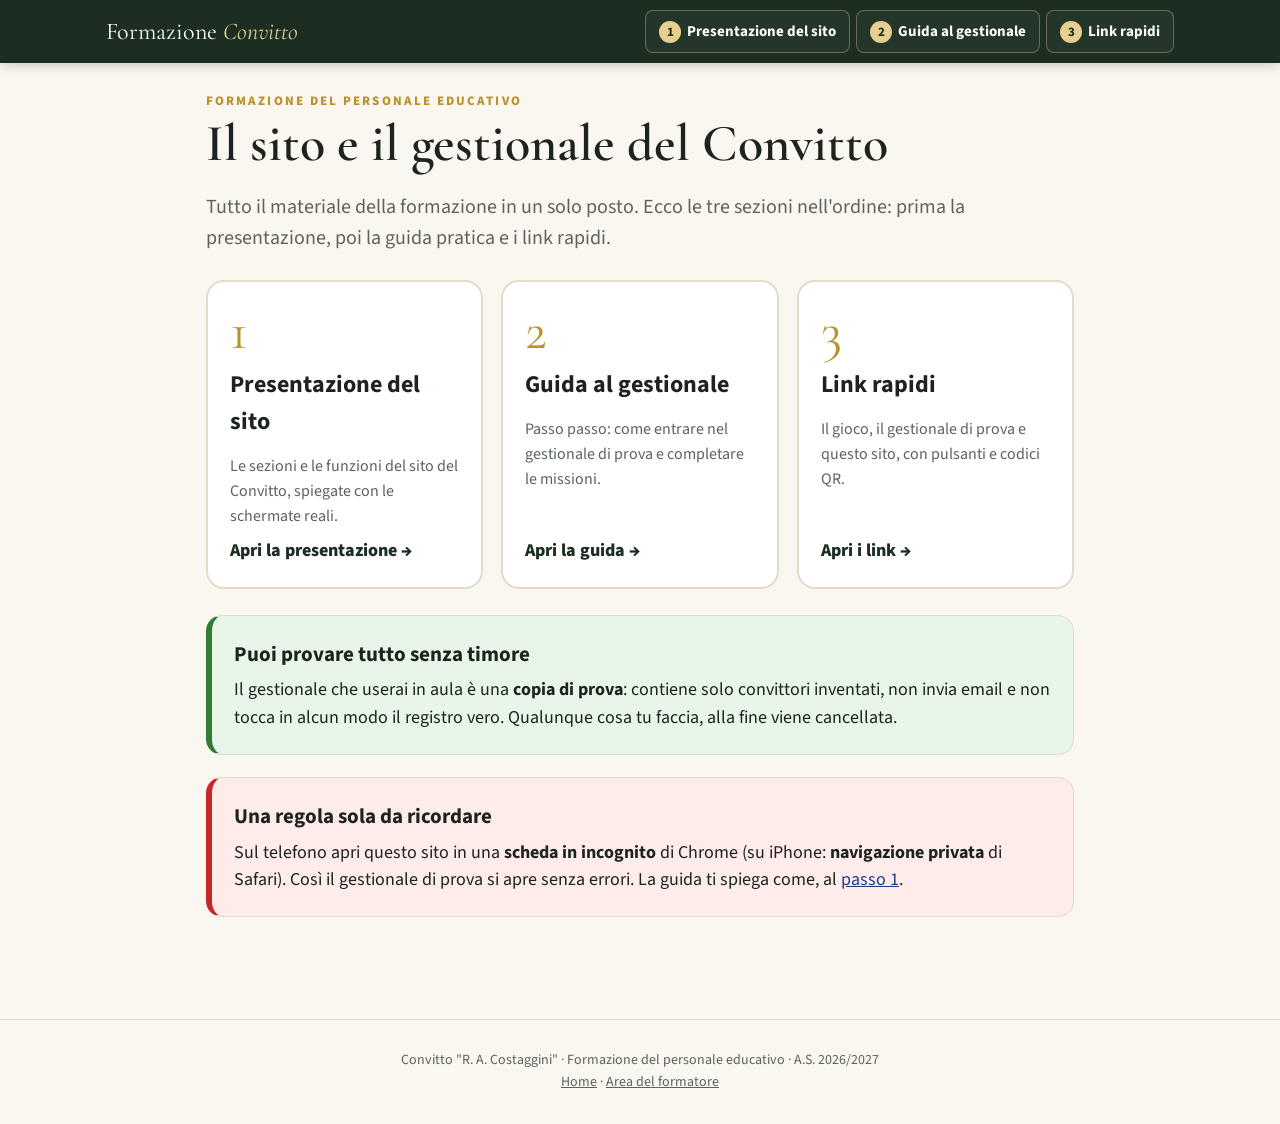
<file: index.html>
<!doctype html>
<html lang="it">
<head>
<meta charset="utf-8">
<meta name="viewport" content="width=device-width, initial-scale=1">
<title>Formazione Convitto</title>
<meta name="robots" content="noindex">
<link rel="preconnect" href="https://fonts.googleapis.com">
<link rel="preconnect" href="https://fonts.gstatic.com" crossorigin>
<link rel="stylesheet" href="https://fonts.googleapis.com/css2?family=Cormorant+Garamond:ital,wght@0,500;0,600;1,500&family=Source+Sans+3:wght@400;600;700;800&display=swap">
<link rel="stylesheet" href="style.css">
</head>
<body>
<header class="top"><div class="top-in">
<a class="logo" href="index.html">Formazione <em>Convitto</em></a>
<nav class="menu" aria-label="Menu principale"><a href="presentazione/" class=""><span class="n">1</span>Presentazione del sito</a><a href="guida.html" class=""><span class="n">2</span>Guida al gestionale</a><a href="link.html" class=""><span class="n">3</span>Link rapidi</a></nav>
</div></header>
<main>

<div class="eyebrow">Formazione del personale educativo</div>
<h1>Il sito e il gestionale del Convitto</h1>
<p class="lead">Tutto il materiale della formazione in un solo posto. Ecco le tre sezioni nell'ordine: prima la presentazione, poi la guida pratica e i link rapidi.</p>

<div class="tiles">
  <a class="tile" href="presentazione/"><span class="big">1</span><h3>Presentazione del sito</h3><p>Le sezioni e le funzioni del sito del Convitto, spiegate con le schermate reali.</p><span class="vai">Apri la presentazione →</span></a>
  <a class="tile" href="guida.html"><span class="big">2</span><h3>Guida al gestionale</h3><p>Passo passo: come entrare nel gestionale di prova e completare le missioni.</p><span class="vai">Apri la guida →</span></a>
  <a class="tile" href="link.html"><span class="big">3</span><h3>Link rapidi</h3><p>Il gioco, il gestionale di prova e questo sito, con pulsanti e codici QR.</p><span class="vai">Apri i link →</span></a>
</div>

<div class="box ok">
  <h3>Puoi provare tutto senza timore</h3>
  <p style="margin:0">Il gestionale che userai in aula è una <b>copia di prova</b>: contiene solo convittori inventati, non invia email e non tocca in alcun modo il registro vero. Qualunque cosa tu faccia, alla fine viene cancellata.</p>
</div>

<div class="box avviso">
  <h3>Una regola sola da ricordare</h3>
  <p style="margin:0">Sul telefono apri questo sito in una <b>scheda in incognito</b> di Chrome (su iPhone: <b>navigazione privata</b> di Safari). Così il gestionale di prova si apre senza errori. La guida ti spiega come, al <a href="guida.html#passo1">passo 1</a>.</p>
</div>

</main>
<footer>Convitto "R. A. Costaggini" · Formazione del personale educativo · A.S. 2026/2027<br>
<a href="index.html">Home</a> · <a href="formatore.html">Area del formatore</a></footer>
<div class="toast" id="toast">Copiato</div>
<script>
document.addEventListener('click',function(e){
  var b=e.target.closest('[data-copia]'); if(!b) return;
  var t=b.getAttribute('data-copia');
  function ok(){var x=document.getElementById('toast');x.classList.add('on');setTimeout(function(){x.classList.remove('on')},1500);}
  if(navigator.clipboard&&navigator.clipboard.writeText){navigator.clipboard.writeText(t).then(ok,function(){prompt('Copia questo indirizzo:',t)});}
  else prompt('Copia questo indirizzo:',t);
});
</script>
</body>
</html>
</file>
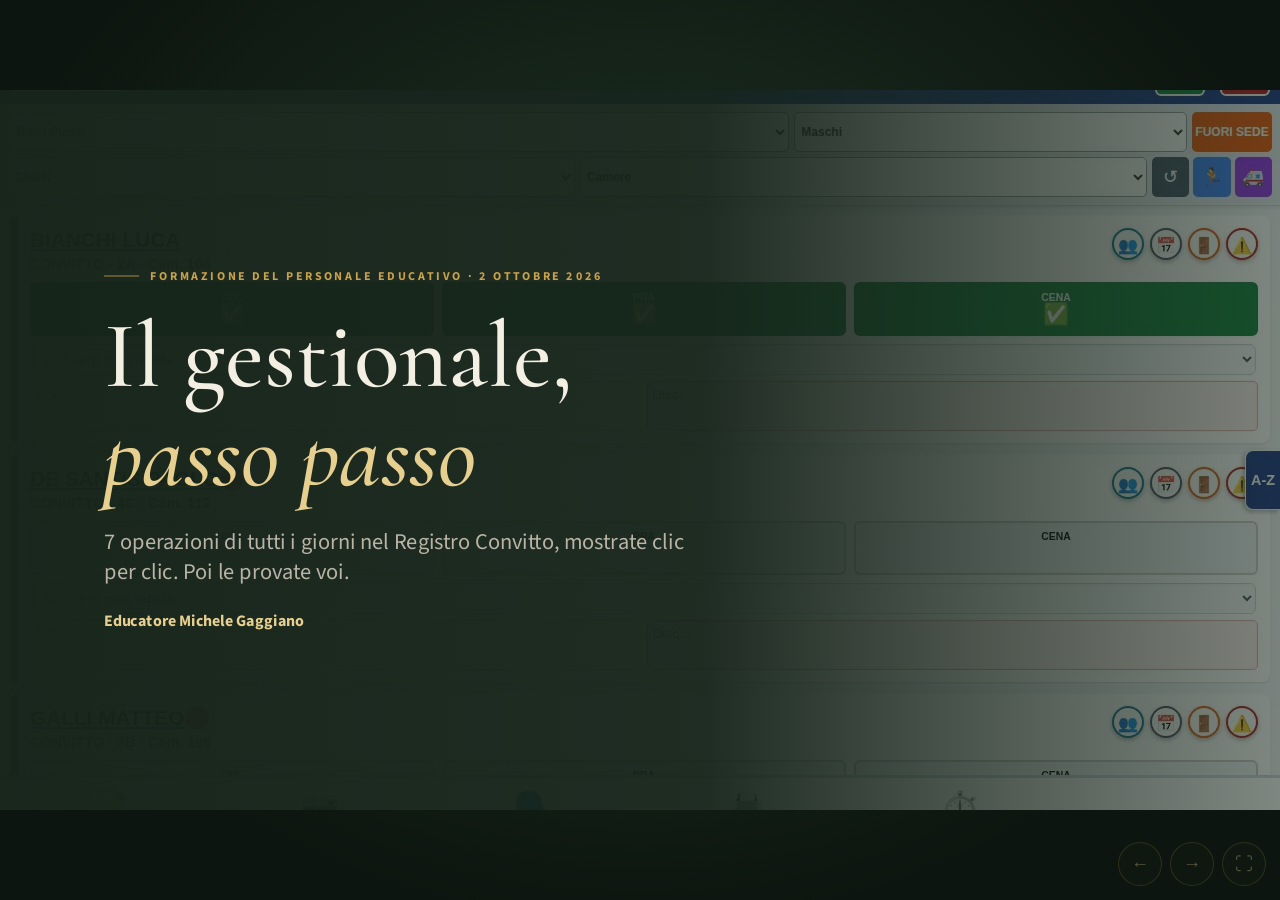
<file: gestionale/index.html>
<!doctype html>
<html lang="it"><head><meta charset="utf-8"><meta name="viewport" content="width=device-width, initial-scale=1"><meta name="robots" content="noindex">
<title>Il gestionale, passo passo</title>
<link rel="preconnect" href="https://fonts.googleapis.com">
<link rel="preconnect" href="https://fonts.gstatic.com" crossorigin>
<link rel="stylesheet" href="https://fonts.googleapis.com/css2?family=Cormorant+Garamond:ital,wght@0,500;0,600;1,500&family=Source+Sans+3:wght@400;600;700;800&display=swap">
<style>
/* Layout: palco 1600x900 scalato; a sinistra lo schermo del gestionale con cursore animato, a destra i passi */
:root{
  --bosco:#16241a; --bosco2:#1f3324; --bosco3:#2c4632;
  --oro:#c9a24a; --oro-chiaro:#e6cf8f; --crema:#f4efe3; --crema-dim:#b9b4a6; --verde:#3fa45b;
  --f-display:"Cormorant Garamond", Georgia, serif;
  --f-testo:"Source Sans 3", "Segoe UI", system-ui, sans-serif;
  color-scheme:dark;
}
[hidden]{display:none!important}
html,body{height:100%}
body{margin:0;background:var(--bosco);color:var(--crema);font-family:var(--f-testo);overflow:hidden;-webkit-font-smoothing:antialiased}
#viewport{position:fixed;inset:0;display:flex;align-items:center;justify-content:center;background:radial-gradient(ellipse at 50% 40%,var(--bosco2),#0c150f 75%)}
#stage{position:relative;width:1600px;height:900px;flex:none;transform-origin:center center;overflow:hidden;background:var(--bosco)}
.slide{position:absolute;inset:0;opacity:0;visibility:hidden;transition:opacity .6s ease,visibility 0s linear .6s}
.slide.on{opacity:1;visibility:visible;transition:opacity .6s ease}
.eyebrow{font-size:15px;font-weight:700;letter-spacing:.22em;text-transform:uppercase;color:var(--oro);display:flex;align-items:center;gap:14px}
.eyebrow::before{content:"";width:44px;height:1px;background:var(--oro)}
h1,h2,h3{font-family:var(--f-display);font-weight:500;margin:0;line-height:1.05;text-wrap:balance}
em{font-style:italic;color:var(--oro-chiaro)}
.rise{opacity:0;transform:translateY(22px);transition:opacity .7s ease,transform .8s cubic-bezier(.2,.7,.2,1)}
.slide.on .rise{opacity:1;transform:none}
.slide.on .d1{transition-delay:.15s}.slide.on .d2{transition-delay:.3s}.slide.on .d3{transition-delay:.45s}.slide.on .d4{transition-delay:.6s}
/* titolo */
.cover{position:absolute;inset:0;padding:120px 130px;display:flex;flex-direction:column;justify-content:center;gap:28px;
  background:linear-gradient(90deg,rgba(22,36,26,.99) 0%,rgba(22,36,26,.96) 55%,rgba(22,36,26,.55) 100%),var(--cover) right center/cover no-repeat}
.cover h1{font-size:118px;max-width:900px}
.cover .lead{font-size:28px;color:var(--crema-dim);max-width:760px;line-height:1.35;margin:0}
.cover .by{font-size:20px;color:var(--oro-chiaro);margin:0}
/* come funziona */
.how{position:absolute;inset:0;padding:110px 130px;display:flex;flex-direction:column;gap:56px}
.how h2{font-size:82px}
.how ol{list-style:none;margin:0;padding:0;display:grid;grid-template-columns:repeat(3,1fr);gap:48px}
.how li{border-top:2px solid var(--oro);padding-top:24px;display:flex;flex-direction:column;gap:12px}
.how li b{font-family:var(--f-display);font-size:40px;font-weight:500;color:var(--oro-chiaro)}
.how li span{font-size:23px;color:var(--crema-dim);line-height:1.4}
.how .note{font-size:20px;color:var(--crema-dim);margin:0}
/* compito */
.task{position:absolute;inset:0;padding:120px 130px;display:flex;flex-direction:column;justify-content:center;gap:34px}
.task .num{position:absolute;right:110px;top:70px;font-family:var(--f-display);font-size:330px;line-height:.8;color:transparent;-webkit-text-stroke:1.5px var(--oro);opacity:.55}
.task h2{font-size:92px;max-width:1050px}
.task .q{font-size:38px;line-height:1.3;max-width:1100px;margin:0;color:var(--crema)}
.task .q b{color:var(--oro-chiaro);font-weight:700}
.task .row{display:flex;gap:18px;align-items:center;flex-wrap:wrap}
.task .apri{display:inline-flex;gap:12px;align-items:center;font-size:22px;font-weight:700;color:var(--oro-chiaro);border:2px solid var(--oro);padding:10px 22px;border-radius:40px;text-decoration:none}
.task .apri:hover,.task .apri:focus-visible{background:rgba(201,162,74,.18);outline:none}
.side .apri{align-self:flex-start;font-size:16px;font-weight:700;color:var(--oro-chiaro);text-decoration:none;border-bottom:1px solid var(--oro)}
.task .think{display:inline-flex;align-self:flex-start;gap:14px;align-items:center;font-size:22px;color:var(--bosco);background:var(--oro-chiaro);padding:12px 22px;border-radius:40px;font-weight:700}
/* passo passo */
.walk{position:absolute;inset:0;padding:46px 40px 70px 46px;display:grid;grid-template-columns:1112px 1fr;gap:34px}
.screen{border-radius:12px;overflow:hidden;background:#fff;box-shadow:0 24px 70px rgba(0,0,0,.55);border:1px solid rgba(201,162,74,.35);align-self:start}
.screen .bar{height:36px;background:#e7e5df;display:flex;align-items:center;gap:8px;padding:0 14px}
.screen .bar i{width:11px;height:11px;border-radius:50%;background:#c9c5bb}
.screen .addr{margin-left:12px;flex:1;height:22px;border-radius:11px;background:#fff;color:#5b6159;font-size:13px;display:flex;align-items:center;padding:0 12px}
.vp{position:relative;width:1110px;height:694px;overflow:hidden;background:#f1f5f9}
.vp img{position:absolute;inset:0;width:100%;height:100%;opacity:0;transition:opacity .45s ease}
.vp img.vis{opacity:1}
.spot{position:absolute;border-radius:8px;box-shadow:0 0 0 2000px rgba(8,14,10,.38),0 0 0 3px var(--oro),0 0 26px rgba(201,162,74,.8);transition:all .8s cubic-bezier(.45,.05,.2,1);pointer-events:none}
.spot.off{opacity:0}
.spot.pulse{animation:pulse 1.2s ease-in-out 2}
@keyframes pulse{50%{box-shadow:0 0 0 2000px rgba(8,14,10,.38),0 0 0 7px var(--oro),0 0 40px rgba(201,162,74,1)}}
.mouse{position:absolute;width:34px;height:40px;left:560px;top:600px;transition:left .9s cubic-bezier(.45,.05,.2,1),top .9s cubic-bezier(.45,.05,.2,1),opacity .3s;pointer-events:none;z-index:5;filter:drop-shadow(0 3px 4px rgba(0,0,0,.45))}
.mouse.off{opacity:0}
.mouse.press{transform:scale(.85)}
.rip{position:absolute;width:20px;height:20px;margin:-10px 0 0 -10px;border-radius:50%;border:3px solid var(--oro);opacity:0;pointer-events:none;z-index:4}
.rip.go{animation:rip .7s ease-out}
@keyframes rip{0%{opacity:1;transform:scale(.4)}100%{opacity:0;transform:scale(3.4)}}
.typ{position:absolute;display:flex;align-items:center;padding:0 10px;background:#fff;color:#111;font:600 17px/1.2 "Source Sans 3",Arial,sans-serif;border:2px solid var(--oro);border-radius:6px;z-index:3;white-space:nowrap;overflow:hidden}
.typ::after{content:"";width:2px;height:20px;background:#111;margin-left:2px;animation:blink .8s steps(1) infinite}
@keyframes blink{50%{opacity:0}}
.sig{position:absolute;z-index:3;pointer-events:none}
.sig path{fill:none;stroke:#1d2a6b;stroke-width:4;stroke-linecap:round;stroke-dasharray:900;stroke-dashoffset:900}
.sig.go path{animation:draw 1.6s ease forwards}
@keyframes draw{to{stroke-dashoffset:0}}
.done{position:absolute;left:24px;top:22px;z-index:6;background:var(--verde);color:#fff;font-weight:800;font-size:24px;padding:10px 22px;border-radius:40px;box-shadow:0 6px 20px rgba(0,0,0,.35);transform:scale(.6);opacity:0;transition:all .45s cubic-bezier(.2,1.4,.4,1)}
.done.on{transform:none;opacity:1}
.side{display:flex;flex-direction:column;gap:14px;min-width:0;padding-top:4px}
.side h3{font-size:42px}
.side .t{font-size:17px;color:var(--crema-dim);line-height:1.4;margin:0}
.side .t b{color:var(--crema)}
.steps{list-style:none;margin:2px 0 0;padding:0;display:flex;flex-direction:column;gap:8px;counter-reset:s}
.steps li{counter-increment:s;position:relative;padding:9px 12px 9px 50px;border-radius:10px;font-size:17.5px;line-height:1.32;color:var(--crema-dim);background:rgba(244,239,227,.04);border:1px solid transparent;transition:all .35s}
.steps li::before{content:counter(s);position:absolute;left:12px;top:8px;width:27px;height:27px;border-radius:50%;display:grid;place-items:center;font-weight:800;font-size:15px;background:rgba(201,162,74,.18);color:var(--oro-chiaro)}
.steps li.cur{color:var(--crema);background:rgba(201,162,74,.14);border-color:rgba(201,162,74,.55)}
.steps li.cur::before{background:var(--oro);color:var(--bosco)}
.steps li.seen::before{content:"✓";background:var(--verde);color:#fff}
.steps li.fin{display:none}
.steps li.fin.show{display:block;color:#d9f2df;background:rgba(63,164,91,.16);border-color:rgba(63,164,91,.6)}
.steps li.fin::before{content:"✓";background:var(--verde);color:#fff}
.steps li b{color:var(--oro-chiaro)}
.steps li.fin b{color:#fff}
.replay{align-self:flex-start;margin-top:auto;border:1px solid rgba(201,162,74,.5);background:none;color:var(--oro-chiaro);font:700 16px var(--f-testo);padding:9px 16px;border-radius:30px;cursor:pointer}
.replay:focus-visible,.ctl button:focus-visible{outline:3px solid var(--oro);outline-offset:2px}
/* chiusura */
.end{position:absolute;inset:0;padding:110px 130px;display:flex;flex-direction:column;justify-content:center;gap:34px}
.end h2{font-size:104px}
.end ol{margin:0;padding:0;list-style:none;display:flex;flex-direction:column;gap:16px;max-width:1150px}
.end li{font-size:28px;line-height:1.35;display:grid;grid-template-columns:52px 1fr;align-items:baseline}
.end li span{font-family:var(--f-display);font-size:40px;color:var(--oro)}
.end li code{font-family:Consolas,monospace;background:rgba(244,239,227,.1);color:var(--oro-chiaro);padding:2px 10px;border-radius:6px;font-size:25px}
/* hud */
#hud{position:absolute;left:46px;right:46px;bottom:22px;display:flex;justify-content:space-between;font-size:15px;color:var(--crema-dim);letter-spacing:.06em;pointer-events:none;transition:opacity .4s}
#prog{position:absolute;left:0;bottom:0;height:3px;background:var(--oro);transition:width .5s}
.ctl{position:fixed;right:14px;bottom:calc(14px + env(safe-area-inset-bottom,0px));display:flex;gap:8px;z-index:10;opacity:.35;transition:opacity .3s}
.ctl:hover,.ctl:focus-within{opacity:1}
.ctl button{width:44px;height:44px;border-radius:50%;border:1px solid rgba(201,162,74,.5);background:rgba(22,36,26,.85);color:var(--oro-chiaro);font-size:18px;cursor:pointer}
@media (prefers-reduced-motion:reduce){*{transition-duration:.01s!important;animation-duration:.01s!important}}
</style>
</head><body>

<div id="viewport"><div id="stage" aria-live="polite"></div></div>
<div class="ctl" role="toolbar" aria-label="Comandi">
  <button id="b-prev" type="button" aria-label="Indietro">&#8592;</button>
  <button id="b-next" type="button" aria-label="Avanti">&#8594;</button>
  <button id="b-full" type="button" aria-label="Schermo intero">&#9974;</button>
</div>

<script>
var GUIDE=[{"id": 1, "t": "Entrare e trovare un convittore", "task": "Entra nel gestionale di prova e porta sullo schermo il convittore <b>MARINI ANDREA</b>.", "steps": [{"img": "g1a", "box": [470, 330, 340, 52], "act": "type", "text": "corsista04", "cap": "Scrivi il <b>nome utente</b> del tuo cartellino."}, {"img": "g1b", "box": [470, 397, 340, 52], "act": "type", "text": "••••••••", "cap": "Scrivi la <b>password</b>: maiuscola iniziale e trattino, come sul cartellino."}, {"img": "g1c", "box": [470, 510, 340, 51], "act": "click", "cap": "Clicca <b>ENTRA</b>."}, {"img": "g1d", "box": [794, 69, 393, 40], "act": "look", "cap": "Si apre l'elenco dei convittori. Qui scegli <b>Maschi</b> o <b>Femmine</b>."}, {"img": "g1e", "box": [1245, 400, 35, 60], "act": "click", "cap": "Per arrivare subito a un cognome, clicca la linguetta <b>A-Z</b> sul bordo destro."}, {"img": "g1f", "box": [1192, 281, 41, 29], "act": "click", "cap": "Clicca l'<b>iniziale del cognome</b>: per MARINI, la lettera M."}], "fine": {"img": "g1z", "cap": "Ecco MARINI ANDREA in cima all'elenco."}}, {"id": 2, "t": "Segnare i pasti", "task": "Registra <b>colazione, pranzo e cena</b> di BIANCHI LUCA.", "steps": [{"img": "g2a", "box": [30, 239, 404, 54], "act": "click", "cap": "Il ragazzo è a colazione: clicca il riquadro <b>COL</b>."}, {"img": "g2b", "box": [1155, 8, 50, 38], "act": "look", "cap": "Il riquadro diventa <b>verde</b>. In alto la clessidra, poi il <b>dischetto</b>: il salvataggio è automatico."}, {"img": "g2c", "box": [442, 232, 404, 54], "act": "click", "cap": "Allo stesso modo il <b>pranzo</b> (PRA)…"}, {"img": "g2d", "box": [854, 232, 404, 54], "act": "click", "cap": "…e la <b>cena</b>. Un secondo clic toglie la spunta, se hai sbagliato."}], "fine": {"img": "g2z", "cap": "Tre riquadri verdi: pasti registrati e salvati."}}, {"id": 3, "t": "Le note: rapida e scritta", "task": "GALLI MATTEO non si presenta: segnalalo <b>Assente</b>. MARINI ANDREA invece disturba in sala studio: scrivi una <b>nota disciplinare</b>.", "steps": [{"img": "g3a", "box": [32, 291, 1224, 31], "act": "click", "cap": "Apri il menu <b>Scegli nota rapida…</b> sotto i pasti."}, {"img": "g3b", "box": [39, 383, 1210, 17], "act": "click", "cap": "Scegli <b>🔴 Assente</b>."}, {"img": "g3c", "box": [647, 567, 612, 50], "act": "type", "text": "Disturba durante lo studio", "cap": "La nota \"Assente\" compare nel campo giallo di GALLI. Ora MARINI ANDREA: scrivi il fatto nel suo campo rosa <b>Disc.</b>"}], "fine": {"img": "g3z", "cap": "Due note diverse su due ragazzi diversi, salvate: le leggono anche i colleghi del turno dopo."}}, {"id": 4, "t": "Uscita anticipata", "task": "La mamma di DE SANTIS PAOLO lo viene a prendere alle <b>15:30</b>: registra l'uscita.", "steps": [{"img": "g4a", "box": [1188, 424, 32, 32], "act": "click", "cap": "Clicca la <b>porta arancione</b> 🚪 accanto al nome."}, {"img": "g4b", "box": [490, 252, 300, 40], "act": "type", "text": "15:30", "cap": "Scrivi l'<b>orario</b> di uscita."}, {"img": "g4c", "box": [496, 335, 293, 17], "act": "click", "cap": "In <b>Ritirato da</b> scegli chi viene a prenderlo."}, {"img": "g4d", "box": [490, 407, 300, 150], "act": "draw", "cap": "Fai <b>firmare</b> il genitore nel riquadro, con il dito o con il mouse."}, {"img": "g4e", "box": [490, 576, 300, 51], "act": "click", "cap": "Clicca <b>CONFERMA USCITA</b>."}], "fine": {"img": "g4z", "cap": "Uscita registrata, con orario e firma."}}, {"id": 5, "t": "Assenza prolungata", "task": "BIANCHI LUCA va in <b>gita dal 5 al 7 ottobre</b>: registra l'assenza.", "steps": [{"img": "g5a", "box": [1150, 185, 32, 32], "act": "click", "cap": "Clicca il <b>calendario</b> 📅 accanto al nome."}, {"img": "g5b", "box": [490, 312, 300, 40], "act": "type", "text": "05/10/2026", "cap": "Scegli il giorno di partenza in <b>Dal</b>."}, {"img": "g5c", "box": [490, 380, 300, 40], "act": "type", "text": "07/10/2026", "cap": "Scegli il giorno di rientro in <b>Al</b>."}, {"img": "g5d", "box": [496, 418, 293, 18], "act": "click", "cap": "In <b>Motivo</b> scegli <b>Gita scolastica</b>."}, {"img": "g5e", "box": [490, 503, 300, 51], "act": "click", "cap": "Clicca <b>CONFERMA ASSENZA</b>."}], "fine": {"img": "g5z", "cap": "Assenza registrata: nei giorni indicati il ragazzo risulta fuori, con il motivo."}}, {"id": 6, "t": "Il semaforo del comportamento", "task": "Controllo camere: DE SANTIS PAOLO ha la camera in disordine. Dagli il <b>semaforo rosso</b> sul decoro.", "steps": [{"img": "g6a", "box": [30, 424, 195, 26], "act": "click", "cap": "Clicca il <b>nome</b> del convittore: si apre la sua scheda."}, {"img": "g6b", "box": [548, 304, 76, 35], "act": "click", "cap": "Si apre la scheda. In <b>Valutazione giornaliera</b>, sotto <b>Decoro camera</b>, clicca il colore: qui il <b>rosso</b>."}], "fine": {"img": "g6z", "cap": "Valutazione registrata con il tuo nome. Si chiude la scheda con la X."}}, {"id": 7, "t": "Registrare un colloquio", "task": "La mamma di GALLI MATTEO ha telefonato: <b>registra il colloquio</b>.", "steps": [{"img": "g7a", "box": [427, 728, 213, 72], "act": "click", "cap": "In basso clicca <b>Colloqui</b>."}, {"img": "g7b", "box": [412, 175, 222, 19], "act": "click", "cap": "Scegli il convittore dall'elenco: <b>GALLI MATTEO</b>."}, {"img": "g7c", "box": [403, 205, 236, 51], "act": "click", "cap": "La mamma ha telefonato a te: <b>ENTRATA</b>."}, {"img": "g7d", "box": [403, 263, 236, 51], "act": "click", "cap": "Con chi hai parlato? <b>FAMIGLIA</b>."}, {"img": "g7e", "box": [405, 401, 470, 85], "act": "type", "text": "La mamma chiede se domani ha il rientro anticipato.", "cap": "Scrivi in breve il <b>contenuto</b> della telefonata."}, {"img": "g7f", "box": [405, 500, 470, 53], "act": "click", "cap": "Clicca <b>SALVA NOTA</b>."}], "fine": {"img": "g7z", "cap": "Il colloquio compare nello storico Famiglia del ragazzo."}}];
(function(){
var stage=document.getElementById('stage');
var IMG=function(n){return 'img/'+n+'.webp';};
var SC=1110/1280;
var TOT=GUIDE.length;
var PROVA='https://convitto-costaggini.github.io/formazione/prova';
function APRI(c){return '<a class="'+c+'" href="'+PROVA+'" target="_blank" rel="noopener">Apri il gestionale di prova ↗</a>';}
var S=[{t:'cover'},{t:'how'}];
GUIDE.forEach(function(g){S.push({t:'task',g:g});S.push({t:'walk',g:g});});
S.push({t:'end'});
var els=[],idx=0,step=0,timers=[];
function nsteps(s){return s.t==='walk'?s.g.steps.length+1:1;}
function build(s){
  var d=document.createElement('section');d.className='slide';var h='';
  if(s.t==='cover'){
    h='<div class="cover" style="--cover:url('+IMG('g2z')+')"><div class="eyebrow rise">Formazione del personale educativo · 2 ottobre 2026</div>'+
      '<h1 class="rise d1">Il gestionale, <em>passo passo</em></h1>'+
      '<p class="lead rise d2">'+TOT+' operazioni di tutti i giorni nel Registro Convitto, mostrate clic per clic. Poi le provate voi.</p>'+
      '<p class="by rise d3"><b>Educatore Michele Gaggiano</b></p></div>';
  } else if(s.t==='how'){
    h='<div class="how"><div class="eyebrow rise">Come funziona</div><h2 class="rise d1">Prima guardiamo, <em>poi proviamo</em></h2>'+
      '<ol><li class="rise d2"><b>Il compito</b><span>Leggiamo insieme cosa c\'è da fare, come succede in un turno vero.</span></li>'+
      '<li class="rise d3"><b>Dove clicchereste?</b><span>Un momento per pensarci, o per dirlo ad alta voce.</span></li>'+
      '<li class="rise d4"><b>La soluzione</b><span>Il cursore mostra dove cliccare e cosa scrivere, un passo alla volta.</span></li></ol>'+
      '<p class="note rise d4">Le schermate vengono dal gestionale di prova: i nomi dei ragazzi sono inventati.</p></div>';
  } else if(s.t==='task'){
    h='<div class="task"><div class="num rise">'+s.g.id+'</div><div class="eyebrow rise">Operazione guidata '+s.g.id+' di '+TOT+'</div>'+
      '<h2 class="rise d1">'+s.g.t+'</h2><p class="q rise d2">'+s.g.task+'</p><div class="row rise d3"><div class="think">Dove clicchereste?</div>'+APRI('apri')+'</div></div>';
  } else if(s.t==='walk'){
    var li=s.g.steps.map(function(x){return '<li>'+x.cap+'</li>';}).join('')+'<li class="fin">'+s.g.fine.cap+'</li>';
    h='<div class="walk"><div class="screen"><div class="bar"><i></i><i></i><i></i><div class="addr">Registro Convitto · gestionale di prova</div></div>'+
      '<div class="vp"><img alt="" class="a"><img alt="" class="b"><div class="spot off"></div><div class="typ" hidden></div>'+
      '<svg class="sig" hidden viewBox="0 0 300 150" preserveAspectRatio="none"><path d="M30 95 C55 40 75 40 90 85 S120 130 140 80 S175 30 195 80 S235 120 270 70"/></svg>'+
      '<div class="rip"></div><svg class="mouse off" viewBox="0 0 34 40" aria-hidden="true"><path d="M3 2 L3 32 L11 25 L17 38 L23 35 L17 23 L28 23 Z" fill="#fff" stroke="#111" stroke-width="2" stroke-linejoin="round"/></svg>'+
      '<div class="done">✓ Fatto</div></div></div>'+
      '<div class="side"><div class="eyebrow">Operazione '+s.g.id+' di '+TOT+'</div><h3>'+s.g.t+'</h3><p class="t">'+s.g.task+'</p><ol class="steps">'+li+'</ol>'+
      APRI('apri')+'<button type="button" class="replay">↻ Rivedi il passo</button></div></div>';
  } else if(s.t==='end'){
    h='<div class="end"><div class="eyebrow rise">Adesso tocca a voi</div><h2 class="rise d1">Missione <em>Convitto</em></h2><ol>'+
      '<li class="rise d2"><span>1</span><div>Prendete il vostro cartellino e aprite Chrome: <code>convitto-costaggini.github.io/formazione/prova</code></div></li>'+
      '<li class="rise d3"><span>2</span><div>Entrate con nome utente e password del cartellino.</div></li>'+
      '<li class="rise d3"><span>3</span><div>Lavorate sui vostri 3 convittori: le missioni sono quelle che avete appena visto.</div></li>'+
      '<li class="rise d4"><span>4</span><div>I punti compaiono da soli sullo schermo grande. Occhio agli imprevisti.</div></li></ol></div>';
  }
  d.innerHTML=h;stage.appendChild(d);
  if(s.t==='walk'){d.querySelector('.replay').addEventListener('click',function(e){e.stopPropagation();renderWalk(d,s,step,true);});}
  return d;
}
S.forEach(function(s){els.push(build(s));});
var hud=document.createElement('div');hud.id='hud';hud.innerHTML='<span class="l"></span><span class="r"></span>';stage.appendChild(hud);
var prog=document.createElement('div');prog.id='prog';stage.appendChild(prog);

function clear(){timers.forEach(clearTimeout);timers=[];}
function later(f,ms){timers.push(setTimeout(f,ms));}
function px(b){return {x:b[0]*SC,y:b[1]*SC,w:b[2]*SC,h:b[3]*SC};}
function renderWalk(d,s,k,replay){
  clear();
  var g=s.g,n=g.steps.length,vp=d.querySelector('.vp');
  var A=vp.querySelector('img.a'),B=vp.querySelector('img.b');
  var spot=vp.querySelector('.spot'),cur=vp.querySelector('.mouse'),rip=vp.querySelector('.rip'),typ=vp.querySelector('.typ'),sig=vp.querySelector('.sig'),done=vp.querySelector('.done');
  var st=k<n?g.steps[k]:null,src=IMG(st?st.img:g.fine.img);
  var vis=A.classList.contains('vis')?A:B,hid=vis===A?B:A;
  if(!vis.getAttribute('src')||vis.getAttribute('src').indexOf(src)<0){hid.src=src;hid.classList.add('vis');vis.classList.remove('vis');}
  typ.hidden=true;sig.hidden=true;sig.classList.remove('go');rip.classList.remove('go');spot.classList.remove('pulse');
  done.classList.toggle('on',!st);
  d.querySelectorAll('.steps li').forEach(function(li,i){
    li.classList.toggle('cur',i===k&&i<n);li.classList.toggle('seen',i<k&&i<n);
    if(li.classList.contains('fin')) li.classList.toggle('show',k>=n);
  });
  if(!st){spot.classList.add('off');cur.classList.add('off');return;}
  var b=px(st.box),pad=6;
  spot.classList.remove('off');
  spot.style.left=(b.x-pad)+'px';spot.style.top=(b.y-pad)+'px';spot.style.width=(b.w+2*pad)+'px';spot.style.height=(b.h+2*pad)+'px';
  var cx=b.x+Math.min(b.w/2,b.w-6),cy=b.y+b.h/2;
  if(st.act==='look'){cur.classList.add('off');later(function(){spot.classList.add('pulse');},700);return;}
  if(cur.classList.contains('off')){cur.style.transition='none';cur.style.left=(cx+120)+'px';cur.style.top=(cy+90)+'px';void cur.offsetWidth;cur.style.transition='';cur.classList.remove('off');}
  if(st.act==='draw'){cx=b.x+30*SC;cy=b.y+b.h*.63;}
  later(function(){cur.style.left=cx+'px';cur.style.top=cy+'px';},60);
  later(function(){
    if(st.act==='click'){rip.style.left=cx+'px';rip.style.top=cy+'px';void rip.offsetWidth;rip.classList.add('go');cur.classList.add('press');later(function(){cur.classList.remove('press');},180);}
    else if(st.act==='type'){
      typ.style.left=b.x+'px';typ.style.top=b.y+'px';typ.style.width=b.w+'px';typ.style.height=b.h+'px';typ.textContent='';typ.hidden=false;
      var txt=st.text||'',i=0;(function tick(){if(i<=txt.length){typ.textContent=txt.slice(0,i);i++;later(tick,txt.length>20?38:85);}})();
    }
    else if(st.act==='draw'){
      sig.style.left=b.x+'px';sig.style.top=b.y+'px';sig.style.width=b.w+'px';sig.style.height=b.h+'px';sig.hidden=false;void sig.offsetWidth;sig.classList.add('go');
      later(function(){cur.style.transition='left 1.5s ease, top 1.5s ease';cur.style.left=(b.x+b.w*.88)+'px';cur.style.top=(b.y+b.h*.45)+'px';later(function(){cur.style.transition='';},1600);},50);
    }
  },1000);
}
function render(){
  clear();
  els.forEach(function(e,i){e.classList.toggle('on',i===idx);e.setAttribute('aria-hidden',i===idx?'false':'true');});
  var s=S[idx];
  if(s.t==='walk') renderWalk(els[idx],s,step);
  hud.style.opacity=(s.t==='cover')?0:1;
  hud.querySelector('.l').textContent=(s.g?('Operazione '+s.g.id+' · '+s.g.t.replace(/<[^>]+>/g,'')):'Il gestionale, passo passo');
  hud.querySelector('.r').textContent=(idx+1)+' / '+S.length;
  prog.style.width=((idx+step/nsteps(s))/(S.length-1)*100)+'%';
}
function next(){var s=S[idx];if(step<nsteps(s)-1){step++;render();}else if(idx<S.length-1){idx++;step=0;render();}}
function prev(){if(step>0){step--;render();}else if(idx>0){idx--;step=nsteps(S[idx])-1;render();}}
document.addEventListener('keydown',function(e){
  if(e.key==='ArrowRight'||e.key===' '||e.key==='PageDown'){e.preventDefault();next();}
  else if(e.key==='ArrowLeft'||e.key==='PageUp'){e.preventDefault();prev();}
  else if(e.key==='f'||e.key==='F'){full();}
  else if(e.key==='r'||e.key==='R'){if(S[idx].t==='walk')renderWalk(els[idx],S[idx],step,true);}
});
stage.addEventListener('click',function(e){if(e.target.closest('button,a'))return;next();});
document.getElementById('b-next').addEventListener('click',next);
document.getElementById('b-prev').addEventListener('click',prev);
function full(){try{if(!document.fullscreenElement)document.documentElement.requestFullscreen().catch(function(){});else document.exitFullscreen();}catch(e){}}
document.getElementById('b-full').addEventListener('click',full);
function fit(){var k=Math.min(window.innerWidth/1600,window.innerHeight/900);stage.style.transform='scale('+k+')';}
window.addEventListener('resize',fit);fit();
render();
})();
</script>

</body></html>
</file>
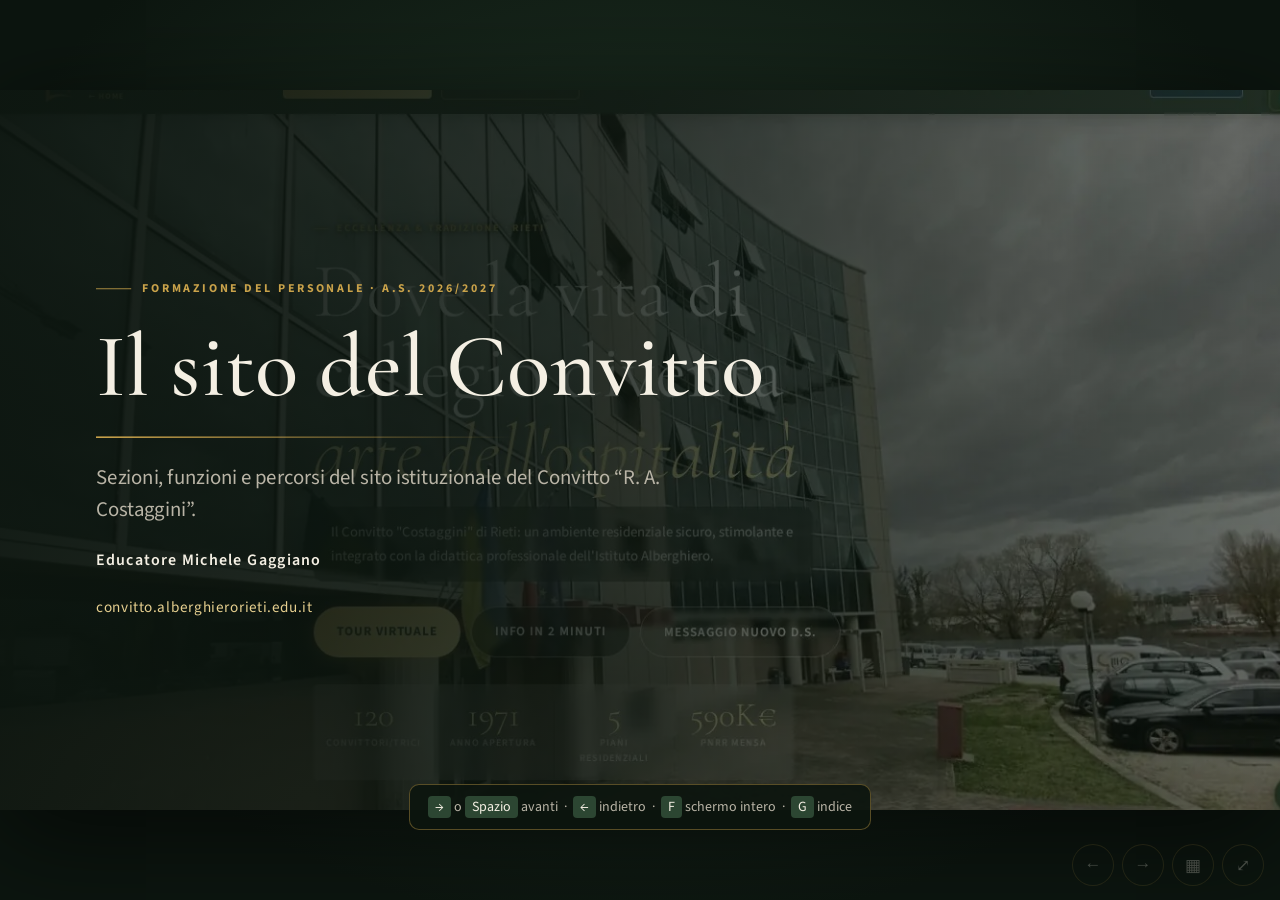
<file: presentazione/index.html>
<!doctype html>
<html lang="it">
<head>
<meta charset="utf-8">
<meta name="viewport" content="width=device-width, initial-scale=1">
<meta name="robots" content="noindex">
<title>Il sito del Convitto · Presentazione</title>
<link rel="preconnect" href="https://fonts.googleapis.com">
<link rel="preconnect" href="https://fonts.gstatic.com" crossorigin>
<link rel="stylesheet" href="https://fonts.googleapis.com/css2?family=Cormorant+Garamond:ital,wght@0,400;0,500;0,600;1,400;1,500&family=Source+Sans+3:wght@400;600;700&display=swap">
<style>
/* Layout: palcoscenico 16:9 (1600x900 logici) scalato a tutto schermo; ogni slide è una "inquadratura" con camera che zooma sugli screenshot reali del sito. Tema unico scuro, pensato per il proiettore, nei colori istituzionali del sito (bosco + oro). */
:root{
  --bosco:#16241a; --bosco2:#1f3324; --bosco3:#2c4632;
  --oro:#c9a24a; --oro-chiaro:#e6cf8f; --crema:#f4efe3; --crema-dim:#b9b4a6;
  --ombra:rgba(6,12,8,.72);
  --f-display:"Cormorant Garamond", "Iowan Old Style", Georgia, serif;
  --f-testo:"Source Sans 3", "Segoe UI", system-ui, sans-serif;
  color-scheme:dark;
}
html,body{height:100%;}
[hidden]{display:none!important;}
body{margin:0;background:var(--bosco);color:var(--crema);font-family:var(--f-testo);overflow:hidden;-webkit-font-smoothing:antialiased;}
#viewport{position:fixed;inset:0;display:flex;align-items:center;justify-content:center;background:radial-gradient(ellipse at 50% 40%,var(--bosco2),#0c150f 75%);}
#stage{position:relative;width:1600px;height:900px;transform-origin:center center;flex:none;overflow:hidden;background:var(--bosco);box-shadow:0 30px 120px rgba(0,0,0,.6);}
.slide{position:absolute;inset:0;opacity:0;visibility:hidden;transition:opacity .7s ease, transform .9s cubic-bezier(.2,.7,.2,1), visibility 0s linear .7s;transform:scale(1.04);}
.slide.on{opacity:1;visibility:visible;transform:none;transition:opacity .7s ease, transform .9s cubic-bezier(.2,.7,.2,1), visibility 0s;}
.slide.out{transform:scale(.97);}

/* tipografia */
.eyebrow{font-size:15px;font-weight:700;letter-spacing:.22em;text-transform:uppercase;color:var(--oro);display:flex;align-items:center;gap:14px;}
.eyebrow::before{content:"";width:44px;height:1px;background:var(--oro);}
h1,h2,h3{font-family:var(--f-display);font-weight:500;margin:0;text-wrap:balance;line-height:1.02;}
h1{font-size:112px;}
h2{font-size:64px;}
h3{font-size:34px;}
em{font-style:italic;color:var(--oro-chiaro);}
p{margin:0;line-height:1.5;}
.lead{font-size:26px;color:var(--crema-dim);max-width:30em;}

/* entrate a cascata */
.rise{opacity:0;transform:translateY(26px);transition:opacity .8s ease, transform .9s cubic-bezier(.2,.7,.2,1);}
.slide.on .rise{opacity:1;transform:none;}
.slide.on .rise.d1{transition-delay:.15s}.slide.on .rise.d2{transition-delay:.3s}.slide.on .rise.d3{transition-delay:.45s}.slide.on .rise.d4{transition-delay:.6s}.slide.on .rise.d5{transition-delay:.75s}.slide.on .rise.d6{transition-delay:.9s}

/* TITOLO */
.bgimg{position:absolute;inset:-4%;background-size:cover;background-position:center;filter:saturate(.8);}
.slide.on .bgimg.kb{animation:kb 22s ease-in-out infinite alternate;}
@keyframes kb{from{transform:scale(1) translate(0,0)}to{transform:scale(1.14) translate(-2%,-1.5%)}}
.veil{position:absolute;inset:0;background:linear-gradient(100deg,rgba(12,21,15,.96) 0%,rgba(12,21,15,.82) 45%,rgba(12,21,15,.35) 100%);}
.title-wrap{position:absolute;left:120px;top:0;bottom:0;display:flex;flex-direction:column;justify-content:center;gap:30px;max-width:980px;}
.title-wrap h1 span{display:inline-block;opacity:0;transform:translateY(40px) rotate(2deg);transition:opacity .9s ease, transform 1s cubic-bezier(.2,.7,.2,1);}
.slide.on .title-wrap h1 span{opacity:1;transform:none;}
.goldline{height:2px;width:0;background:linear-gradient(90deg,var(--oro),transparent);transition:width 1.6s cubic-bezier(.2,.7,.2,1) .6s;}
.slide.on .goldline{width:520px;}
.byline{font-size:20px;letter-spacing:.08em;color:var(--crema-dim);}
.byline b{color:var(--crema);font-weight:600;}
.url{font-family:var(--f-testo);font-size:19px;color:var(--oro-chiaro);letter-spacing:.04em;}

/* CAPITOLO */
.chap{position:absolute;inset:0;display:grid;grid-template-columns:520px 1fr;align-items:center;padding:0 120px;gap:40px;}
.chap .num{font-family:var(--f-display);font-size:360px;line-height:.8;color:transparent;-webkit-text-stroke:1.5px var(--oro);opacity:0;transform:translateX(-60px);transition:all 1.1s cubic-bezier(.2,.7,.2,1);}
.slide.on .chap .num{opacity:.9;transform:none;}
.chap .txt{display:flex;flex-direction:column;gap:22px;}
.chap h2{font-size:96px;}
.bgimg.dim{filter:blur(7px) saturate(.5) brightness(.3);}

/* SCHERMATA (shot) */
.shot{position:absolute;inset:0;display:grid;grid-template-columns:1010px 1fr;gap:44px;padding:56px 56px 60px 64px;align-items:center;}
.side{max-height:780px;}
.browser{position:relative;width:1010px;border-radius:14px;overflow:hidden;background:#0c150f;box-shadow:0 40px 90px rgba(0,0,0,.55),0 0 0 1px rgba(201,162,74,.25);}
.bar{height:38px;display:flex;align-items:center;gap:8px;padding:0 16px;background:#233a29;}
.bar i{width:11px;height:11px;border-radius:50%;background:#48604e;display:block;}
.bar .addr{margin-left:14px;flex:1;height:22px;border-radius:11px;background:#16241a;font-size:12.5px;color:var(--crema-dim);display:flex;align-items:center;padding:0 12px;letter-spacing:.02em;}
.vp{position:relative;width:1010px;height:631px;overflow:hidden;}
.cam{position:absolute;left:0;top:0;width:1440px;height:900px;transform-origin:0 0;transition:transform 1.4s cubic-bezier(.45,.05,.2,1);}
.cam img{width:1440px;height:900px;display:block;}
.spot{position:absolute;border-radius:10px;box-shadow:0 0 0 3000px rgba(6,12,8,.58),0 0 0 2px var(--oro),0 0 30px rgba(201,162,74,.55);transition:all 1.4s cubic-bezier(.45,.05,.2,1);pointer-events:none;}
.spot.off{box-shadow:0 0 0 3000px rgba(6,12,8,0),0 0 0 2px rgba(201,162,74,0);}
.spot::after{content:"";position:absolute;inset:-2px;border-radius:12px;border:2px solid var(--oro);opacity:0;}
.spot.pulse::after{animation:pulse 1.6s ease-out 1.3s 2;}
@keyframes pulse{0%{opacity:.9;transform:scale(1)}100%{opacity:0;transform:scale(1.08)}}
.side{display:flex;flex-direction:column;gap:22px;min-width:0;}
.side h2{font-size:50px;}
.steps{list-style:none;margin:4px 0 0;padding:0;display:flex;flex-direction:column;gap:6px;}
.steps li{font-size:18.5px;line-height:1.4;color:var(--crema-dim);padding:8px 0 8px 18px;border-left:2px solid rgba(201,162,74,.18);opacity:.28;transform:translateX(10px);transition:all .6s ease;}
.steps li b{color:var(--crema);font-weight:600;}
.steps li.seen{opacity:.55;transform:none;}
.steps li.cur{opacity:1;transform:none;border-left-color:var(--oro);color:var(--crema);}
.steps li.cur b{color:var(--oro-chiaro);}

/* MOSAICO */
.mosaic{position:absolute;inset:0;padding:64px 80px;display:flex;flex-direction:column;gap:28px;}
.tiles{display:grid;gap:26px;flex:1;min-height:0;perspective:1600px;}
.tiles.c4{grid-template-columns:repeat(2,1fr);}
.tiles.c6{grid-template-columns:repeat(3,1fr);}
.tile{position:relative;border-radius:12px;overflow:hidden;background:#0c150f;box-shadow:0 20px 50px rgba(0,0,0,.45),0 0 0 1px rgba(201,162,74,.2);opacity:0;transform:translateY(60px) rotateX(18deg);transition:opacity .8s ease, transform 1s cubic-bezier(.2,.7,.2,1);}
.slide.on .tile{opacity:1;transform:none;}
.tile img{width:100%;height:100%;object-fit:cover;object-position:top;display:block;transition:transform 6s ease;}
.tile:hover img{transform:scale(1.08);}
.tile figcaption{position:absolute;left:0;right:0;bottom:0;padding:40px 18px 14px;background:linear-gradient(transparent,rgba(8,14,10,.94));font-size:17px;line-height:1.35;color:var(--crema);}
.tile figcaption b{display:block;font-family:var(--f-display);font-size:26px;font-weight:500;color:var(--oro-chiaro);}

/* TELEFONI */
.phones{position:absolute;inset:0;padding:56px 80px 64px;display:flex;flex-direction:column;gap:18px;}
.prow{display:flex;justify-content:center;gap:38px;flex:1;align-items:center;}
.phone{width:262px;border-radius:40px;padding:12px;background:#0b110d;box-shadow:0 30px 70px rgba(0,0,0,.6),0 0 0 1.5px #3c5442;opacity:0;transform:translateY(90px);transition:opacity .9s ease, transform 1.1s cubic-bezier(.2,.7,.2,1);}
.slide.on .phone{opacity:1;transform:none;}
.phone .scr{border-radius:30px;overflow:hidden;height:540px;}
.phone img{width:100%;display:block;}
.phone.scroll img{animation:none;}
.slide.on .phone.scroll img{animation:pscroll 14s ease-in-out 1.5s infinite alternate;}
@keyframes pscroll{from{transform:translateY(0)}to{transform:translateY(-10%)}}
.phone .cap{font-size:16px;color:var(--crema-dim);text-align:center;margin-top:14px;}

/* CONFRONTO */
.compare{position:absolute;inset:0;padding:60px 80px;display:grid;grid-template-columns:1fr 420px;gap:50px;align-items:center;}
.cmp{position:relative;width:1000px;height:625px;border-radius:14px;overflow:hidden;box-shadow:0 40px 90px rgba(0,0,0,.55),0 0 0 1px rgba(201,162,74,.25);cursor:ew-resize;touch-action:none;}
.cmp img{position:absolute;inset:0;width:100%;height:100%;object-fit:cover;object-position:top left;}
.cmp .after{clip-path:inset(0 0 0 50%);}
.cmp .handle{position:absolute;top:0;bottom:0;left:50%;width:3px;background:var(--oro);transform:translateX(-1.5px);}
.cmp .handle::after{content:"◀ ▶";position:absolute;top:50%;left:50%;transform:translate(-50%,-50%);background:var(--oro);color:var(--bosco);font-size:13px;font-weight:700;padding:10px 12px;border-radius:30px;white-space:nowrap;}
.cmp .lab{position:absolute;top:16px;font-size:13px;font-weight:700;letter-spacing:.14em;text-transform:uppercase;background:rgba(8,14,10,.8);padding:6px 12px;border-radius:4px;}
.cmp .lab.l{left:16px}.cmp .lab.r{right:16px;color:var(--oro-chiaro);}

/* TESTO a schede */
.cards{position:absolute;inset:0;padding:90px 110px;display:flex;flex-direction:column;gap:46px;}
.cgrid{display:grid;grid-template-columns:repeat(3,1fr);gap:34px;}
.card{border-top:2px solid var(--oro);padding-top:26px;display:flex;flex-direction:column;gap:14px;}
.card h3{font-size:38px;}
.card p{font-size:21px;color:var(--crema-dim);}
.card .ic{font-family:var(--f-display);font-size:22px;color:var(--oro);letter-spacing:.1em;}

/* AGENDA */
.agenda{display:grid;grid-template-columns:repeat(3,1fr);gap:22px 40px;}
.agenda a{display:grid;grid-template-columns:70px 1fr;gap:10px;align-items:baseline;padding:22px 0;border-bottom:1px solid rgba(201,162,74,.22);color:var(--crema);text-decoration:none;cursor:pointer;}
.agenda a:hover .t,.agenda a:focus-visible .t{color:var(--oro-chiaro);}
.agenda .n{font-family:var(--f-display);font-size:44px;color:var(--oro);}
.agenda .t{font-family:var(--f-display);font-size:34px;transition:color .3s;}
.agenda .s{grid-column:2;font-size:17px;color:var(--crema-dim);}

/* QUIZ */
.quiz{position:absolute;inset:0;padding:58px 80px;display:flex;flex-direction:column;gap:26px;}
.qgrid{display:grid;grid-template-columns:repeat(4,1fr);grid-auto-rows:1fr;gap:22px;flex:1;min-height:0;perspective:1400px;}
.qc{position:relative;cursor:pointer;border:0;padding:0;background:none;font:inherit;color:inherit;text-align:left;}
.qc .in{position:absolute;inset:0;transition:transform .9s cubic-bezier(.3,.7,.2,1);transform-style:preserve-3d;}
.qc.flip .in{transform:rotateY(180deg);}
.qc .fr,.qc .bk{position:absolute;inset:0;backface-visibility:hidden;-webkit-backface-visibility:hidden;border-radius:14px;padding:24px;display:flex;flex-direction:column;justify-content:space-between;}
.qc .fr{background:var(--bosco2);box-shadow:0 0 0 1px rgba(201,162,74,.3);}
.qc .fr .k{font-family:var(--f-display);font-size:40px;color:var(--oro);line-height:1;}
.qc .fr p{font-size:20px;line-height:1.38;}
.qc .fr small{font-size:13px;letter-spacing:.14em;text-transform:uppercase;color:var(--crema-dim);}
.qc .bk{background:linear-gradient(150deg,var(--oro-chiaro),var(--oro));color:var(--bosco);transform:rotateY(180deg);}
.qc .bk small{font-size:13px;font-weight:700;letter-spacing:.14em;text-transform:uppercase;}
.qc .bk p{font-family:var(--f-display);font-size:30px;line-height:1.12;font-weight:600;}
.qc .bk span{font-size:16px;line-height:1.35;}
.qc .bk a.vai{color:inherit;text-decoration:underline;text-decoration-thickness:2px;text-underline-offset:5px;}
.qc .bk a.vai i{font-style:normal;font-size:.7em;}
.qc .bk a.vai:hover,.qc .bk a.vai:focus-visible{color:#0c150f;outline:2px solid var(--bosco);outline-offset:3px;border-radius:4px;}
.qc .bk a.u{text-decoration:underline;text-decoration-thickness:1px;font-style:normal;font-size:13px;font-weight:600;letter-spacing:.02em;color:var(--bosco);opacity:.85;overflow-wrap:anywhere;}
.qc:focus-visible{outline:3px solid var(--oro);outline-offset:3px;border-radius:14px;}
.qc:focus-visible{outline:3px solid var(--oro-chiaro);outline-offset:4px;border-radius:14px;}

/* QR */
.qr{position:absolute;inset:0;display:grid;grid-template-columns:1fr 420px;gap:80px;align-items:center;padding:0 120px;}
.qrbox{background:var(--crema);padding:34px;border-radius:18px;box-shadow:0 30px 80px rgba(0,0,0,.5);}
.qrbox svg{width:100%;height:auto;display:block;}
.qrbox .u{margin-top:16px;text-align:center;color:var(--bosco);font-weight:700;font-size:17px;letter-spacing:.02em;}
.try{display:flex;flex-wrap:wrap;gap:14px;margin-top:10px;}
.try span{font-size:21px;padding:12px 20px;border-radius:40px;border:1px solid rgba(201,162,74,.5);color:var(--oro-chiaro);}

/* CROMO: barra avanzamento, contatori, controlli */
#hud{position:absolute;left:0;right:0;bottom:0;height:46px;display:flex;align-items:center;gap:18px;padding:0 28px;font-size:14px;color:var(--crema-dim);letter-spacing:.06em;z-index:5;pointer-events:none;}
#hud .ch{text-transform:uppercase;letter-spacing:.18em;font-weight:600;font-size:12.5px;}
#hud .sp{flex:1;}
#prog{position:absolute;left:0;bottom:0;height:3px;background:var(--oro);width:0;transition:width .6s ease;z-index:6;}
.ctl{position:fixed;right:max(16px,env(safe-area-inset-right));bottom:calc(14px + env(safe-area-inset-bottom,0px));display:flex;gap:8px;z-index:20;opacity:.25;transition:opacity .3s;}
.ctl:hover,.ctl:focus-within{opacity:1;}
.ctl button{width:42px;height:42px;border-radius:50%;border:1px solid rgba(201,162,74,.5);background:rgba(12,21,15,.8);color:var(--crema);font-size:17px;cursor:pointer;}
.ctl button:focus-visible{outline:2px solid var(--oro-chiaro);outline-offset:2px;}
#overview{position:fixed;inset:0;z-index:30;background:rgba(8,14,10,.96);overflow:auto;padding:40px max(16px,4vw);display:grid;grid-template-columns:repeat(auto-fill,minmax(210px,1fr));gap:16px;align-content:start;}
#overview button{background:var(--bosco2);border:1px solid rgba(201,162,74,.25);border-radius:8px;color:var(--crema);text-align:left;padding:14px;font:inherit;font-size:14px;cursor:pointer;display:flex;flex-direction:column;gap:6px;}
#overview button b{color:var(--oro);font-size:12px;letter-spacing:.14em;}
#overview button.cur{border-color:var(--oro);}
#help{position:fixed;left:50%;bottom:calc(70px + env(safe-area-inset-bottom,0px));transform:translateX(-50%);background:rgba(12,21,15,.92);border:1px solid rgba(201,162,74,.4);border-radius:10px;padding:12px 18px;font-size:14px;color:var(--crema-dim);z-index:25;transition:opacity 1s;max-width:calc(100% - 32px);text-align:center;}
#help kbd{font-family:var(--f-testo);background:var(--bosco3);border-radius:4px;padding:1px 7px;color:var(--crema);}

@media (prefers-reduced-motion:reduce){
  *,*::before,*::after{animation:none!important;transition-duration:.01s!important;transition-delay:0s!important;}
}

/* il sito in numeri */
.stats{position:absolute;inset:0;padding:70px 100px 80px;display:flex;flex-direction:column;gap:34px;}
.stats .top{display:flex;justify-content:space-between;align-items:flex-end;gap:40px;}
.stats h2{font-size:70px;margin-top:14px;}
.stats .src{font-size:15px;color:var(--crema-dim);max-width:360px;text-align:right;margin:0;}
.kpis{display:grid;grid-template-columns:repeat(4,1fr);gap:34px;}
.kpi{border-top:2px solid var(--oro);padding-top:18px;}
.kpi .v{font-family:var(--f-display);font-size:76px;line-height:1;color:var(--oro-chiaro);font-variant-numeric:tabular-nums;}
.kpi .v small{font-size:44px;color:var(--oro);}
.kpi .l{font-size:19px;color:var(--crema-dim);margin-top:10px;line-height:1.35;}
.wk{flex:1;display:flex;flex-direction:column;gap:12px;min-height:0;}
.wk .wt{font-size:15px;font-weight:700;letter-spacing:.14em;text-transform:uppercase;color:var(--crema-dim);}
.bars{flex:1;display:grid;grid-template-columns:repeat(8,1fr);gap:22px;align-items:end;min-height:0;}
.bars .b{height:100%;display:flex;flex-direction:column;justify-content:flex-end;align-items:center;gap:8px;}
.bars .b i{display:block;width:100%;height:0;border-radius:6px 6px 0 0;background:linear-gradient(180deg,var(--oro-chiaro),var(--oro));transition:height 1.1s cubic-bezier(.2,.7,.2,1);}
.slide.on .bars .b i{height:calc(var(--h) * .78);}
.bars .n{font-family:var(--f-display);font-size:30px;color:var(--crema);}
.bars .d{font-size:15px;color:var(--crema-dim);white-space:nowrap;}
.rk{flex:1;display:grid;grid-template-columns:1fr 1fr;gap:80px;}
.rk h3{font-size:30px;color:var(--oro-chiaro);margin:0 0 22px;font-family:var(--f-display);font-weight:500;}
.rk .row{display:grid;grid-template-columns:310px 1fr 56px;grid-template-rows:auto auto;align-items:center;column-gap:16px;padding:10px 0;border-bottom:1px solid rgba(201,162,74,.18);}
.rk .t{font-size:22px;color:var(--crema);}
.rk .bar{height:14px;background:rgba(244,239,227,.06);border-radius:7px;overflow:hidden;}
.rk .bar i{display:block;height:100%;width:0;border-radius:7px;background:linear-gradient(90deg,var(--oro),var(--oro-chiaro));transition:width 1s cubic-bezier(.2,.7,.2,1);}
.slide.on .rk .bar i{width:var(--w);}
.rk .n{font-family:var(--f-display);font-size:30px;text-align:right;color:var(--oro-chiaro);font-variant-numeric:tabular-nums;}
.rk .x{grid-column:1/-1;font-size:14px;color:var(--oro);letter-spacing:.08em;text-transform:uppercase;margin-top:2px;}
@media (prefers-reduced-motion:reduce){.bars .b i,.rk .bar i{transition:none}}
</style>

<div id="viewport"><div id="stage" aria-live="polite"></div></div>
<div class="ctl" role="toolbar" aria-label="Controlli presentazione">
  <button id="b-prev" type="button" aria-label="Indietro">&#8592;</button>
  <button id="b-next" type="button" aria-label="Avanti">&#8594;</button>
  <button id="b-grid" type="button" aria-label="Indice delle slide">&#9638;</button>
  <button id="b-full" type="button" aria-label="Schermo intero">&#10530;</button>
</div>
<div id="overview" hidden></div>
<div id="help"><kbd>&#8594;</kbd> o <kbd>Spazio</kbd> avanti &nbsp;·&nbsp; <kbd>&#8592;</kbd> indietro &nbsp;·&nbsp; <kbd>F</kbd> schermo intero &nbsp;·&nbsp; <kbd>G</kbd> indice</div>

<script>
const QR_SVG="<svg xmlns=\"http://www.w3.org/2000/svg\" viewBox=\"0 0 29 29\" shape-rendering=\"crispEdges\" class=\"segno\"><path class=\"qrline\" stroke=\"#1a2b1c\" d=\"M0 0.5h7m1 0h1m3 0h2m3 0h2m3 0h7m-29 1h1m5 0h1m1 0h4m1 0h1m3 0h1m1 0h2m1 0h1m5 0h1m-29 1h1m1 0h3m1 0h1m1 0h3m1 0h4m6 0h1m1 0h3m1 0h1m-29 1h1m1 0h3m1 0h1m3 0h5m1 0h2m4 0h1m1 0h3m1 0h1m-29 1h1m1 0h3m1 0h1m1 0h1m1 0h2m1 0h2m1 0h1m1 0h2m2 0h1m1 0h3m1 0h1m-29 1h1m5 0h1m2 0h3m1 0h2m2 0h2m1 0h1m1 0h1m5 0h1m-29 1h7m1 0h1m1 0h1m1 0h1m1 0h1m1 0h1m1 0h1m1 0h1m1 0h7m-20 1h2m1 0h3m1 0h1m1 0h2m-20 1h1m2 0h6m2 0h2m1 0h4m1 0h1m1 0h1m2 0h1m1 0h3m-28 1h1m1 0h3m7 0h3m1 0h3m3 0h2m1 0h2m-28 1h1m2 0h1m1 0h2m2 0h1m2 0h1m1 0h2m1 0h2m1 0h4m2 0h1m-25 1h1m2 0h1m2 0h1m1 0h3m1 0h2m1 0h1m1 0h1m1 0h2m1 0h2m2 0h1m-29 1h1m1 0h1m1 0h3m1 0h1m3 0h1m3 0h1m2 0h2m1 0h1m5 0h1m-28 1h1m1 0h1m3 0h2m1 0h4m1 0h1m2 0h1m2 0h8m-28 1h2m3 0h1m1 0h2m1 0h5m3 0h1m2 0h1m3 0h1m1 0h1m-29 1h2m7 0h4m1 0h1m1 0h1m5 0h2m2 0h1m1 0h1m-27 1h2m2 0h4m1 0h1m1 0h2m4 0h2m2 0h1m1 0h1m-26 1h3m1 0h2m1 0h1m2 0h1m1 0h2m1 0h1m1 0h1m1 0h3m2 0h1m1 0h2m-28 1h2m3 0h5m5 0h2m1 0h2m2 0h1m2 0h1m2 0h1m-29 1h2m2 0h2m4 0h2m1 0h1m2 0h1m1 0h3m2 0h1m1 0h2m-27 1h2m2 0h1m1 0h1m1 0h2m2 0h2m1 0h1m1 0h1m1 0h9m-20 1h1m1 0h1m1 0h1m1 0h2m1 0h2m1 0h1m3 0h2m-26 1h7m1 0h2m1 0h2m1 0h3m2 0h2m1 0h1m1 0h2m-26 1h1m5 0h1m1 0h4m5 0h1m1 0h2m3 0h1m2 0h2m-29 1h1m1 0h3m1 0h1m1 0h1m1 0h1m2 0h4m2 0h7m1 0h1m-28 1h1m1 0h3m1 0h1m1 0h1m1 0h3m1 0h3m2 0h1m1 0h1m6 0h1m-29 1h1m1 0h3m1 0h1m2 0h1m1 0h3m1 0h1m1 0h2m1 0h2m1 0h2m1 0h3m-29 1h1m5 0h1m3 0h1m3 0h1m1 0h1m1 0h1m2 0h1m1 0h1m1 0h2m1 0h1m-29 1h7m1 0h1m2 0h1m1 0h2m5 0h1m1 0h3\"/></svg>";
const CH=["","La porta d'ingresso","Orientarsi","Per le famiglie","Vita e comunità","Accessibile a tutti","Nel lavoro di ogni giorno"];
const SLIDES=[
{t:"title",bg:"home-hero"},
{t:"cards",ch:0,eb:"Perché siamo qui",h:"Il sito lavora <em>con noi</em>, ogni giorno",items:[
 ["I","È la prima porta","Famiglie e futuri convittori ci conoscono da qui, spesso molto prima di incontrarci di persona."],
 ["II","Risponde al posto nostro","Orari, rette, moduli e regole sono raggiungibili a qualunque ora, da qualunque telefono."],
 ["III","Ci aiuta a indirizzare","Sapere dove si trova un'informazione ci permette di rispondere a una famiglia in pochi secondi."]]},
{t:"stats",ch:0,eb:"Il sito in numeri · Google",h:"Ci trovano <em>sempre di più</em>",src:"Fonte: Google Search Console, ricerca web, 3 agosto – 28 settembre 2026",
 kpi:[["3.110","volte in cui il sito è comparso nei risultati di Google"],["197","visite arrivate direttamente da una ricerca Google"],["8,7 <small>→</small> 5,0","posizione media nei risultati di Google, agosto › settembre (più basso è meglio)"],["78%","delle visite da Google parte da uno smartphone"]],
 wt:"Visite da Google, settimana per settimana (settimane complete)",
 weeks:[["3–9 ago",4],["10–16 ago",6],["17–23 ago",16],["24–30 ago",23],["31 ago–6 set",24],["7–13 set",52],["14–20 set",32],["21–27 set",34]]},
{t:"rank",ch:0,eb:"Il sito in numeri · Google",h:"Come ci cercano, <em>dove arrivano</em>",src:"Fonte: Google Search Console, ricerca web, 3 agosto – 28 settembre 2026",
 cols:[["Le ricerche che portano più visite",[["convitto rieti",30,"4° posto in media"],["convitto alberghiero rieti",6,""],["convitto rieti costi",3,"2° posto"],["alberghiero rieti convitto",3,""],["costaggini",2,"1° posto"],["alberghierorieti",2,"1° posto"]]],
       ["Le pagine più visitate da Google",[["Home",115,""],["Come iscriversi",14,""],["Il Convitto",10,""],["L'anno al Convitto",8,""],["Gli Educatori",8,""],["Il Personale",8,""],["Per i Genitori",6,""]]]]},
{t:"agenda"},

{t:"chap",n:1,bg:"home-hero",sub:"La Home: cosa si vede appena si apre il sito, e perché è costruita così."},
{t:"shot",ch:1,img:"home-hero",url:"convitto.alberghierorieti.edu.it",eb:"Home",h:"La prima <em>schermata</em>",steps:[
 [null,"<b>Il colpo d'occhio.</b> Foto, frase d'apertura e i numeri del Convitto: chi arriva capisce subito dove si trova."],
 [[0,0,1440,32],"<b>Barra istituzionale.</b> Link al Ministero, Amministrazione Trasparente, Area riservata e indirizzo PEC."],
 [[88,40,218,52],"<b>Il logo.</b> Da qualunque pagina, un clic sul logo riporta alla Home."],
 [[300,40,1060,52],"<b>Il menu principale.</b> Due scorciatoie in evidenza (Come iscriversi, Per i Genitori) e quattro sezioni a tendina."],
 [[370,598,580,76],"<b>Tre pulsanti d'azione.</b> Tour virtuale, Info in 2 minuti e il Messaggio della nuova Dirigente."],
 [[372,690,516,110],"<b>I numeri chiave.</b> Convittori, anno di apertura, piani residenziali, investimento PNRR sulla mensa."],
 [[1368,730,64,158],"<b>I pulsanti fluttuanti.</b> Sempre presenti in basso a destra: torna su, Home, assistente virtuale, lettura facilitata."]]},
{t:"shot",ch:1,img:"ds-modale",url:"convitto.alberghierorieti.edu.it",eb:"Home",h:"Il saluto della <em>Dirigente</em>",steps:[
 [[398,18,644,864],"<b>Si apre solo al clic</b> sul pulsante “Messaggio nuovo D.S.”: nessuna finestra invade la pagina senza che l'utente lo chieda."],
 [[398,18,644,120],"<b>Testo integrale</b> del messaggio di benvenuto dell'Avv. Maddalena Cioci, con firma in chiusura."]]},
{t:"shot",ch:1,img:"home-percorso",url:"convitto.alberghierorieti.edu.it/#percorso",eb:"Home",h:"Chi sei, <em>oggi?</em>",steps:[
 [[190,228,1060,312],"<b>Tre porte, tre persone.</b> Futuro convittore, genitore, ex alunno: ognuno trova subito il proprio percorso."],
 [[195,552,1050,100],"<b>Accesso rapido.</b> Contatti urgenti, menu, rette, regolamento, bullismo, segnalazione di un problema."]]},
{t:"shot",ch:1,img:"home-oggi",url:"convitto.alberghierorieti.edu.it/#news",eb:"Home",h:"Ultime <em>notizie</em>",steps:[
 [[198,215,1044,176],"<b>La notizia fissata in alto.</b> Aggiornamenti di lunga durata, come il cantiere della nuova palestra."],
 [[198,455,1044,445],"<b>Le notizie più recenti</b> con foto, data e categoria. L'elenco completo è in Novità › Ultime notizie."]]},
{t:"mosaic",ch:1,eb:"Home",h:"Scorrendo <em>verso il basso</em>",n:4,tiles:[
 ["home-esperienze","Due esperienze","Open Day, tour virtuale e la rete degli ex convittori nel mondo."],
 ["home-galleria","La vita al Costaggini","Galleria fotografica a scorrimento, con ingrandimento."],
 ["home-faq","Domande frequenti","Le risposte più richieste, tratte dal Regolamento."],
 ["home-footer","Piè di pagina","Tutti i link, recapiti, privacy, cookie e accessibilità."]]},

{t:"chap",n:2,bg:"menu-dropdown",sub:"Menu, ricerca, assistente virtuale e mappa: quattro modi per trovare qualunque cosa."},
{t:"shot",ch:2,img:"menu-dropdown",url:"convitto.alberghierorieti.edu.it",eb:"Menu",h:"Il menu <em>a tendina</em>",steps:[
 [[300,40,1060,52],"<b>Quattro sezioni:</b> Il Convitto, Servizi, Novità, Regolamenti &amp; Documenti. Basta passarci sopra con il mouse."],
 [[660,72,224,378],"<b>Il Convitto</b> raccoglie storia, educatori, giornata tipo, Premio al Merito, trofei, Laboratorio Musicale e Comunità."]]},
{t:"shot",ch:2,img:"menu-dropdown2",url:"convitto.alberghierorieti.edu.it",eb:"Menu",h:"Regolamenti &amp; <em>Documenti</em>",steps:[
 [[968,72,244,242],"<b>Documenti ufficiali in un unico punto:</b> Accoglienza e Modulistica, Regolamento, PTOF spiegato, Trasparenza, Organizzazione, Mappa del sito."]]},
{t:"shot",ch:2,img:"ricerca",url:"convitto.alberghierorieti.edu.it",eb:"Ricerca",h:"Cerca <em>come parli</em>",steps:[
 [null,"<b>La lente</b> accanto al logo apre la ricerca. Da tastiera: Ctrl + K."],
 [[478,80,472,56],"<b>Si scrive una domanda</b> in italiano corrente: “quanto costa la retta”, “orari dei pasti”, “cosa devo portare”."],
 [[436,140,568,462],"<b>Risultati ordinati</b> per pertinenza, con la sezione di appartenenza. Un clic porta alla pagina giusta."]]},
{t:"shot",ch:2,img:"chatbot",url:"convitto.alberghierorieti.edu.it",eb:"Assistente",h:"L'assistente <em>virtuale</em>",steps:[
 [[1374,782,52,54],"<b>Il tocco sul cappello</b> apre l'assistente del Convitto."],
 [[1042,296,378,528],"<b>Risponde per parole chiave</b> e suggerisce domande pronte. Se non conosce la risposta, indica la pagina più adatta."],
 [[1042,296,378,110],"<b>Funziona in locale:</b> nessun dato viene inviato a servizi esterni. Per un contatto diretto rimanda al modulo."]]},
{t:"shot",ch:2,img:"mappa-sito",url:"convitto.alberghierorieti.edu.it/mappa-sito.html",eb:"Mappa",h:"La mappa <em>del sito</em>",steps:[
 [[72,182,436,92],"<b>Un filtro immediato:</b> si scrive una parola e la mappa mostra solo le pagine corrispondenti."],
 [[72,292,1366,608],"<b>Tutte le pagine</b> raggruppate per tema. È il punto di partenza più sicuro quando non si sa da dove cominciare."]]},
{t:"qr",ch:2},

{t:"chap",n:3,bg:"genitori",sub:"Le pagine che le famiglie aprono di più: iscrizione, accoglienza, modulistica."},
{t:"shot",ch:3,img:"genitori",url:"convitto.alberghierorieti.edu.it/genitori.html",eb:"Per i Genitori",h:"Una pagina <em>per chi ci affida un figlio</em>",steps:[
 [null,"<b>La pagina più consultata dalle famiglie.</b> Linguaggio semplice, domande vere, nessun gergo."],
 [[0,510,1440,76],"<b>La barra dei capitoli:</b> accesso rapido, impegno, checklist, FAQ, area famiglie. Un clic porta alla sezione."]]},
{t:"shot",ch:3,img:"genitori2",url:"convitto.alberghierorieti.edu.it/genitori.html#impegno",eb:"Per i Genitori",h:"Cosa garantiamo <em>ogni giorno</em>",steps:[
 [[0,0,1440,256],"<b>Cosa ti serve, subito:</b> contatti urgenti, menu, rette, uscite, regolamento, bullismo."],
 [[80,260,1280,640],"<b>Il nostro impegno</b> in quattro punti: sicurezza H24, comunicazione con le famiglie, alimentazione e salute, studio assistito."]]},
{t:"shot",ch:3,img:"ammissione",url:"convitto.alberghierorieti.edu.it/ammissione.html",eb:"Come iscriversi",h:"Entrare <em>in Convitto</em>",steps:[
 [[300,186,840,204],"<b>Come e quando.</b> Periodo di preiscrizione e rimando al portale ministeriale."],
 [[0,500,1440,400],"<b>Tre passi</b> spiegati in sequenza: il percorso completo, dalla domanda all'ingresso."]]},
{t:"shot",ch:3,img:"domanda",url:"convitto.alberghierorieti.edu.it/domanda-ammissione.html",eb:"Domanda di ammissione",h:"La domanda <em>online</em>",steps:[
 [[328,176,784,384],"<b>Dati del genitore o tutore</b>, con campi obbligatori segnalati."],
 [[328,586,784,314],"<b>Dati dell'alunno</b> e documenti allegabili. Ogni domanda arriva al Convitto e viene archiviata in un foglio dedicato."]]},
{t:"shot",ch:3,img:"accoglienza",url:"convitto.alberghierorieti.edu.it/accoglienza.html",eb:"Accoglienza",h:"Accoglienza &amp; <em>Modulistica</em>",steps:[
 [[262,108,916,206],"<b>L'avviso dell'accoglienza</b> con giorno, orari e referente."],
 [[262,392,916,490],"<b>Le schede da preparare:</b> la Scheda informativa si compila online, la Scheda sanitaria si stampa e si firma."]]},
{t:"shot",ch:3,img:"semiconvitto",url:"convitto.alberghierorieti.edu.it/semiconvitto.html",eb:"Semiconvitto",h:"Il <em>Semiconvitto</em>",steps:[
 [[338,208,750,672],"<b>Avviso n. 58 del 25/09/2026:</b> servizio attivo dal 12 ottobre, mensa e studio assistito fino alle 17:30."],
 [[338,772,750,108],"<b>Costi e ticket PagoPA</b>, con il modulo compilabile a schermo e stampabile."]]},
{t:"shot",ch:3,img:"in2min",url:"convitto.alberghierorieti.edu.it/in-2-minuti.html",eb:"In 2 minuti",h:"Il Convitto <em>in 2 minuti</em>",steps:[
 [[266,246,908,120],"<b>Quattro cifre</b> per capire il servizio: educatori presenti H24, pasti, anni di storia, indirizzi."],
 [[296,416,860,484],"<b>Le domande essenziali</b> a fisarmonica: chi può iscriversi, quanto costa, come è organizzata la giornata."]]},
{t:"shot",ch:3,img:"area-riservata",url:"convitto.alberghierorieti.edu.it/area-riservata.html",eb:"Area riservata",h:"L'area <em>famiglie</em>",steps:[
 [[466,256,508,396],"<b>Accesso sospeso in via cautelativa</b>, in attesa della verifica sulle procedure di accesso. Alle famiglie che chiedono, indichiamo questa situazione."]]},

{t:"chap",n:4,bg:"tour2",sub:"Il Convitto raccontato dall'interno: ambienti, persone, ricordi, talenti."},
{t:"shot",ch:4,img:"tour2",url:"convitto.alberghierorieti.edu.it/tour-virtuale.html",eb:"Tour virtuale",h:"Il Convitto <em>a 360°</em>",steps:[
 [[0,0,1440,500],"<b>Si trascina con il mouse o con il dito</b> per guardarsi intorno, come se si fosse dentro."],
 [[44,314,124,184],"<b>Comandi di rotazione e zoom</b>, utili anche da tastiera."],
 [[258,500,1146,400],"<b>Scheda dell'ambiente</b> con una breve descrizione e la lettura a voce."]]},
{t:"mosaic",ch:4,eb:"Chi siamo",h:"Persone e <em>luoghi</em>",n:6,tiles:[
 ["educatori","Gli Educatori","Il gruppo educativo e il suo modo di lavorare."],
 ["giornata","Una giornata tipo","Dalla sveglia al riposo, ora per ora."],
 ["servizi","Servizi &amp; spazi","Ristorazione, alloggi, studio, sport, salute."],
 ["comunita","La nostra Comunità","Momenti da non dimenticare, alumni, musica."],
 ["ricordi","Il Muro dei Ricordi","Gli ex convittori lasciano un pensiero."],
 ["voci","Voci dal Convitto","Dieci domande, tante risposte dei ragazzi."]]},
{t:"mosaic",ch:4,eb:"Talenti",h:"Riconoscimenti e <em>appuntamenti</em>",n:6,tiles:[
 ["premio","Premio al Merito","Il riconoscimento “Educatore Mario Serva”."],
 ["lab","Laboratorio Musicale","La musica che abita il Convitto."],
 ["giochi","Giochi &amp; Orientamento","Quiz, simulatore, gioco dei piatti."],
 ["openday","Open Day","Conto alla rovescia e prenotazione delle visite."],
 ["calendario","Calendario eventi","Filtri per tipo ed esportazione nel proprio calendario."],
 ["notizie","Ultime notizie","Tutte le notizie, filtrabili per categoria."]]},

{t:"chap",n:5,bg:"lettura-on",sub:"Lettura facilitata, traduzione, smartphone: il sito si adatta a chi lo usa."},
{t:"compare",ch:5},
{t:"phones",ch:5,eb:"Da smartphone",h:"Il sito <em>in tasca</em>",items:[
 ["m-home","La Home",0],["m-menu","Il menu a tutto schermo",0],["m-jumpnav","Il nastro delle sezioni",1],["m-chatbot","L'assistente",0]]},
{t:"cards",ch:5,eb:"Accessibilità",h:"Pensato <em>per tutti</em>",items:[
 ["Aa","Lettura facilitata","Testo più grande e spaziato, link sottolineati. La scelta resta memorizzata sul dispositivo."],
 ["IT · EN · ES · AR · RO","Cinque lingue","Il pulsante “IT” traduce l'intero sito per le famiglie di altra lingua."],
 ["⌨","Tastiera e contrasti","Navigabile senza mouse, colori verificati, animazioni ridotte per chi le disattiva."]]},

{t:"chap",n:6,bg:"contatti",sub:"Quando una famiglia chiede, sappiamo già dove mandarla."},
{t:"quiz",ch:6,from:0,to:8,round:"Primo round"},
{t:"quiz",ch:6,from:8,to:16,round:"Secondo round"},
{t:"quiz",ch:6,from:16,to:24,round:"Terzo round"},
{t:"shot",ch:6,img:"trasparenza",url:"convitto.alberghierorieti.edu.it/trasparenza.html",eb:"Trasparenza",h:"Amministrazione <em>Trasparente</em>",steps:[
 [[58,62,1326,104],"<b>Cosa riguarda il Convitto</b> e cosa invece è pubblicato sul sito dell'Istituto (bilancio, anticorruzione)."],
 [[58,166,1326,390],"<b>I documenti fondamentali:</b> Regolamento, PTOF, organigramma, elenco del personale."]]},
{t:"shot",ch:6,img:"contatti",url:"convitto.alberghierorieti.edu.it/contatti.html",eb:"Contatti",h:"Contattaci",steps:[
 [[66,296,566,604],"<b>Tutti i recapiti:</b> indirizzo, telefoni di Convitto e Istituto, email."],
 [[686,276,712,624],"<b>Il modulo di contatto:</b> il messaggio arriva direttamente nella casella del Convitto."]]},
{t:"end",bg:"home-galleria"}
];

(function(){
const stage=document.getElementById('stage');
const IMG=n=>'img/'+n+'.webp';
const esc=s=>s; // contenuti statici scritti a mano
let idx=0, step=0; const els=[];
const QUIZ=[
 ["Una mamma chiede cosa mettere in valigia per il primo giorno.","Per i Genitori","Sezione Checklist, oltre ad Accoglienza &amp; Modulistica.","genitori.html"],
 ["Un papà vuole sapere quanto costa il Convitto.","Come iscriversi","Oppure “In 2 minuti”, domanda “Quanto costa stare in Convitto?”.","ammissione.html"],
 ["Una famiglia vuole vedere le camere prima di iscriversi.","Tour virtuale","E per la visita dal vivo: Orientamento &amp; Open Day.","tour-virtuale.html"],
 ["Un ragazzo racconta di prese in giro in una chat di gruppo.","Bullismo e Cyberbullismo","Menu Servizi: cosa fare, a chi rivolgersi, contatti.","bullismo.html"],
 ["Un ex convittore vuole lasciare un pensiero.","Il Muro dei Ricordi","Dalla pagina La nostra Comunità.","ricordi.html"],
 ["A che ora è la cena?","Servizi &amp; spazi","Sezione Ristorazione: cena dalle 19:00 alle 20:00.","servizi.html"],
 ["Serve la scheda sanitaria da consegnare all'accoglienza.","Accoglienza &amp; Modulistica","Da stampare, far firmare al medico e consegnare.","accoglienza.html"],
 ["Un genitore chiede il Regolamento “in parole semplici”.","Il Regolamento spiegato","Menu Regolamenti &amp; Documenti.","regolamento-guida.html"],
 ["Una famiglia vuole che il figlio rientri la domenica sera invece del lunedì.","Richiesta di Rientro Domenicale","Da Accoglienza &amp; Modulistica: si compila, si stampa, si consegna agli Educatori.","richiesta-rientro-domenicale.html"],
 ["Servono i moduli per la libera uscita e le altre autorizzazioni.","Autorizzazioni","Da Accoglienza &amp; Modulistica: dati inseriti una volta, riportati in tutti i moduli.","autorizzazioni.html"],
 ["Un ragazzo di terza media non sa se il Convitto fa per lui.","Il Convitto fa per me?","12 domande in 3 minuti, da Orientamento &amp; Open Day.","fa-per-me.html"],
 ["Un genitore arriva da Roma con i mezzi pubblici.","Come arrivare","Linea Cotral sulla Salaria, capolinea sulla via del Convitto.","come-arrivare.html"],
 ["Una famiglia vuole prenotare una visita al Convitto.","Orientamento &amp; Open Day","Pagina Open Day: conto alla rovescia e modulo “Richiesta Visita”.","openday.html"],
 ["Un genitore chiede cosa si mangia questa settimana.","Menu della Settimana","Menu Novità, aggiornato settimana per settimana.","menu-settimana.html"],
 ["Un genitore che non alloggia il figlio chiede di mensa e studio pomeridiano.","Semiconvitto","Menu Servizi: attivo dal 12 ottobre, adesione entro il 5 ottobre.","semiconvitto.html"],
 ["Un collega vuole segnare in agenda la prossima festa del Convitto.","Calendario eventi","Menu Novità: ogni evento si esporta nel proprio calendario (.ics).","calendario.html"],
 ["Un genitore chiede a che ora si svegliano i ragazzi.","Una giornata tipo","Menu Il Convitto: sveglia alle 6:30, poi la giornata ora per ora.","giornata-tipo.html"],
 ["Serve il numero di telefono del Convitto.","Contattaci","0746 296862, con telefono dell'Istituto, email e PEC.","contatti.html"],
 ["Un avvocato deve mandare una comunicazione ufficiale con valore legale.","PEC","Nella barra in alto di ogni pagina, e in Contattaci: rirh010007@pec.istruzione.it.","contatti.html"],
 ["La famiglia deve firmare gli impegni reciproci con il Convitto.","Patto di Corresponsabilità","Da Accoglienza &amp; Modulistica: si legge, si firma, si consegna agli Educatori.","patto-di-corresponsabilita.html"],
 ["Un genitore vuole inserire online i dati del figlio prima dell'accoglienza.","Scheda Informativa del Convittore","I dati arrivano alla segreteria; poi si stampa, si firma e si consegna.","scheda-informativa-convittore.html"],
 ["Una famiglia chiede cosa promette la scuola nel PTOF.","Il PTOF spiegato","Menu Regolamenti &amp; Documenti: 6 sezioni, circa 8 minuti di lettura.","ptof-guida.html"],
 ["Un ex convittore vuole comparire nella galleria degli alumni.","Alumni › Unisciti","Da La nostra Comunità: la scheda si vede in anteprima mentre si scrive.","iscriviti-alumni.html"],
 ["Un genitore vuole sapere chi sono gli educatori e che ruolo hanno.","Gli Educatori","Menu Il Convitto: il profilo previsto dal contratto e i volti del gruppo.","educatori.html"]];

const SITO='https://convitto.alberghierorieti.edu.it/';
const qset=s=>QUIZ.slice(s.from||0,s.to||QUIZ.length);
function nsteps(s){ if(s.t==='shot') return s.steps.length; if(s.t==='quiz') return qset(s).length+1; return 1; }

function build(s,i){
  const d=document.createElement('section'); d.className='slide'; d.setAttribute('aria-roledescription','slide');
  let h='';
  if(s.t==='title'){
    const words="Il sito del Convitto".split(' ');
    h=`<div class="bgimg kb" style="background-image:url(${IMG(s.bg)})"></div><div class="veil"></div>
    <div class="title-wrap"><div class="eyebrow rise">Formazione del personale · A.S. 2026/2027</div>
    <h1>${words.map((w,k)=>`<span style="transition-delay:${.2+k*.14}s">${w}</span>`).join(' ')}</h1>
    <div class="goldline"></div>
    <p class="lead rise d4">Sezioni, funzioni e percorsi del sito istituzionale del Convitto “R. A. Costaggini”.</p>
    <p class="byline rise d5"><b>Educatore Michele Gaggiano</b></p>
    <p class="url rise d6">convitto.alberghierorieti.edu.it</p></div>`;
  } else if(s.t==='chap'){
    h=`<div class="bgimg kb dim" style="background-image:url(${IMG(s.bg)})"></div>
    <div class="chap"><div class="num">${['','I','II','III','IV','V','VI'][s.n]}</div>
    <div class="txt"><div class="eyebrow rise">Capitolo ${s.n}</div><h2 class="rise d1">${CH[s.n]}</h2><p class="lead rise d2">${s.sub}</p></div></div>`;
  } else if(s.t==='shot'){
    h=`<div class="shot"><div class="browser rise"><div class="bar"><i></i><i></i><i></i><div class="addr">🔒 ${s.url}</div></div>
    <div class="vp"><div class="cam"><img src="${IMG(s.img)}" alt="Schermata: ${s.eb}" loading="lazy"></div><div class="spot off"></div></div></div>
    <div class="side"><div class="eyebrow rise d1">${s.eb}</div><h2 class="rise d2">${s.h}</h2>
    <ol class="steps">${s.steps.map(x=>`<li>${x[1]}</li>`).join('')}</ol></div></div>`;
  } else if(s.t==='mosaic'){
    h=`<div class="mosaic"><div class="eyebrow rise">${s.eb}</div><h2 class="rise d1">${s.h}</h2>
    <div class="tiles c${s.n}">${s.tiles.map((t,k)=>`<figure class="tile" style="transition-delay:${.35+k*.13}s;margin:0"><img src="${IMG(t[0])}" alt="" loading="lazy"><figcaption><b>${t[1]}</b>${t[2]}</figcaption></figure>`).join('')}</div></div>`;
  } else if(s.t==='cards'){
    h=`<div class="cards"><div class="eyebrow rise">${s.eb}</div><h2 class="rise d1" style="font-size:78px">${s.h}</h2>
    <div class="cgrid">${s.items.map((c,k)=>`<div class="card rise d${k+2}"><div class="ic">${c[0]}</div><h3>${c[1]}</h3><p>${c[2]}</p></div>`).join('')}</div></div>`;
  } else if(s.t==='agenda'){
    const subs=["Home, notizie, prima impressione","Menu, ricerca, assistente, mappa","Iscrizione, accoglienza, moduli","Tour virtuale, persone, talenti","Lettura facilitata, lingue, smartphone","Dove indirizzare le famiglie"];
    h=`<div class="cards"><div class="eyebrow rise">Il percorso di oggi</div><h2 class="rise d1" style="font-size:78px">Sei <em>capitoli</em></h2>
    <nav class="agenda">${[1,2,3,4,5,6].map(n=>`<a class="rise d${n}" data-go="${n}" tabindex="0"><span class="n">${['','I','II','III','IV','V','VI'][n]}</span><span class="t">${CH[n]}</span><span class="s">${subs[n-1]}</span></a>`).join('')}</nav></div>`;
  } else if(s.t==='qr'){
    h=`<div class="qr"><div style="display:flex;flex-direction:column;gap:26px"><div class="eyebrow rise">Proviamo insieme</div>
    <h2 class="rise d1" style="font-size:80px">Prendete il <em>telefono</em></h2>
    <p class="lead rise d2">Inquadrate il codice, aprite la lente in alto e provate a cercare:</p>
    <div class="try rise d3"><span>orari dei pasti</span><span>cosa devo portare</span><span>quanto costa</span><span>bullismo</span><span>uscite autonome</span></div>
    <p class="lead rise d4" style="font-size:21px">Poi fate la stessa domanda all'assistente virtuale e confrontate le risposte.</p></div>
    <div class="qrbox rise d2">${QR_SVG}<div class="u">convitto.alberghierorieti.edu.it</div></div></div>`;
  } else if(s.t==='compare'){
    h=`<div class="compare"><div class="cmp rise" id="cmp"><img src="${IMG('lettura-off')}" alt="Pagina con lettura normale"><img class="after" src="${IMG('lettura-on')}" alt="Pagina con lettura facilitata"><div class="handle"></div><span class="lab l">Normale</span><span class="lab r">Lettura facilitata</span></div>
    <div class="side"><div class="eyebrow rise d1">Lettura facilitata</div><h2 class="rise d2">Un tocco su <em>Aa</em></h2>
    <p class="lead rise d3" style="font-size:22px">Caratteri più grandi, righe più distanziate, link sottolineati e focus ben visibile. Trascinate il cursore sull'immagine per confrontare.</p>
    <p class="lead rise d4" style="font-size:18px">Utile per chi ha difficoltà di lettura, per i nonni, per chi legge da un telefono piccolo.</p></div></div>`;
  } else if(s.t==='phones'){
    h=`<div class="phones"><div class="eyebrow rise">${s.eb}</div><h2 class="rise d1">${s.h}</h2>
    <div class="prow">${s.items.map((p,k)=>`<div style="display:flex;flex-direction:column"><div class="phone ${p[2]?'scroll':''}" style="transition-delay:${.3+k*.16}s"><div class="scr"><img src="${IMG(p[0])}" alt="Schermata da smartphone: ${p[1]}" loading="lazy"></div></div><div class="cap rise d4">${p[1]}</div></div>`).join('')}</div></div>`;
  } else if(s.t==='quiz'){
    const base=s.from||0;
    h=`<div class="quiz"><div class="eyebrow rise">Gioco · ${s.round||''}</div><h2 class="rise d1">Dove lo <em>trovo?</em></h2>
    <div class="qgrid">${qset(s).map((q,k0)=>{const k=base+k0; return `<div role="button" tabindex="0" class="qc rise" style="transition-delay:${.25+k0*.07}s" aria-label="Domanda ${k+1}: ${q[0].replace(/"/g,'')}"><span class="in"><span class="fr"><span class="k">${k+1}</span><p>${q[0]}</p><small>Tocca per la risposta</small></span><span class="bk"><small>Risposta</small><p><a class="vai" href="${SITO}${q[3]}" target="_blank" rel="noopener" tabindex="-1">${q[1]} <i>↗</i></a></p><span>${q[2]}</span><a class="vai u" href="${SITO}${q[3]}" target="_blank" rel="noopener" tabindex="-1">${SITO.replace('https://','')}${q[3]}</a></span></span></div>`;}).join('')}</div></div>`;
  } else if(s.t==='stats'){
    const mx=Math.max(...s.weeks.map(w=>w[1]));
    h=`<div class="stats"><div class="top"><div><div class="eyebrow rise">${s.eb}</div><h2 class="rise d1">${s.h}</h2></div><p class="src rise d2">${s.src}</p></div>
    <div class="kpis">${s.kpi.map((k,j)=>`<div class="kpi rise d${j+2}"><div class="v">${k[0]}</div><div class="l">${k[1]}</div></div>`).join('')}</div>
    <div class="wk rise d4"><div class="wt">${s.wt}</div><div class="bars">${s.weeks.map((w,j)=>`<div class="b"><span class="n">${w[1]}</span><i style="--h:${(w[1]/mx*100).toFixed(1)}%;transition-delay:${.7+j*.12}s"></i><span class="d">${w[0]}</span></div>`).join('')}</div></div></div>`;
  } else if(s.t==='rank'){
    h=`<div class="stats"><div class="top"><div><div class="eyebrow rise">${s.eb}</div><h2 class="rise d1">${s.h}</h2></div><p class="src rise d2">${s.src}</p></div>
    <div class="rk">${s.cols.map((c,j)=>{const mx=Math.max(...c[1].map(r=>r[1]));return `<div class="col rise d${j+2}"><h3>${c[0]}</h3>${c[1].map((r,k)=>`<div class="row"><span class="t">${r[0]}</span><span class="bar"><i style="--w:${(r[1]/mx*100).toFixed(1)}%;transition-delay:${.6+k*.1+j*.2}s"></i></span><span class="n">${r[1]}</span>${r[2]?`<span class="x">${r[2]}</span>`:''}</div>`).join('')}</div>`;}).join('')}</div></div>`;
  } else if(s.t==='end'){
    h=`<div class="bgimg kb" style="background-image:url(${IMG(s.bg)})"></div><div class="veil"></div>
    <div class="qr" style="position:absolute"><div style="display:flex;flex-direction:column;gap:28px"><div class="eyebrow rise">Grazie</div>
    <h1 class="rise d1" style="font-size:96px">Il sito è <em>di tutti noi</em></h1>
    <p class="lead rise d2">Un'informazione da correggere, una notizia da pubblicare, un'idea per migliorare una pagina: segnalatela.</p>
    <p class="byline rise d3"><b>Educatore Michele Gaggiano</b></p></div>
    <div class="qrbox rise d3" style="width:340px;justify-self:end">${QR_SVG}<div class="u">convitto.alberghierorieti.edu.it</div></div></div>`;
  }
  d.innerHTML=h; stage.appendChild(d); return d;
}

SLIDES.forEach((s,i)=>els.push(build(s,i)));
const hud=document.createElement('div'); hud.id='hud'; hud.innerHTML='<span class="ch"></span><span class="sp"></span><span class="no"></span>'; stage.appendChild(hud);
const prog=document.createElement('div'); prog.id='prog'; stage.appendChild(prog);

/* camera sugli screenshot */
function frame(d,s,k){
  const vp=d.querySelector('.vp'), cam=d.querySelector('.cam'), spot=d.querySelector('.spot');
  const W=1010,H=631, s0=W/1440, r=s.steps[k][0];
  if(!r){ cam.style.transform=`scale(${s0})`; spot.className='spot off'; spot.style.cssText=`left:${W/2}px;top:${H/2}px;width:0;height:0`; return; }
  let z=Math.min(W*.82/(r[2]*s0), H*.78/(r[3]*s0), 2.4); z=Math.max(z,1);
  const sc=s0*z;
  let tx=W/2-(r[0]+r[2]/2)*sc, ty=H/2-(r[1]+r[3]/2)*sc;
  tx=Math.min(0,Math.max(W-1440*sc,tx)); ty=Math.min(0,Math.max(H-900*sc,ty));
  cam.style.transform=`translate(${tx}px,${ty}px) scale(${sc})`;
  const p=8;
  spot.style.cssText=`left:${r[0]*sc+tx-p}px;top:${r[1]*sc+ty-p}px;width:${r[2]*sc+2*p}px;height:${r[3]*sc+2*p}px`;
  spot.className='spot'; void spot.offsetWidth; spot.className='spot pulse';
}

function render(){
  const s=SLIDES[idx];
  els.forEach((e,i)=>{e.classList.toggle('on',i===idx); e.classList.toggle('out',i<idx); e.setAttribute('aria-hidden',i===idx?'false':'true');});
  const d=els[idx];
  if(s.t==='shot'){
    frame(d,s,step);
    d.querySelectorAll('.steps li').forEach((li,i)=>{li.className=i<step?'seen':(i===step?'cur':'');});
  }
  if(s.t==='quiz'){
    d.querySelectorAll('.qc').forEach((c,i)=>{c.classList.toggle('flip',i<step); c.querySelectorAll('a.vai').forEach(x=>x.tabIndex=i<step?0:-1);});
  }
  const ch=s.ch!=null?s.ch:(s.n||0);
  hud.querySelector('.ch').textContent=ch?`${['','I','II','III','IV','V','VI'][ch]} · ${CH[ch]}`:'';
  hud.querySelector('.no').textContent=`${idx+1} / ${SLIDES.length}`;
  hud.style.opacity=(s.t==='title'||s.t==='end')?0:1;
  prog.style.width=((idx+ (step/Math.max(1,nsteps(s))) /1)/(SLIDES.length-1)*100)+'%';
  try{ history.replaceState(null,'','#s'+(idx+1)); }catch(e){}
}
function next(){ const s=SLIDES[idx]; if(step<nsteps(s)-1){step++;render();} else if(idx<SLIDES.length-1){idx++;step=0;render();} }
function prev(){ if(step>0){step--;render();} else if(idx>0){idx--;step=nsteps(SLIDES[idx])-1; if(SLIDES[idx].t==='quiz') step=0; render();} }
function go(i){ idx=Math.max(0,Math.min(SLIDES.length-1,i)); step=0; render(); }

/* agenda cliccabile */
stage.addEventListener('click',e=>{
  const a=e.target.closest('[data-go]');
  if(a){ const n=+a.dataset.go; go(SLIDES.findIndex(s=>s.t==='chap'&&s.n===n)); return; }
  if(e.target.closest('a.vai')){ e.stopPropagation(); return; }
  const q=e.target.closest('.qc');
  if(q){ q.classList.toggle('flip'); const fl=q.classList.contains('flip'); q.querySelectorAll('a.vai').forEach(x=>x.tabIndex=fl?0:-1); return; }
  if(e.target.closest('#cmp')) return;
  if(e.target.closest('.shot .browser')) next();
});
stage.addEventListener('keydown',e=>{ const a=e.target.closest('[data-go]'); if(a&&(e.key==='Enter')){a.click();} const q=e.target.closest('.qc'); if(q&&e.target===q&&(e.key==='Enter')){ e.preventDefault(); e.stopPropagation(); q.click(); } });

/* confronto trascinabile */
const cmp=document.getElementById('cmp');
if(cmp){ const aft=cmp.querySelector('.after'), hd=cmp.querySelector('.handle');
  const setp=x=>{const r=cmp.getBoundingClientRect(); const p=Math.max(0,Math.min(1,(x-r.left)/r.width)); aft.style.clipPath=`inset(0 0 0 ${p*100}%)`; hd.style.left=(p*100)+'%';};
  let drag=false; cmp.addEventListener('pointerdown',e=>{drag=true;cmp.setPointerCapture(e.pointerId);setp(e.clientX);});
  cmp.addEventListener('pointermove',e=>{if(drag)setp(e.clientX);}); cmp.addEventListener('pointerup',()=>drag=false);
}

/* tastiera, clic, swipe */
document.addEventListener('keydown',e=>{
  if(!ov.hidden){ if(e.key==='Escape'||e.key==='g'||e.key==='G'){ov.hidden=true;} return; }
  if(['ArrowRight','PageDown',' ','Enter'].includes(e.key)){ if(e.key==='Enter'&&e.target.closest('button,a'))return; e.preventDefault(); next(); }
  else if(['ArrowLeft','PageUp','Backspace'].includes(e.key)){ e.preventDefault(); prev(); }
  else if(e.key==='Home') go(0); else if(e.key==='End') go(SLIDES.length-1);
  else if(e.key==='f'||e.key==='F') full();
  else if(e.key==='g'||e.key==='G') showOv();
});
let tx0=null; document.addEventListener('touchstart',e=>{ if(e.target.closest('#cmp'))return; tx0=e.touches[0].clientX;},{passive:true});
document.addEventListener('touchend',e=>{ if(tx0==null)return; const dx=e.changedTouches[0].clientX-tx0; if(Math.abs(dx)>50){dx<0?next():prev();} tx0=null;});
document.getElementById('b-next').onclick=next; document.getElementById('b-prev').onclick=prev;
document.getElementById('b-full').onclick=full; document.getElementById('b-grid').onclick=showOv;
function full(){ try{ if(!document.fullscreenElement) document.documentElement.requestFullscreen().catch(()=>{}); else document.exitFullscreen(); }catch(e){} }

/* indice */
const ov=document.getElementById('overview');
function showOv(){
  ov.innerHTML=SLIDES.map((s,i)=>{const t=(s.h||(s.t==='chap'?CH[s.n]:s.t==='title'?'Il sito del Convitto':s.t==='qr'?'Proviamo insieme':s.t==='quiz'?'Dove lo trovo?':s.t==='compare'?'Lettura facilitata':s.t==='agenda'?'Sei capitoli':'Grazie')).replace(/<[^>]+>/g,'');
    return `<button type="button" data-i="${i}" class="${i===idx?'cur':''}"><b>${i+1}${s.t==='chap'?' · CAPITOLO '+s.n:''}</b>${t}</button>`;}).join('');
  ov.hidden=false;
}
ov.addEventListener('click',e=>{const b=e.target.closest('[data-i]'); if(b){ov.hidden=true; go(+b.dataset.i);} else ov.hidden=true;});

/* scala del palcoscenico */
function fit(){ const s=Math.min(window.innerWidth/1600, window.innerHeight/900); stage.style.transform=`scale(${s})`; }
window.addEventListener('resize',fit); fit();

const m=(location.hash||'').match(/^#s(\d+)$/); if(m) idx=Math.min(SLIDES.length-1,Math.max(0,+m[1]-1));
render();
setTimeout(()=>{const h=document.getElementById('help'); if(h){h.style.opacity=0; setTimeout(()=>h.hidden=true,1100);}},6000);
})();

</script>
</body>
</html>
</file>
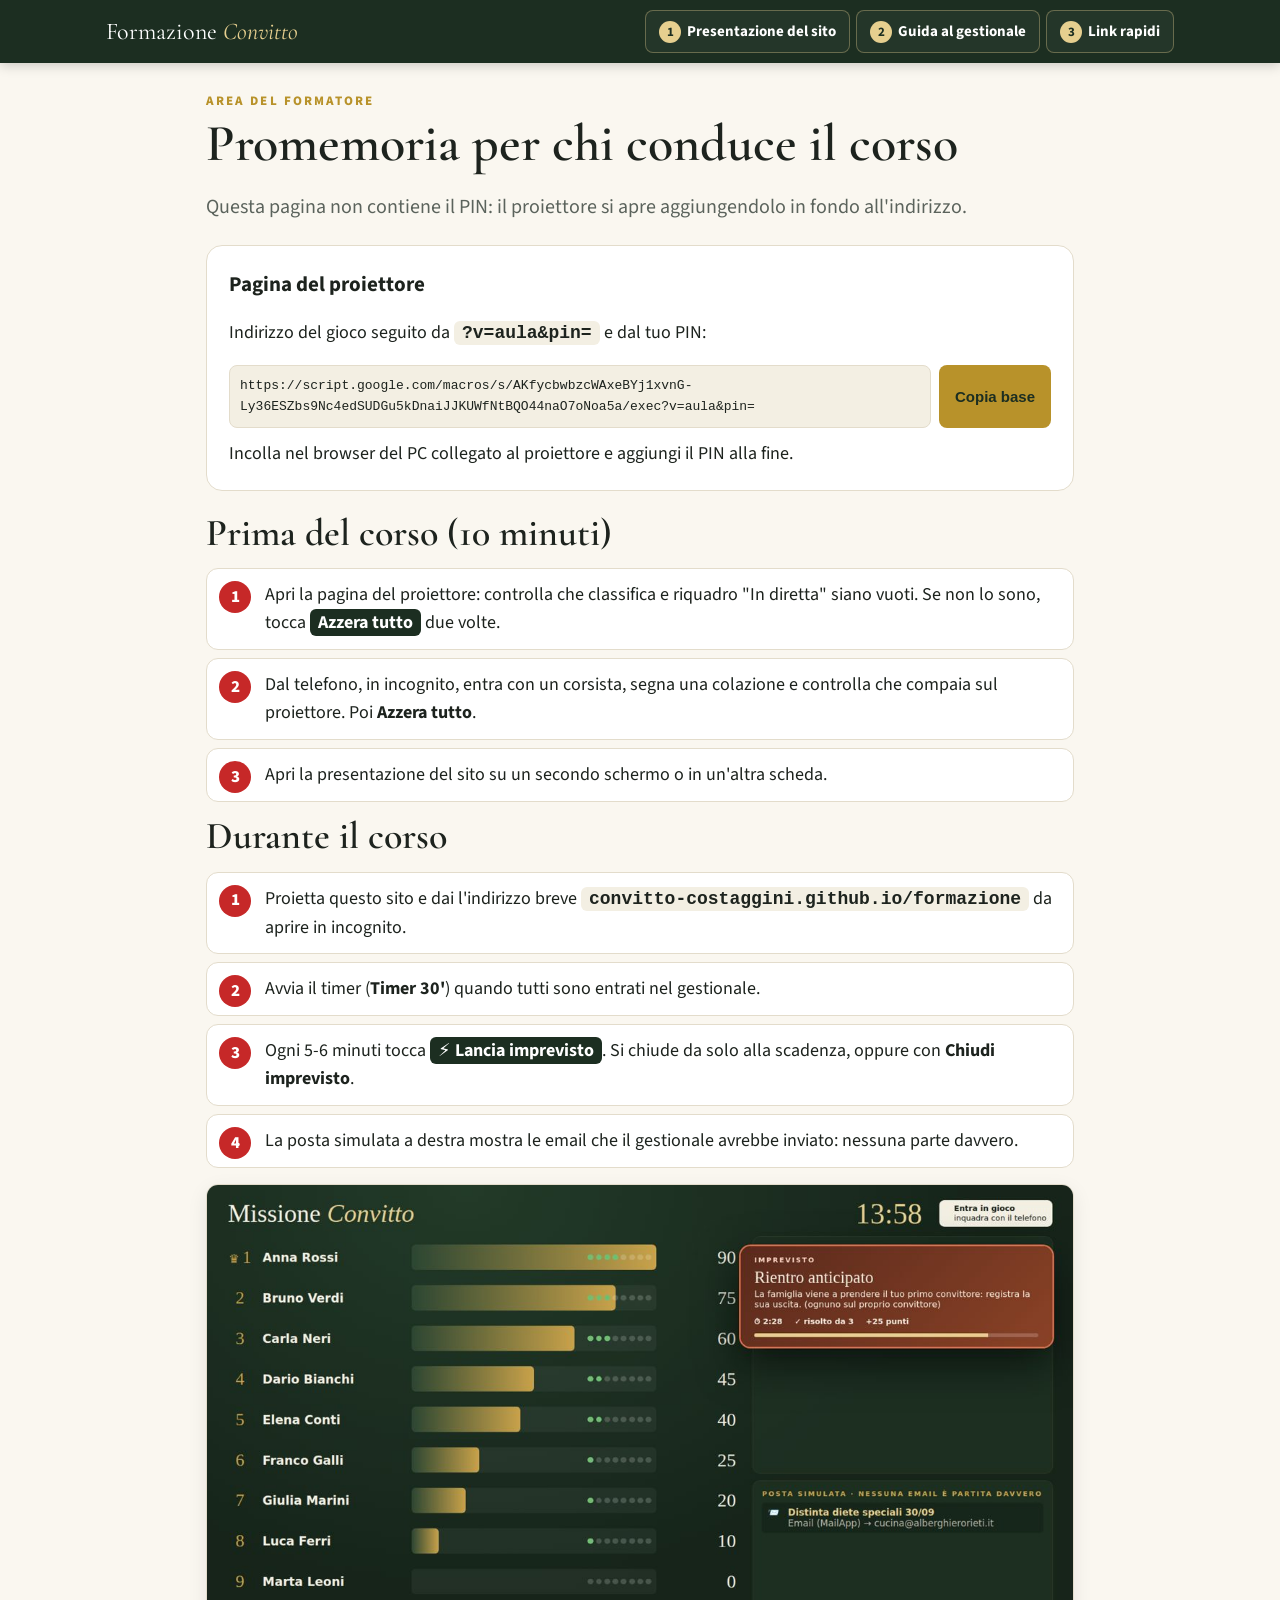
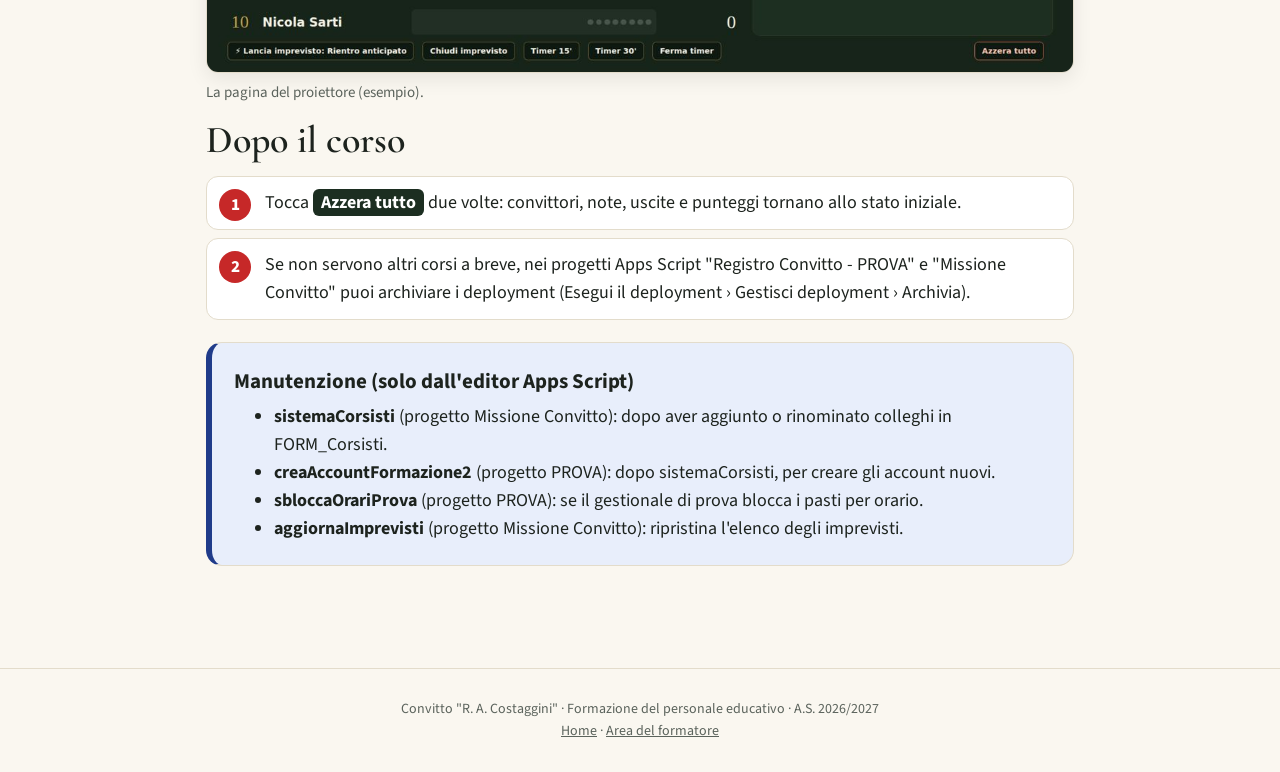
<file: formatore.html>
<!doctype html>
<html lang="it">
<head>
<meta charset="utf-8">
<meta name="viewport" content="width=device-width, initial-scale=1">
<title>Area del formatore · Formazione Convitto</title>
<meta name="robots" content="noindex">
<link rel="preconnect" href="https://fonts.googleapis.com">
<link rel="preconnect" href="https://fonts.gstatic.com" crossorigin>
<link rel="stylesheet" href="https://fonts.googleapis.com/css2?family=Cormorant+Garamond:ital,wght@0,500;0,600;1,500&family=Source+Sans+3:wght@400;600;700;800&display=swap">
<link rel="stylesheet" href="style.css">
</head>
<body>
<header class="top"><div class="top-in">
<a class="logo" href="index.html">Formazione <em>Convitto</em></a>
<nav class="menu" aria-label="Menu principale"><a href="presentazione/" class=""><span class="n">1</span>Presentazione del sito</a><a href="guida.html" class=""><span class="n">2</span>Guida al gestionale</a><a href="link.html" class=""><span class="n">3</span>Link rapidi</a></nav>
</div></header>
<main>

<div class="eyebrow">Area del formatore</div>
<h1>Promemoria per chi conduce il corso</h1>
<p class="lead">Questa pagina non contiene il PIN: il proiettore si apre aggiungendolo in fondo all'indirizzo.</p>

<div class="box"><h3>Pagina del proiettore</h3>
<p>Indirizzo del gioco seguito da <span class="cred">?v=aula&amp;pin=</span> e dal tuo PIN:</p>
<div class="url"><code>https://script.google.com/macros/s/AKfycbwbzcWAxeBYj1xvnG-Ly36ESZbs9Nc4edSUDGu5kDnaiJJKUWfNtBQO44naO7oNoa5a/exec?v=aula&pin=</code><button type="button" data-copia="https://script.google.com/macros/s/AKfycbwbzcWAxeBYj1xvnG-Ly36ESZbs9Nc4edSUDGu5kDnaiJJKUWfNtBQO44naO7oNoa5a/exec?v=aula&pin=">Copia base</button></div>
<p style="margin:0">Incolla nel browser del PC collegato al proiettore e aggiungi il PIN alla fine.</p></div>

<h2>Prima del corso (10 minuti)</h2>
<ol class="steps">
<li>Apri la pagina del proiettore: controlla che classifica e riquadro "In diretta" siano vuoti. Se non lo sono, tocca <b class="btn-name">Azzera tutto</b> due volte.</li>
<li>Dal telefono, in incognito, entra con un corsista, segna una colazione e controlla che compaia sul proiettore. Poi <b>Azzera tutto</b>.</li>
<li>Apri la presentazione del sito su un secondo schermo o in un'altra scheda.</li>
</ol>

<h2>Durante il corso</h2>
<ol class="steps">
<li>Proietta questo sito e dai l'indirizzo breve <span class="cred">convitto-costaggini.github.io/formazione</span> da aprire in incognito.</li>
<li>Avvia il timer (<b>Timer 30'</b>) quando tutti sono entrati nel gestionale.</li>
<li>Ogni 5-6 minuti tocca <b class="btn-name">⚡ Lancia imprevisto</b>. Si chiude da solo alla scadenza, oppure con <b>Chiudi imprevisto</b>.</li>
<li>La posta simulata a destra mostra le email che il gestionale avrebbe inviato: nessuna parte davvero.</li>
</ol>
<figure><img src="img/proiettore.jpg" alt="Pagina del proiettore con classifica e imprevisto" loading="lazy"><figcaption>La pagina del proiettore (esempio).</figcaption></figure>

<h2>Dopo il corso</h2>
<ol class="steps">
<li>Tocca <b class="btn-name">Azzera tutto</b> due volte: convittori, note, uscite e punteggi tornano allo stato iniziale.</li>
<li>Se non servono altri corsi a breve, nei progetti Apps Script "Registro Convitto - PROVA" e "Missione Convitto" puoi archiviare i deployment (Esegui il deployment › Gestisci deployment › Archivia).</li>
</ol>

<div class="box info"><h3>Manutenzione (solo dall'editor Apps Script)</h3>
<ul style="margin:0">
<li><b>sistemaCorsisti</b> (progetto Missione Convitto): dopo aver aggiunto o rinominato colleghi in FORM_Corsisti.</li>
<li><b>creaAccountFormazione2</b> (progetto PROVA): dopo sistemaCorsisti, per creare gli account nuovi.</li>
<li><b>sbloccaOrariProva</b> (progetto PROVA): se il gestionale di prova blocca i pasti per orario.</li>
<li><b>aggiornaImprevisti</b> (progetto Missione Convitto): ripristina l'elenco degli imprevisti.</li>
</ul></div>

</main>
<footer>Convitto "R. A. Costaggini" · Formazione del personale educativo · A.S. 2026/2027<br>
<a href="index.html">Home</a> · <a href="formatore.html">Area del formatore</a></footer>
<div class="toast" id="toast">Copiato</div>
<script>
document.addEventListener('click',function(e){
  var b=e.target.closest('[data-copia]'); if(!b) return;
  var t=b.getAttribute('data-copia');
  function ok(){var x=document.getElementById('toast');x.classList.add('on');setTimeout(function(){x.classList.remove('on')},1500);}
  if(navigator.clipboard&&navigator.clipboard.writeText){navigator.clipboard.writeText(t).then(ok,function(){prompt('Copia questo indirizzo:',t)});}
  else prompt('Copia questo indirizzo:',t);
});
</script>
</body>
</html>
</file>
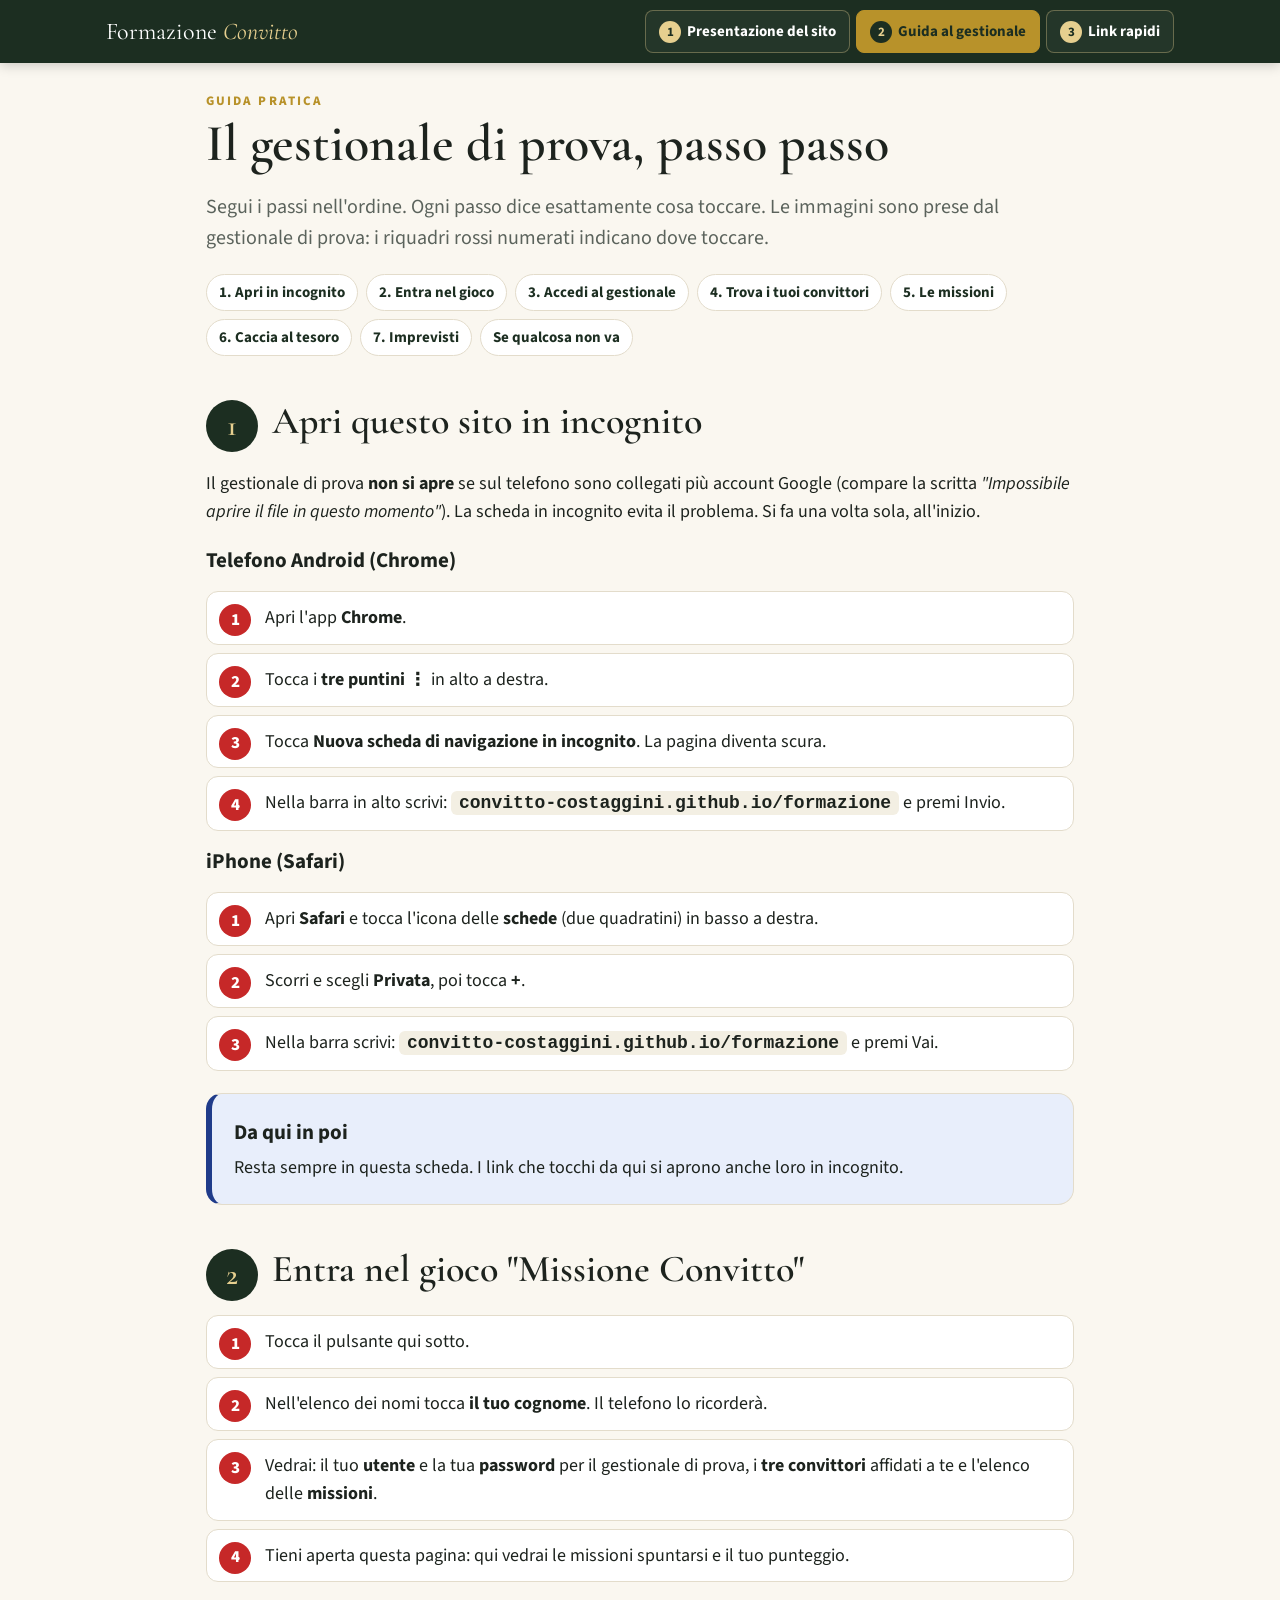
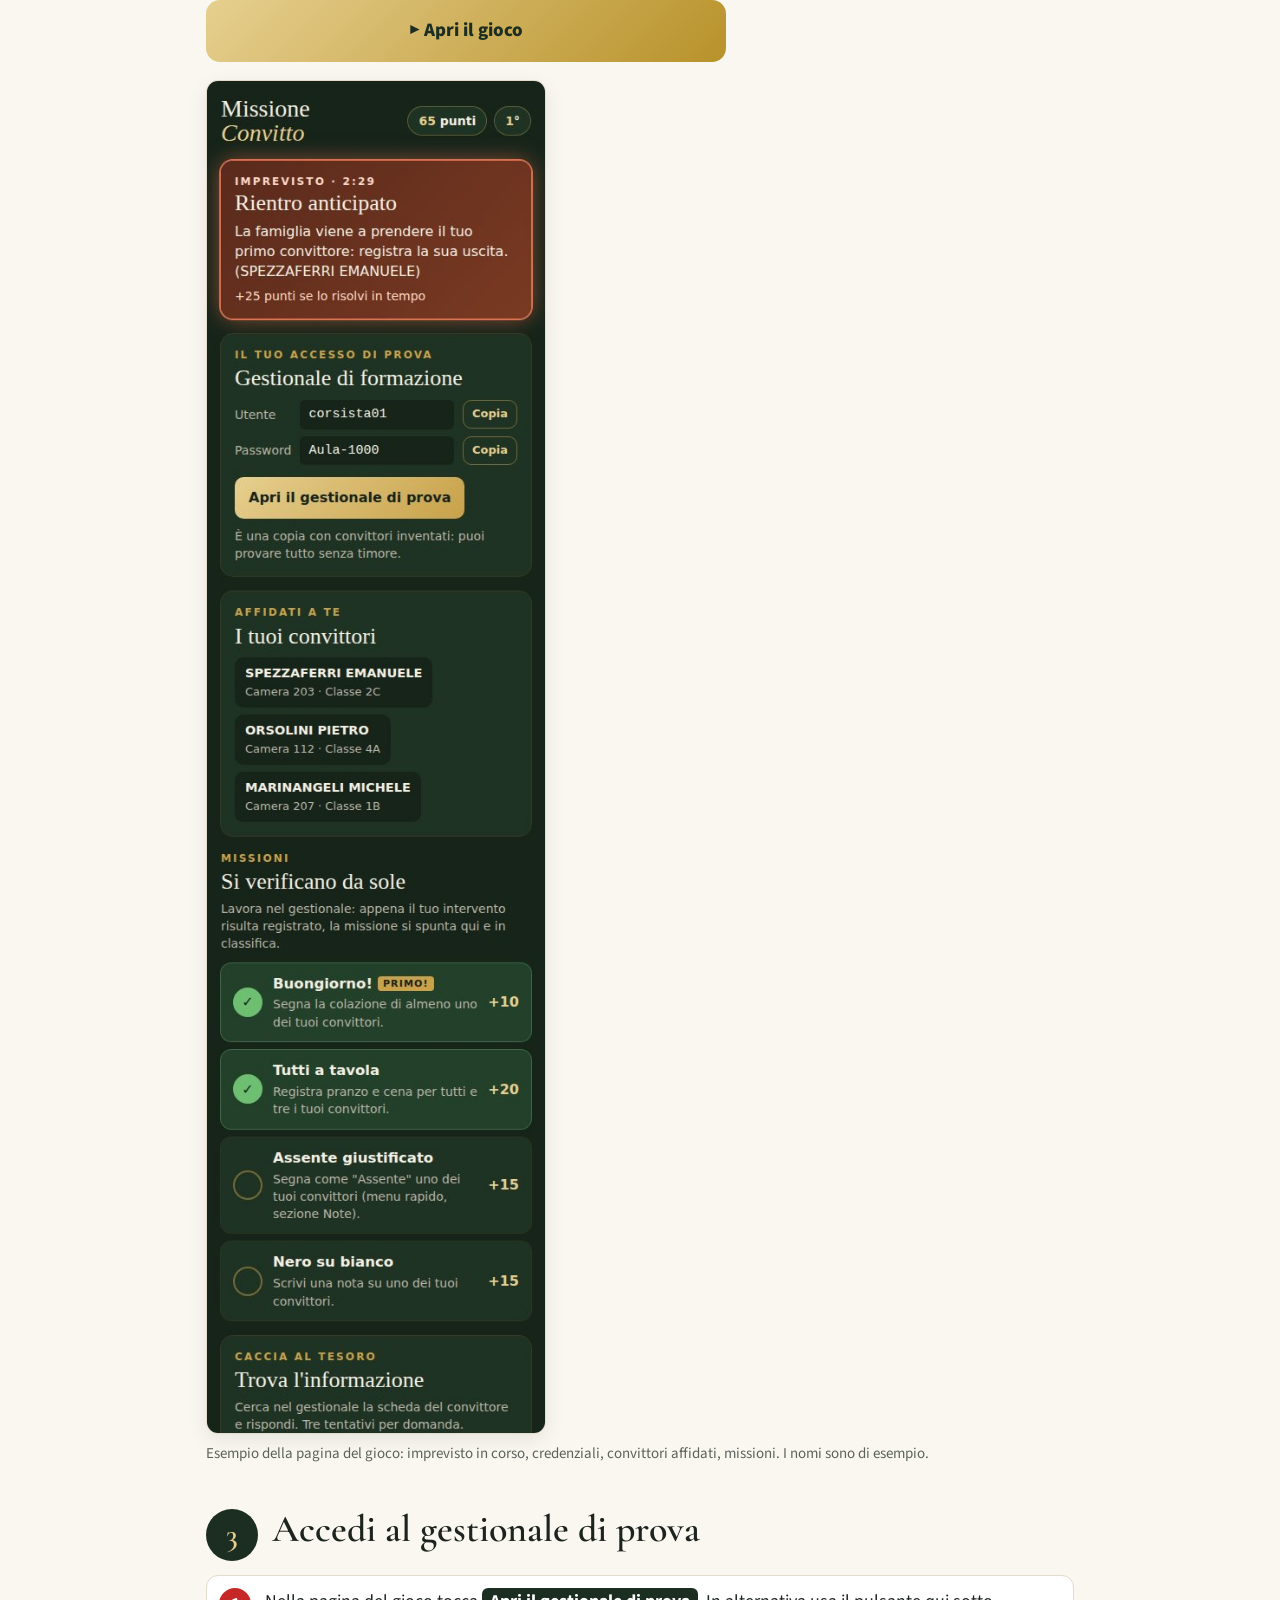
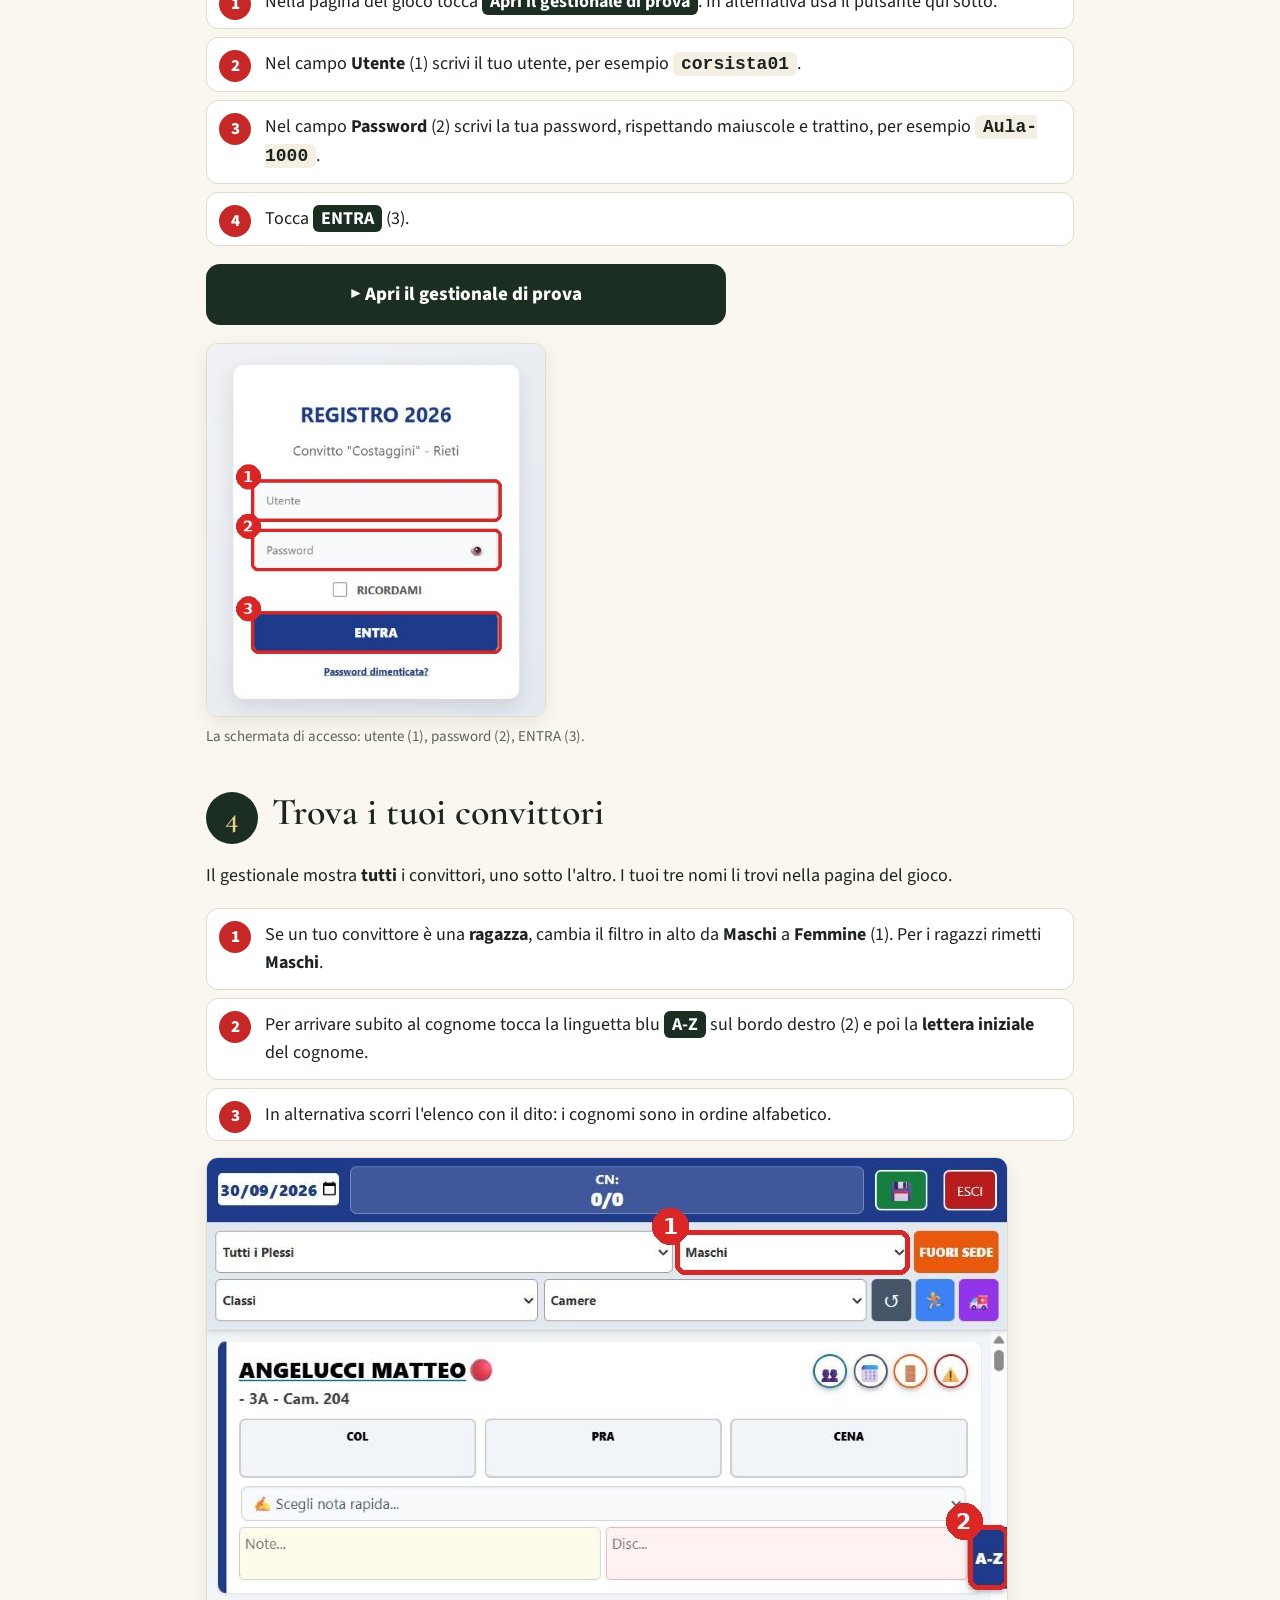
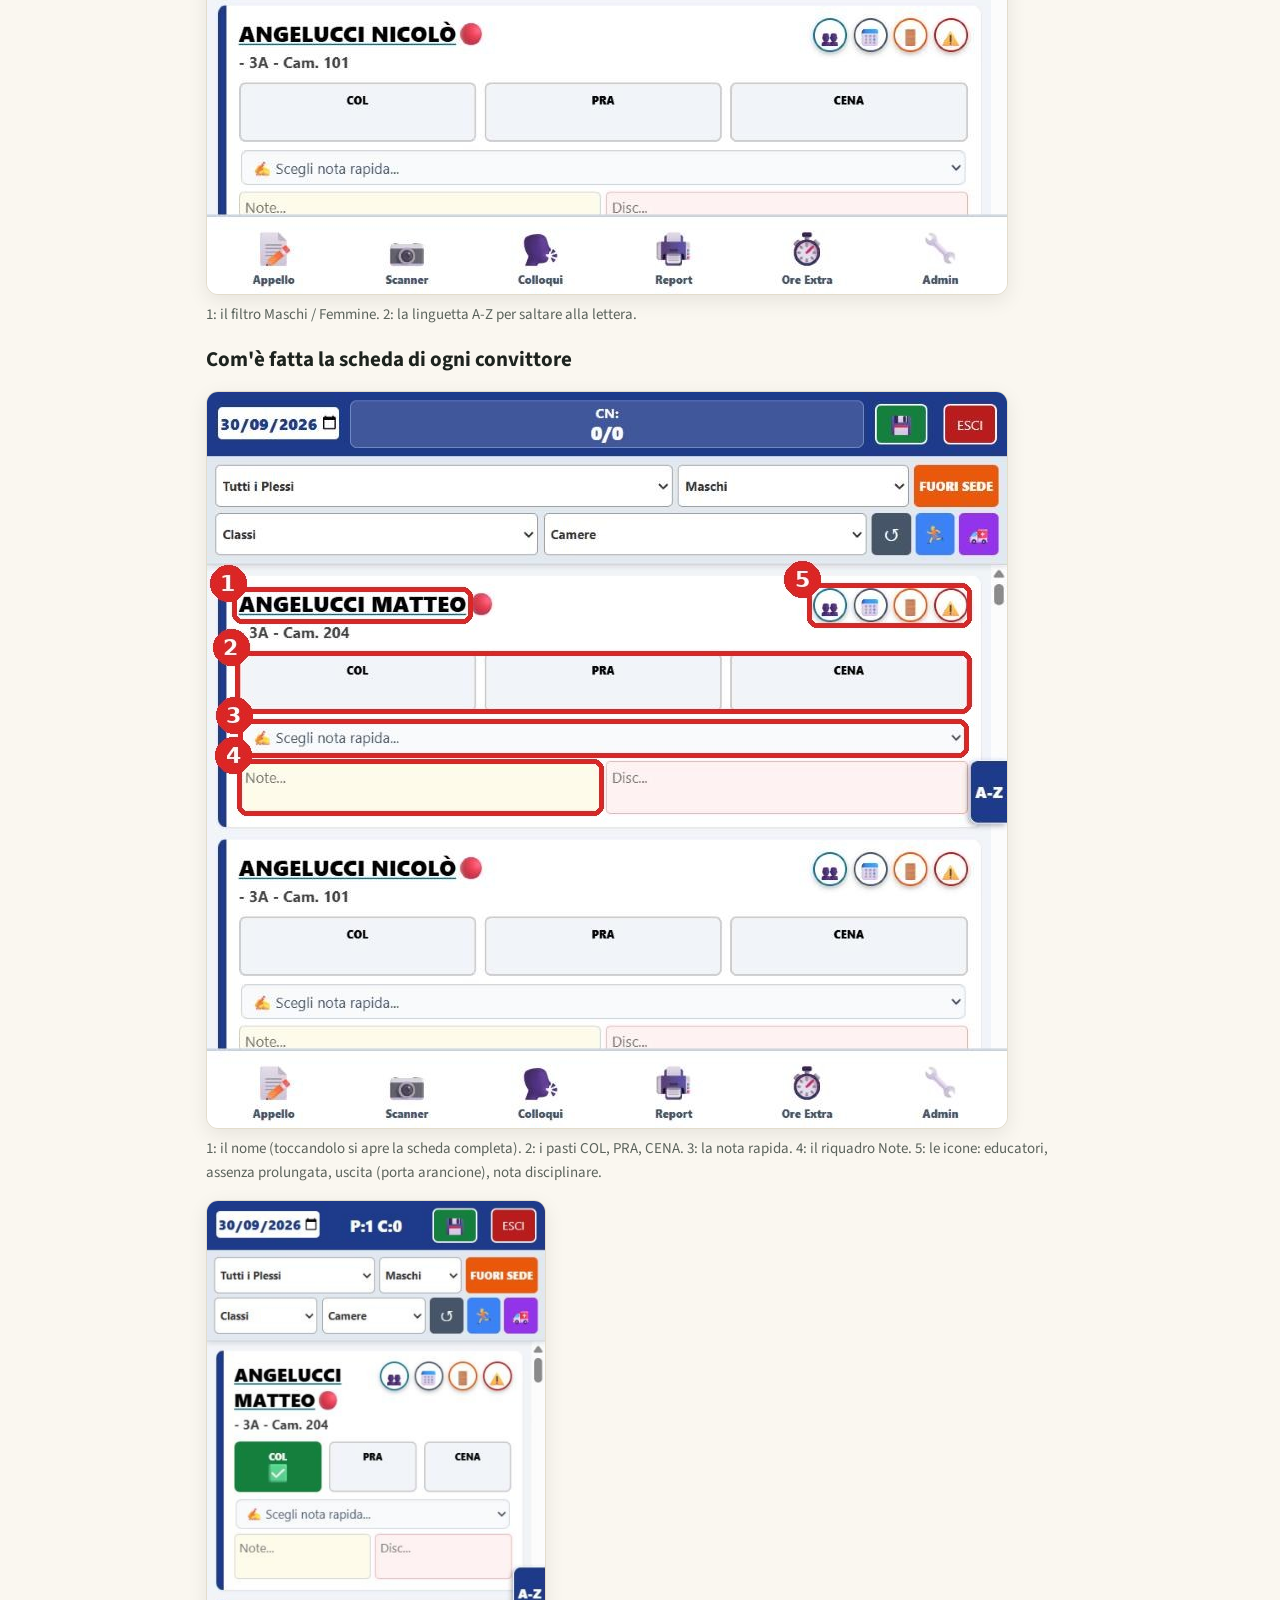
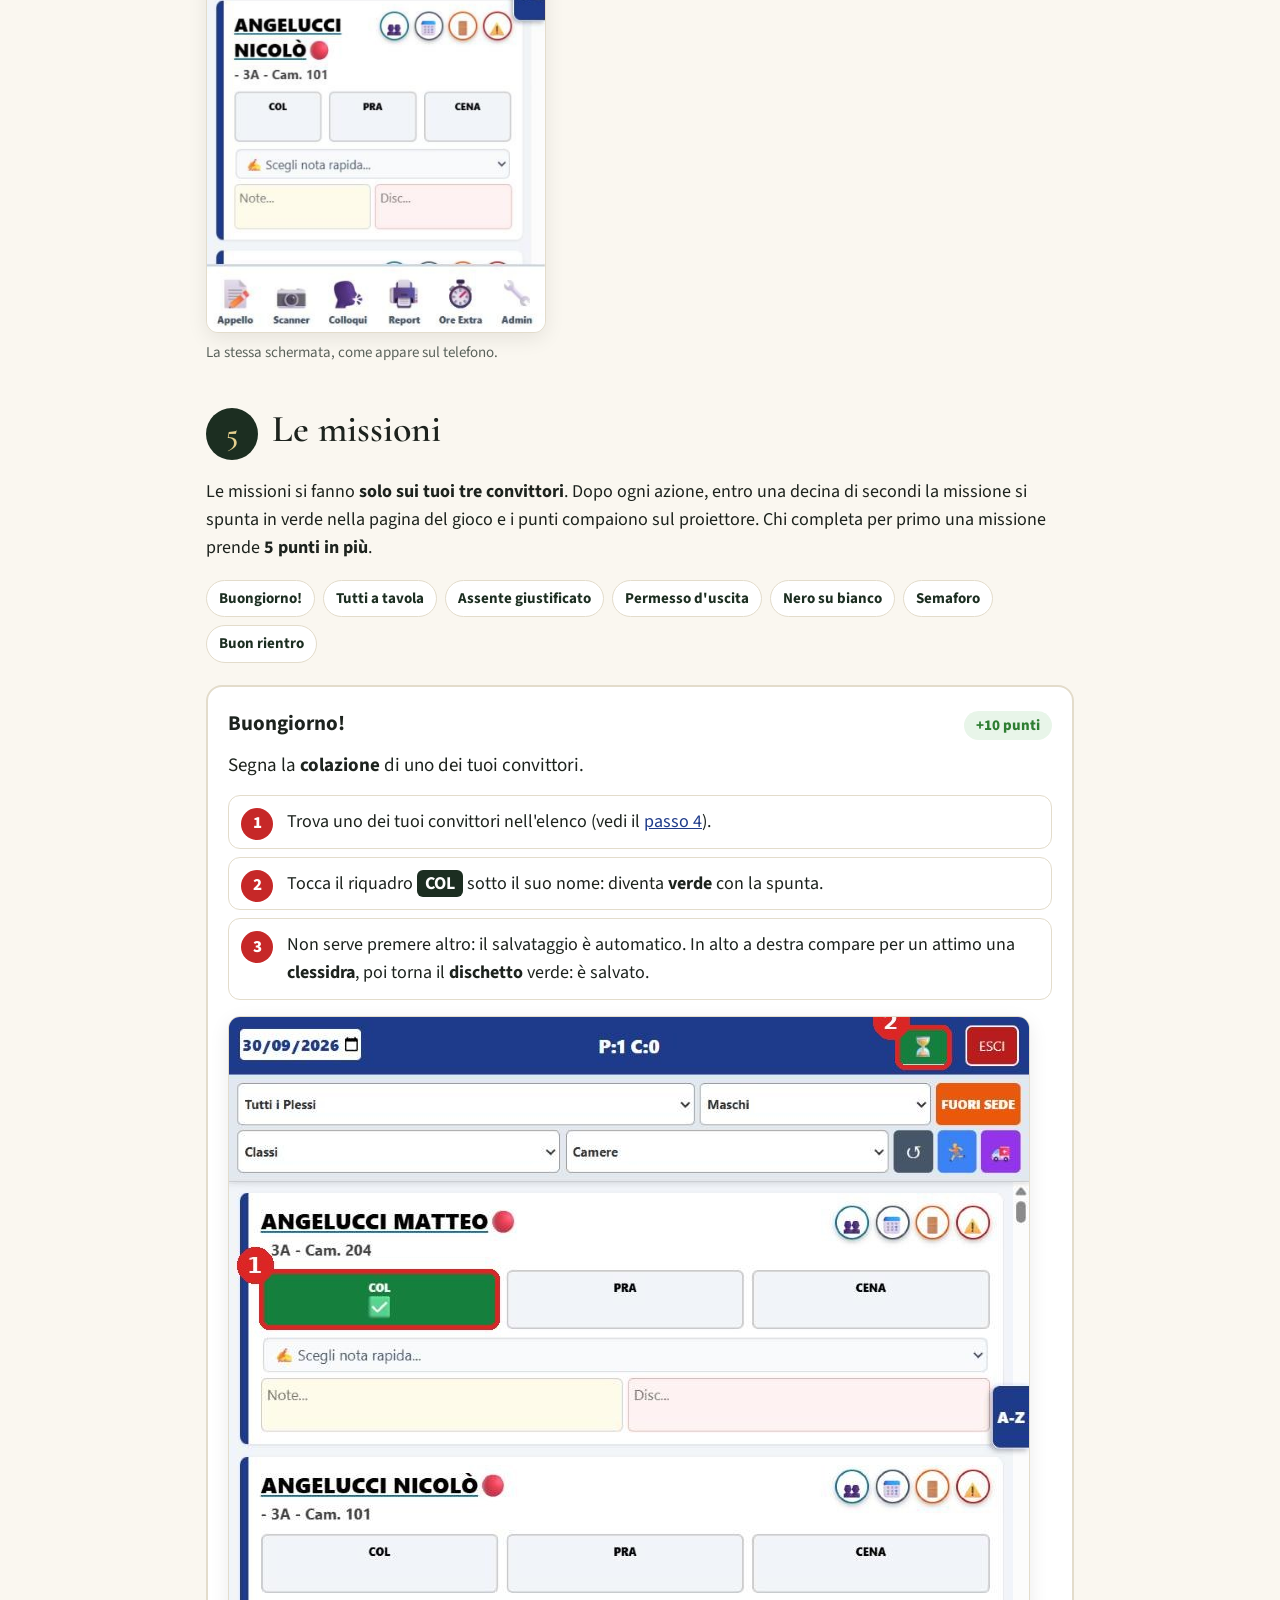
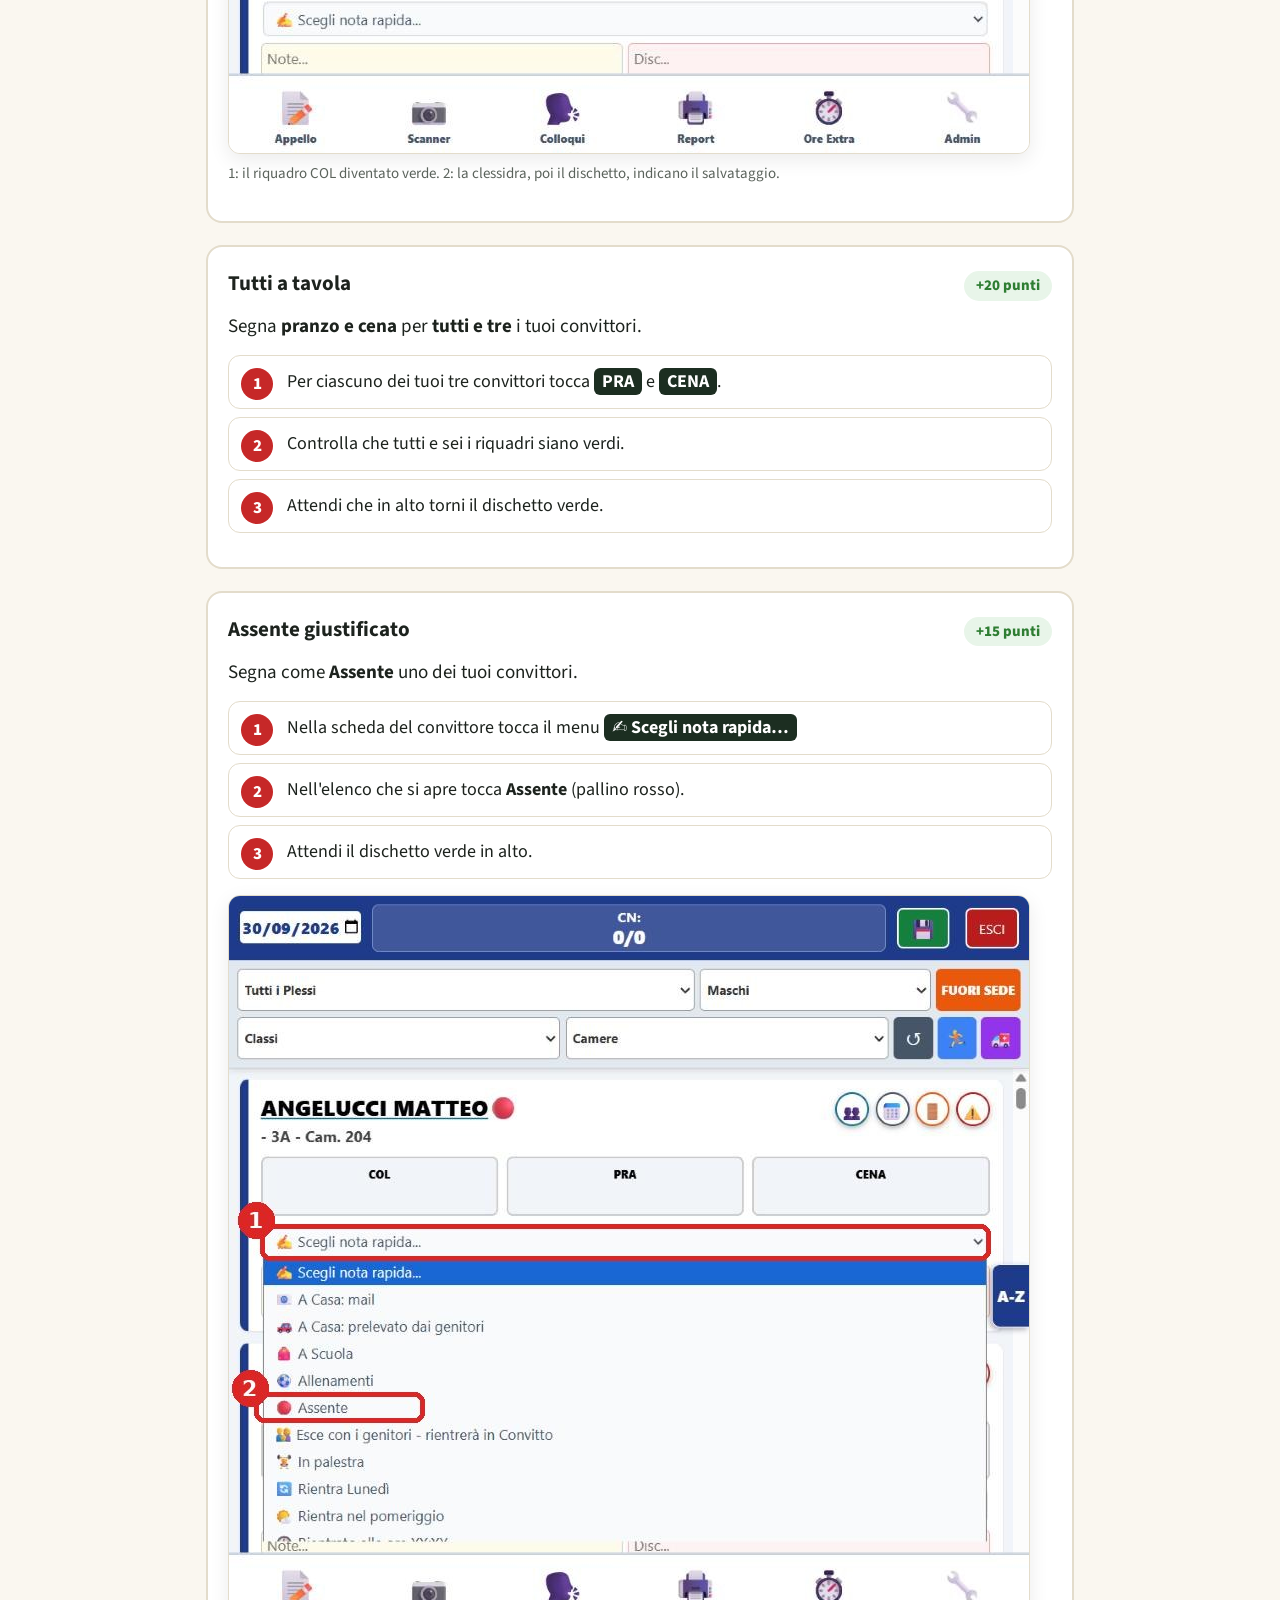
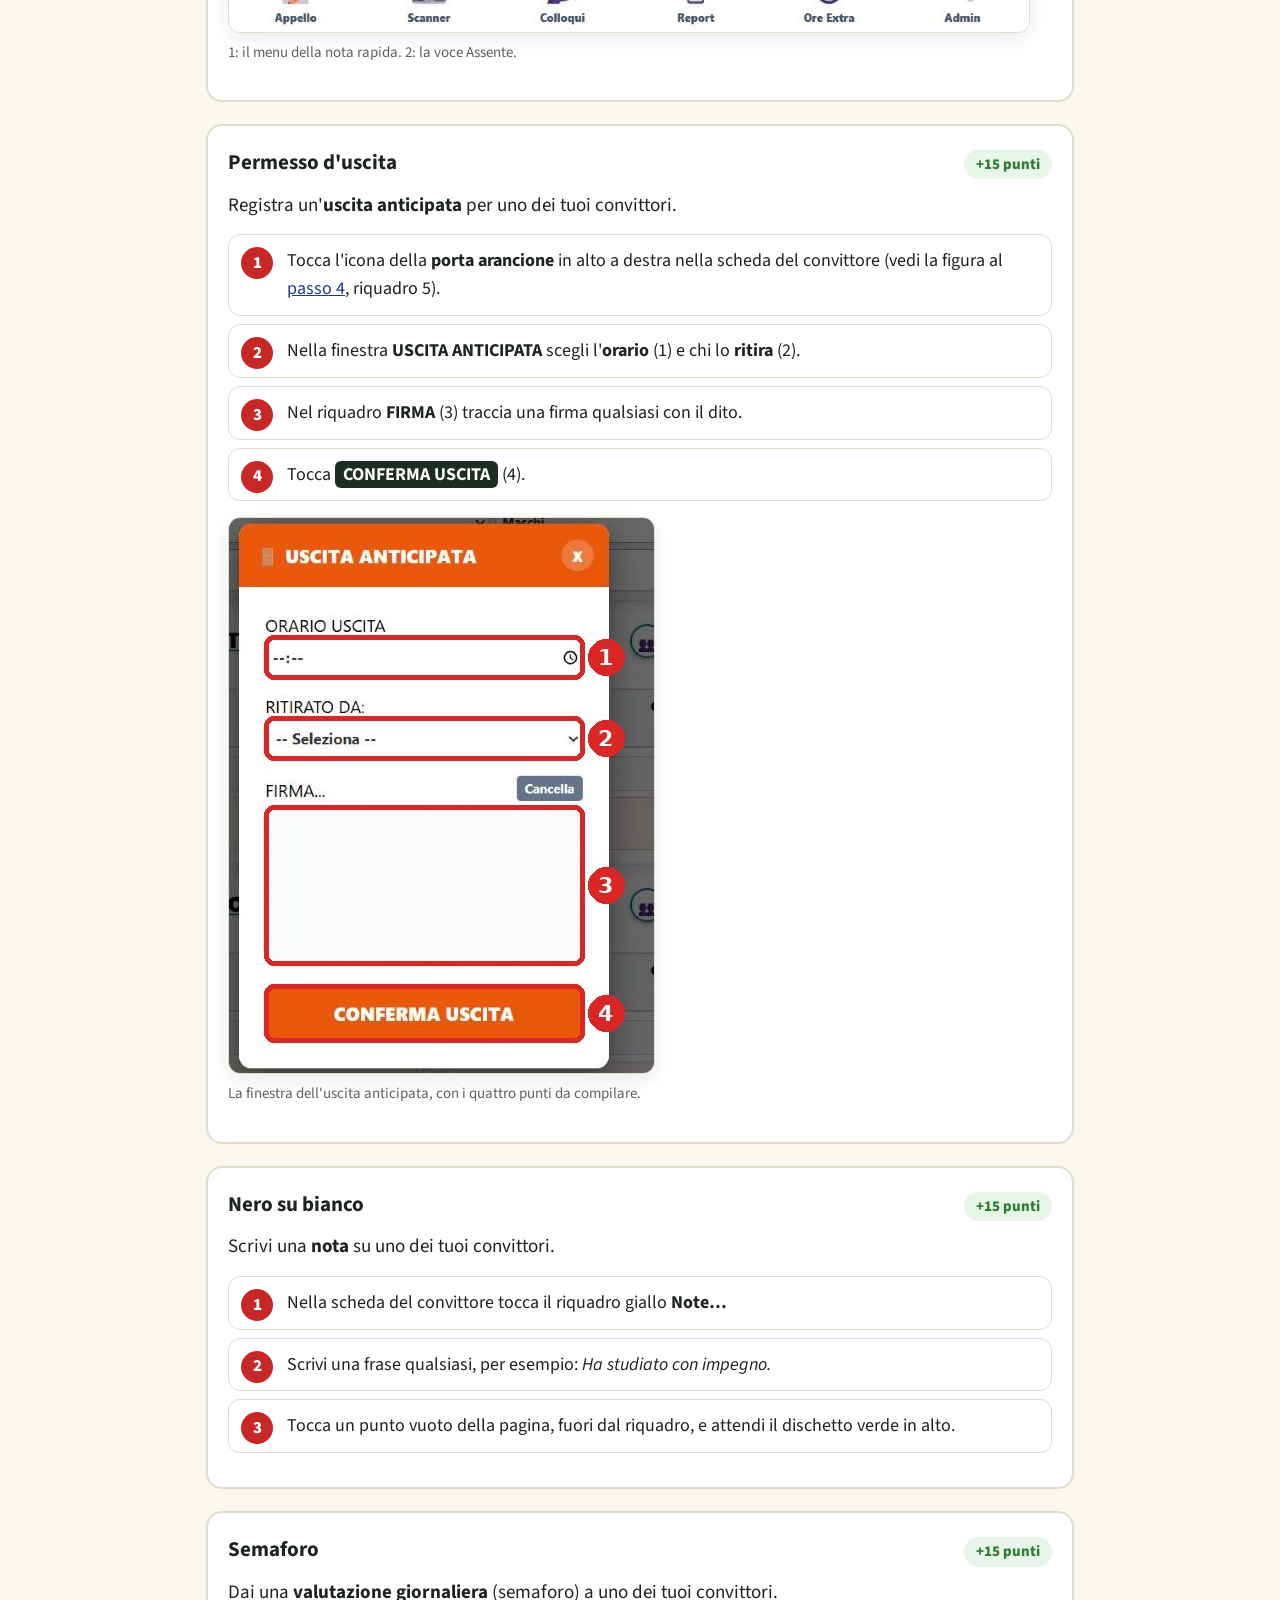
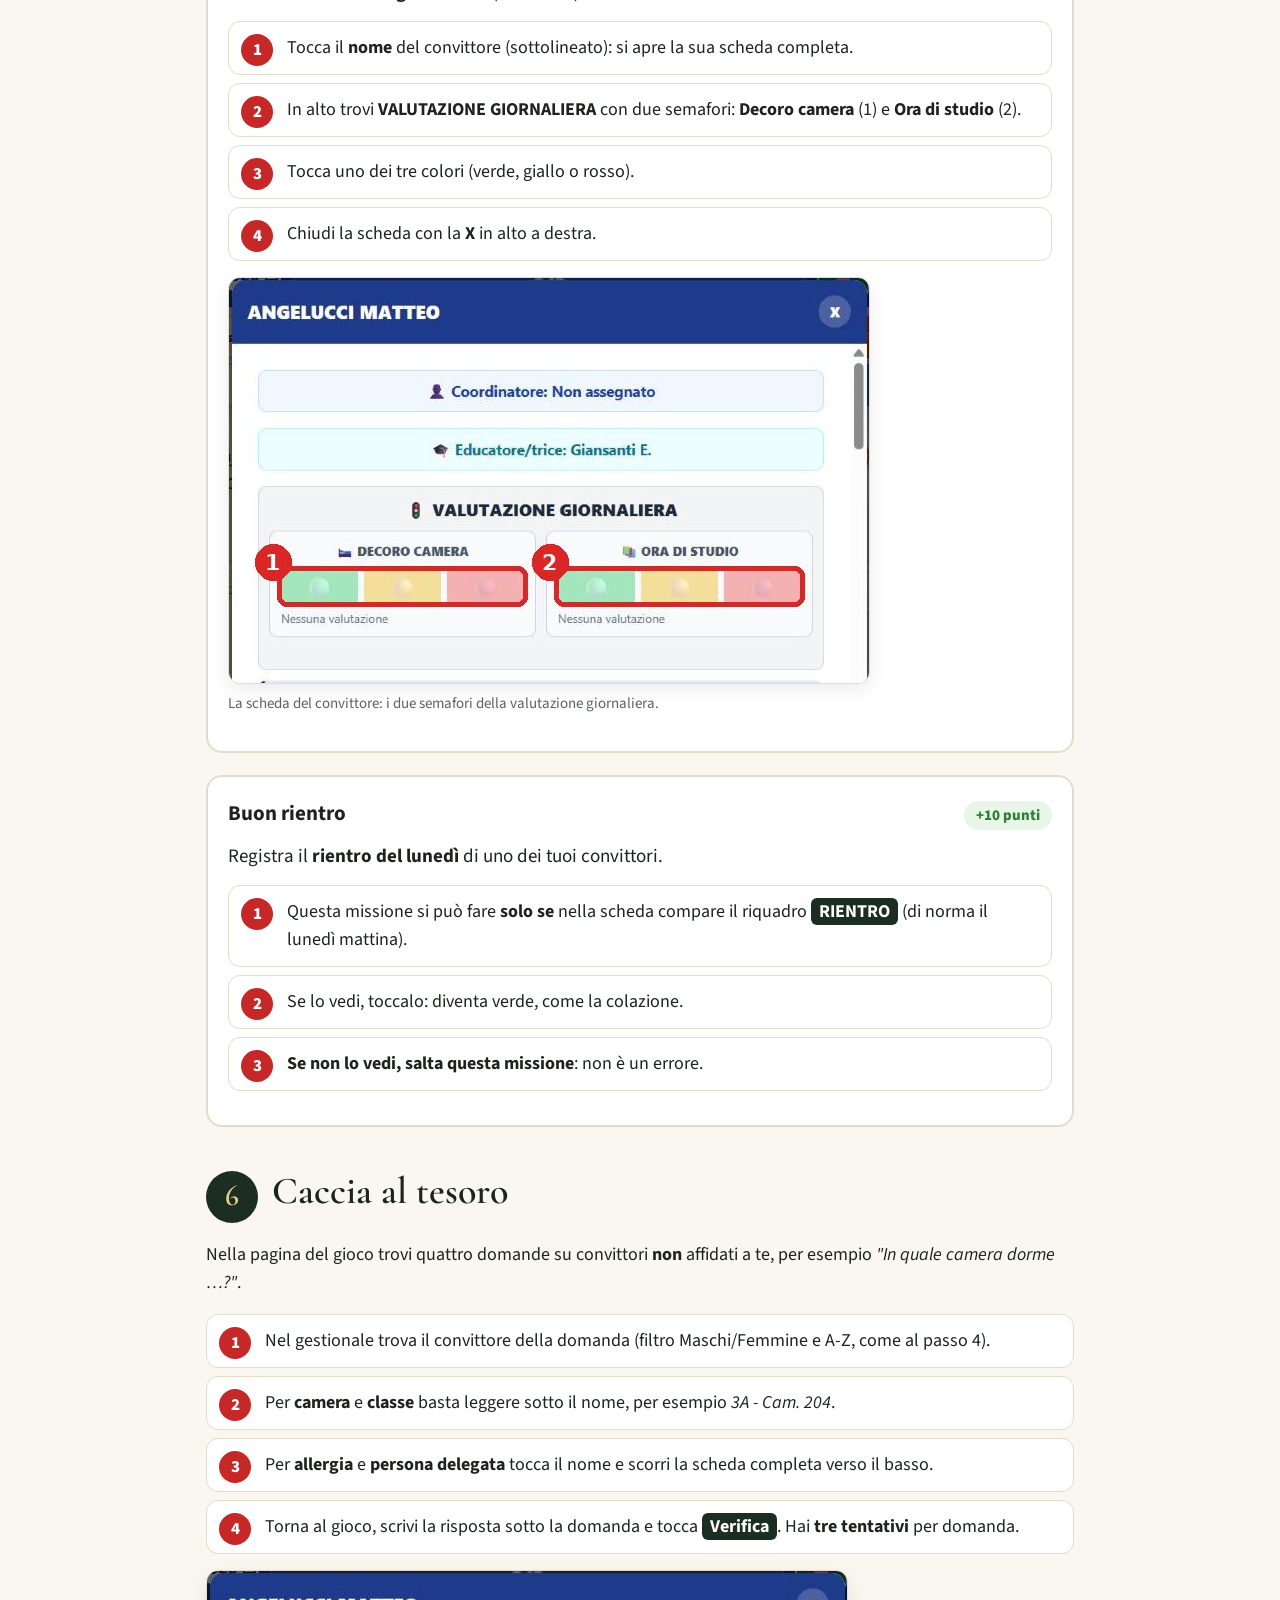
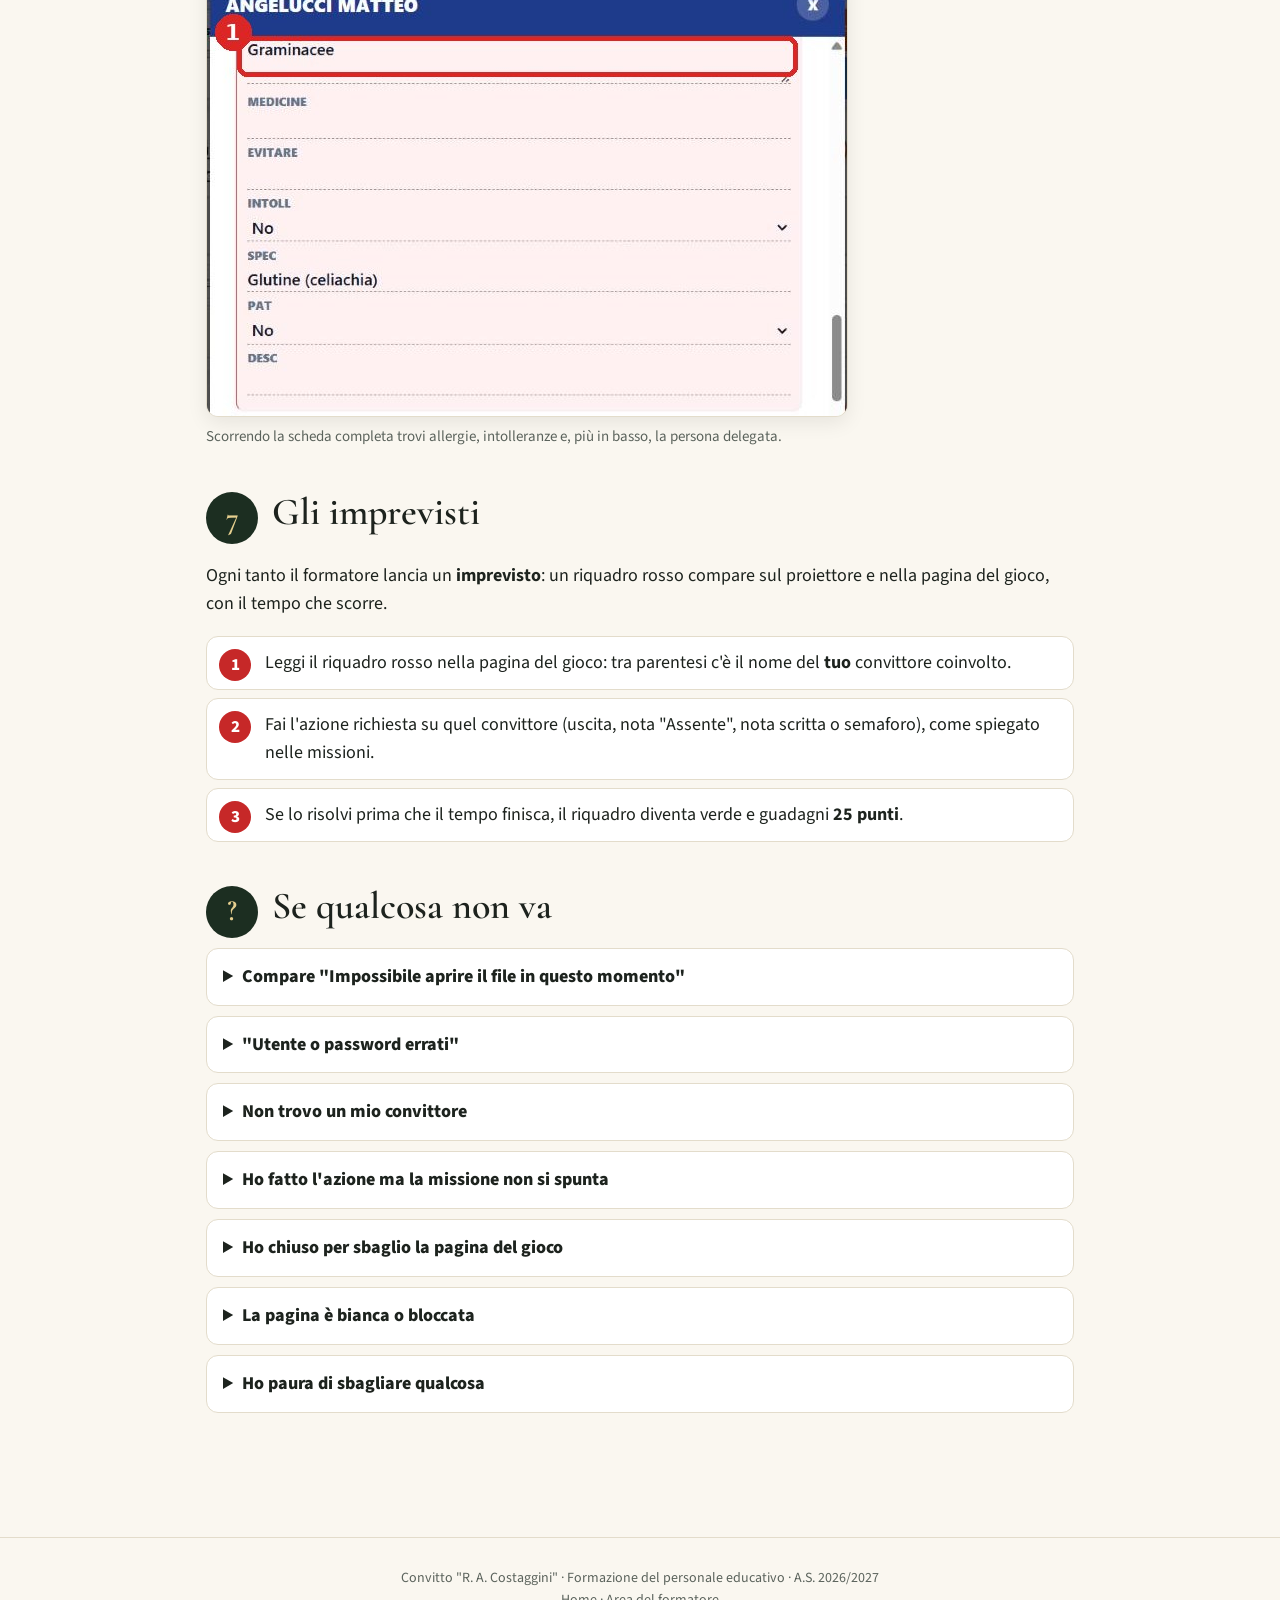
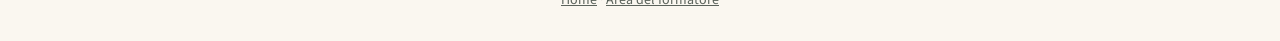
<file: guida.html>
<!doctype html>
<html lang="it">
<head>
<meta charset="utf-8">
<meta name="viewport" content="width=device-width, initial-scale=1">
<title>Guida al gestionale di prova</title>
<meta name="robots" content="noindex">
<link rel="preconnect" href="https://fonts.googleapis.com">
<link rel="preconnect" href="https://fonts.gstatic.com" crossorigin>
<link rel="stylesheet" href="https://fonts.googleapis.com/css2?family=Cormorant+Garamond:ital,wght@0,500;0,600;1,500&family=Source+Sans+3:wght@400;600;700;800&display=swap">
<link rel="stylesheet" href="style.css">
</head>
<body>
<header class="top"><div class="top-in">
<a class="logo" href="index.html">Formazione <em>Convitto</em></a>
<nav class="menu" aria-label="Menu principale"><a href="presentazione/" class=""><span class="n">1</span>Presentazione del sito</a><a href="guida.html" class="on"><span class="n">2</span>Guida al gestionale</a><a href="link.html" class=""><span class="n">3</span>Link rapidi</a></nav>
</div></header>
<main>

<div class="eyebrow">Guida pratica</div>
<h1>Il gestionale di prova, passo passo</h1>
<p class="lead">Segui i passi nell'ordine. Ogni passo dice esattamente cosa toccare. Le immagini sono prese dal gestionale di prova: i riquadri rossi numerati indicano dove toccare.</p>

<div class="indice">
  <a href="#passo1">1. Apri in incognito</a><a href="#passo2">2. Entra nel gioco</a><a href="#passo3">3. Accedi al gestionale</a><a href="#passo4">4. Trova i tuoi convittori</a><a href="#passo5">5. Le missioni</a><a href="#passo6">6. Caccia al tesoro</a><a href="#passo7">7. Imprevisti</a><a href="#aiuto">Se qualcosa non va</a>
</div>

<section class="passo" id="passo1">
<div class="passo-tit"><span class="num">1</span><h2>Apri questo sito in incognito</h2></div>
<p>Il gestionale di prova <b>non si apre</b> se sul telefono sono collegati più account Google (compare la scritta <i>"Impossibile aprire il file in questo momento"</i>). La scheda in incognito evita il problema. Si fa una volta sola, all'inizio.</p>
<h3>Telefono Android (Chrome)</h3>
<ol class="steps">
<li>Apri l'app <b>Chrome</b>.</li>
<li>Tocca i <b>tre puntini ⋮</b> in alto a destra.</li>
<li>Tocca <b>Nuova scheda di navigazione in incognito</b>. La pagina diventa scura.</li>
<li>Nella barra in alto scrivi: <span class="cred">convitto-costaggini.github.io/formazione</span> e premi Invio.</li>
</ol>
<h3>iPhone (Safari)</h3>
<ol class="steps">
<li>Apri <b>Safari</b> e tocca l'icona delle <b>schede</b> (due quadratini) in basso a destra.</li>
<li>Scorri e scegli <b>Privata</b>, poi tocca <b>+</b>.</li>
<li>Nella barra scrivi: <span class="cred">convitto-costaggini.github.io/formazione</span> e premi Vai.</li>
</ol>
<div class="box info"><h3>Da qui in poi</h3><p style="margin:0">Resta sempre in questa scheda. I link che tocchi da qui si aprono anche loro in incognito.</p></div>
</section>

<section class="passo" id="passo2">
<div class="passo-tit"><span class="num">2</span><h2>Entra nel gioco "Missione Convitto"</h2></div>
<ol class="steps">
<li>Tocca il pulsante qui sotto.</li>
<li>Nell'elenco dei nomi tocca <b>il tuo cognome</b>. Il telefono lo ricorderà.</li>
<li>Vedrai: il tuo <b>utente</b> e la tua <b>password</b> per il gestionale di prova, i <b>tre convittori</b> affidati a te e l'elenco delle <b>missioni</b>.</li>
<li>Tieni aperta questa pagina: qui vedrai le missioni spuntarsi e il tuo punteggio.</li>
</ol>
<p><a class="bigbtn oro" href="https://script.google.com/macros/s/AKfycbwbzcWAxeBYj1xvnG-Ly36ESZbs9Nc4edSUDGu5kDnaiJJKUWfNtBQO44naO7oNoa5a/exec" target="_blank" rel="noopener">▶ Apri il gioco</a></p>
<figure class="tel"><img src="img/gioco-telefono.jpg" alt="Esempio della pagina del gioco sul telefono" loading="lazy"><figcaption>Esempio della pagina del gioco: imprevisto in corso, credenziali, convittori affidati, missioni. I nomi sono di esempio.</figcaption></figure>
</section>

<section class="passo" id="passo3">
<div class="passo-tit"><span class="num">3</span><h2>Accedi al gestionale di prova</h2></div>
<ol class="steps">
<li>Nella pagina del gioco tocca <b class="btn-name">Apri il gestionale di prova</b>. In alternativa usa il pulsante qui sotto.</li>
<li>Nel campo <b>Utente</b> (1) scrivi il tuo utente, per esempio <span class="cred">corsista01</span>.</li>
<li>Nel campo <b>Password</b> (2) scrivi la tua password, rispettando maiuscole e trattino, per esempio <span class="cred">Aula-1000</span>.</li>
<li>Tocca <b class="btn-name">ENTRA</b> (3).</li>
</ol>
<p><a class="bigbtn" href="https://script.google.com/macros/s/AKfycbxI06OCfmzpYocQXN3thdCiEPBS1V67ezb0kUG4l_iO-R5T8NuPgMXZ4-6rFHvqXICYvg/exec" target="_blank" rel="noopener">▶ Apri il gestionale di prova</a></p>
<figure class="tel"><img src="img/a01-login.jpg" alt="Schermata di accesso al gestionale con i campi numerati" loading="lazy"><figcaption>La schermata di accesso: utente (1), password (2), ENTRA (3).</figcaption></figure>
</section>

<section class="passo" id="passo4">
<div class="passo-tit"><span class="num">4</span><h2>Trova i tuoi convittori</h2></div>
<p>Il gestionale mostra <b>tutti</b> i convittori, uno sotto l'altro. I tuoi tre nomi li trovi nella pagina del gioco.</p>
<ol class="steps">
<li>Se un tuo convittore è una <b>ragazza</b>, cambia il filtro in alto da <b>Maschi</b> a <b>Femmine</b> (1). Per i ragazzi rimetti <b>Maschi</b>.</li>
<li>Per arrivare subito al cognome tocca la linguetta blu <b class="btn-name">A-Z</b> sul bordo destro (2) e poi la <b>lettera iniziale</b> del cognome.</li>
<li>In alternativa scorri l'elenco con il dito: i cognomi sono in ordine alfabetico.</li>
</ol>
<figure><img src="img/a02-filtri.jpg" alt="Filtro Maschi Femmine e linguetta A-Z" loading="lazy"><figcaption>1: il filtro Maschi / Femmine. 2: la linguetta A-Z per saltare alla lettera.</figcaption></figure>
<h3>Com'è fatta la scheda di ogni convittore</h3>
<figure><img src="img/a02-scheda.jpg" alt="Scheda del convittore con le parti numerate" loading="lazy"><figcaption>1: il nome (toccandolo si apre la scheda completa). 2: i pasti COL, PRA, CENA. 3: la nota rapida. 4: il riquadro Note. 5: le icone: educatori, assenza prolungata, uscita (porta arancione), nota disciplinare.</figcaption></figure>
<figure class="tel"><img src="img/a02m-telefono.jpg" alt="La stessa schermata vista da telefono" loading="lazy"><figcaption>La stessa schermata, come appare sul telefono.</figcaption></figure>
</section>

<section class="passo" id="passo5">
<div class="passo-tit"><span class="num">5</span><h2>Le missioni</h2></div>
<p>Le missioni si fanno <b>solo sui tuoi tre convittori</b>. Dopo ogni azione, entro una decina di secondi la missione si spunta in verde nella pagina del gioco e i punti compaiono sul proiettore. Chi completa per primo una missione prende <b>5 punti in più</b>.</p>
<div class="indice"><a href="#m1">Buongiorno!</a><a href="#m2">Tutti a tavola</a><a href="#m3">Assente giustificato</a><a href="#m4">Permesso d'uscita</a><a href="#m5">Nero su bianco</a><a href="#m6">Semaforo</a><a href="#m7">Buon rientro</a></div>
<div class="missione" id="m1"><div class="testa"><h3>Buongiorno!</h3><span class="pt">+10 punti</span></div><p class="cosa">Segna la <b>colazione</b> di uno dei tuoi convittori.</p><ol class="steps"><li>Trova uno dei tuoi convittori nell'elenco (vedi il <a href='#passo4'>passo 4</a>).</li><li>Tocca il riquadro <b class='btn-name'>COL</b> sotto il suo nome: diventa <b>verde</b> con la spunta.</li><li>Non serve premere altro: il salvataggio è automatico. In alto a destra compare per un attimo una <b>clessidra</b>, poi torna il <b>dischetto</b> verde: è salvato.</li></ol><figure><img src="img/a03-colazione.jpg" alt="1: il riquadro COL diventato verde. 2: la clessidra, poi il dischetto, indicano il salvataggio." loading="lazy"><figcaption>1: il riquadro COL diventato verde. 2: la clessidra, poi il dischetto, indicano il salvataggio.</figcaption></figure></div><div class="missione" id="m2"><div class="testa"><h3>Tutti a tavola</h3><span class="pt">+20 punti</span></div><p class="cosa">Segna <b>pranzo e cena</b> per <b>tutti e tre</b> i tuoi convittori.</p><ol class="steps"><li>Per ciascuno dei tuoi tre convittori tocca <b class='btn-name'>PRA</b> e <b class='btn-name'>CENA</b>.</li><li>Controlla che tutti e sei i riquadri siano verdi.</li><li>Attendi che in alto torni il dischetto verde.</li></ol></div><div class="missione" id="m3"><div class="testa"><h3>Assente giustificato</h3><span class="pt">+15 punti</span></div><p class="cosa">Segna come <b>Assente</b> uno dei tuoi convittori.</p><ol class="steps"><li>Nella scheda del convittore tocca il menu <b class='btn-name'>✍ Scegli nota rapida…</b></li><li>Nell'elenco che si apre tocca <b>Assente</b> (pallino rosso).</li><li>Attendi il dischetto verde in alto.</li></ol><figure><img src="img/a04-assente.jpg" alt="1: il menu della nota rapida. 2: la voce Assente." loading="lazy"><figcaption>1: il menu della nota rapida. 2: la voce Assente.</figcaption></figure></div><div class="missione" id="m4"><div class="testa"><h3>Permesso d'uscita</h3><span class="pt">+15 punti</span></div><p class="cosa">Registra un'<b>uscita anticipata</b> per uno dei tuoi convittori.</p><ol class="steps"><li>Tocca l'icona della <b>porta arancione</b> in alto a destra nella scheda del convittore (vedi la figura al <a href='#passo4'>passo 4</a>, riquadro 5).</li><li>Nella finestra <b>USCITA ANTICIPATA</b> scegli l'<b>orario</b> (1) e chi lo <b>ritira</b> (2).</li><li>Nel riquadro <b>FIRMA</b> (3) traccia una firma qualsiasi con il dito.</li><li>Tocca <b class='btn-name'>CONFERMA USCITA</b> (4).</li></ol><figure><img src="img/a06-uscita.jpg" alt="La finestra dell'uscita anticipata, con i quattro punti da compilare." loading="lazy"><figcaption>La finestra dell'uscita anticipata, con i quattro punti da compilare.</figcaption></figure></div><div class="missione" id="m5"><div class="testa"><h3>Nero su bianco</h3><span class="pt">+15 punti</span></div><p class="cosa">Scrivi una <b>nota</b> su uno dei tuoi convittori.</p><ol class="steps"><li>Nella scheda del convittore tocca il riquadro giallo <b>Note…</b></li><li>Scrivi una frase qualsiasi, per esempio: <i>Ha studiato con impegno.</i></li><li>Tocca un punto vuoto della pagina, fuori dal riquadro, e attendi il dischetto verde in alto.</li></ol></div><div class="missione" id="m6"><div class="testa"><h3>Semaforo</h3><span class="pt">+15 punti</span></div><p class="cosa">Dai una <b>valutazione giornaliera</b> (semaforo) a uno dei tuoi convittori.</p><ol class="steps"><li>Tocca il <b>nome</b> del convittore (sottolineato): si apre la sua scheda completa.</li><li>In alto trovi <b>VALUTAZIONE GIORNALIERA</b> con due semafori: <b>Decoro camera</b> (1) e <b>Ora di studio</b> (2).</li><li>Tocca uno dei tre colori (verde, giallo o rosso).</li><li>Chiudi la scheda con la <b>X</b> in alto a destra.</li></ol><figure><img src="img/a08-semaforo.jpg" alt="La scheda del convittore: i due semafori della valutazione giornaliera." loading="lazy"><figcaption>La scheda del convittore: i due semafori della valutazione giornaliera.</figcaption></figure></div><div class="missione" id="m7"><div class="testa"><h3>Buon rientro</h3><span class="pt">+10 punti</span></div><p class="cosa">Registra il <b>rientro del lunedì</b> di uno dei tuoi convittori.</p><ol class="steps"><li>Questa missione si può fare <b>solo se</b> nella scheda compare il riquadro <b class='btn-name'>RIENTRO</b> (di norma il lunedì mattina).</li><li>Se lo vedi, toccalo: diventa verde, come la colazione.</li><li><b>Se non lo vedi, salta questa missione</b>: non è un errore.</li></ol></div>
</section>

<section class="passo" id="passo6">
<div class="passo-tit"><span class="num">6</span><h2>Caccia al tesoro</h2></div>
<p>Nella pagina del gioco trovi quattro domande su convittori <b>non</b> affidati a te, per esempio <i>"In quale camera dorme …?"</i>.</p>
<ol class="steps">
<li>Nel gestionale trova il convittore della domanda (filtro Maschi/Femmine e A-Z, come al passo 4).</li>
<li>Per <b>camera</b> e <b>classe</b> basta leggere sotto il nome, per esempio <i>3A - Cam. 204</i>.</li>
<li>Per <b>allergia</b> e <b>persona delegata</b> tocca il nome e scorri la scheda completa verso il basso.</li>
<li>Torna al gioco, scrivi la risposta sotto la domanda e tocca <b class="btn-name">Verifica</b>. Hai <b>tre tentativi</b> per domanda.</li>
</ol>
<figure><img src="img/a09-allergie.jpg" alt="Scheda completa con le allergie" loading="lazy"><figcaption>Scorrendo la scheda completa trovi allergie, intolleranze e, più in basso, la persona delegata.</figcaption></figure>
</section>

<section class="passo" id="passo7">
<div class="passo-tit"><span class="num">7</span><h2>Gli imprevisti</h2></div>
<p>Ogni tanto il formatore lancia un <b>imprevisto</b>: un riquadro rosso compare sul proiettore e nella pagina del gioco, con il tempo che scorre.</p>
<ol class="steps">
<li>Leggi il riquadro rosso nella pagina del gioco: tra parentesi c'è il nome del <b>tuo</b> convittore coinvolto.</li>
<li>Fai l'azione richiesta su quel convittore (uscita, nota "Assente", nota scritta o semaforo), come spiegato nelle missioni.</li>
<li>Se lo risolvi prima che il tempo finisca, il riquadro diventa verde e guadagni <b>25 punti</b>.</li>
</ol>
</section>

<section class="passo" id="aiuto">
<div class="passo-tit"><span class="num">?</span><h2>Se qualcosa non va</h2></div>
<details><summary>Compare "Impossibile aprire il file in questo momento"</summary><p>Non sei in incognito. Torna al <a href="#passo1">passo 1</a>, apri una scheda in incognito e riparti da lì.</p></details>
<details><summary>"Utente o password errati"</summary><p>Copia utente e password esattamente come li vedi nella pagina del gioco: maiuscole, trattino e numeri contano. Se il problema continua, chiama il formatore.</p></details>
<details><summary>Non trovo un mio convittore</summary><p>Controlla il filtro in alto: se è impostato su <b>Maschi</b> non vedrai le ragazze, e viceversa. Controlla anche che i filtri <b>Classi</b> e <b>Camere</b> siano vuoti; il pulsante grigio con la freccia circolare li azzera.</p></details>
<details><summary>Ho fatto l'azione ma la missione non si spunta</summary><p>Aspetta 10-15 secondi. Controlla di averla fatta su uno dei <b>tuoi</b> tre convittori e che in alto nel gestionale sia tornato il dischetto verde (non la clessidra). Per le note scritte, tocca fuori dal riquadro dopo aver scritto.</p></details>
<details><summary>Ho chiuso per sbaglio la pagina del gioco</summary><p>Riaprila dai <a href="link.html">Link rapidi</a>, sempre in incognito. Se ti chiede di nuovo il nome, toccalo: i punti già fatti restano.</p></details>
<details><summary>La pagina è bianca o bloccata</summary><p>Ricarica la pagina (freccia circolare del browser). Se non basta, chiudi la scheda e riapri il sito in incognito.</p></details>
<details><summary>Ho paura di sbagliare qualcosa</summary><p>Non puoi rompere niente: è un ambiente di prova con convittori inventati, e alla fine del corso viene tutto azzerato.</p></details>
</section>

</main>
<footer>Convitto "R. A. Costaggini" · Formazione del personale educativo · A.S. 2026/2027<br>
<a href="index.html">Home</a> · <a href="formatore.html">Area del formatore</a></footer>
<div class="toast" id="toast">Copiato</div>
<script>
document.addEventListener('click',function(e){
  var b=e.target.closest('[data-copia]'); if(!b) return;
  var t=b.getAttribute('data-copia');
  function ok(){var x=document.getElementById('toast');x.classList.add('on');setTimeout(function(){x.classList.remove('on')},1500);}
  if(navigator.clipboard&&navigator.clipboard.writeText){navigator.clipboard.writeText(t).then(ok,function(){prompt('Copia questo indirizzo:',t)});}
  else prompt('Copia questo indirizzo:',t);
});
</script>
</body>
</html>
</file>
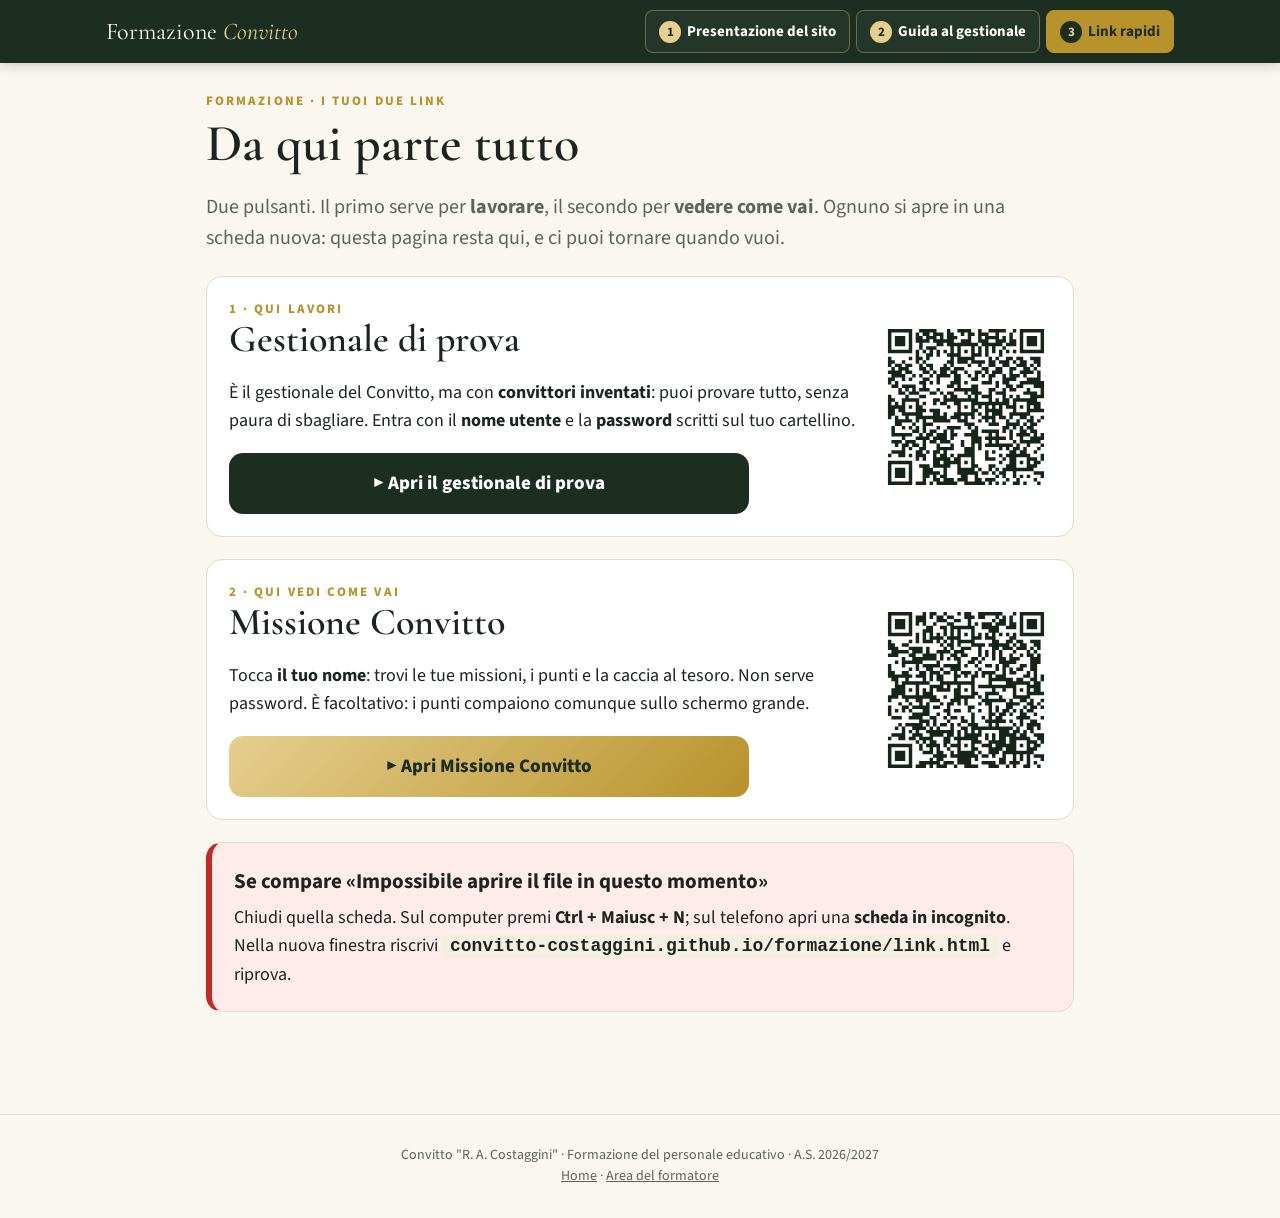
<file: link.html>
<!doctype html>
<html lang="it">
<head>
<meta charset="utf-8">
<meta name="viewport" content="width=device-width, initial-scale=1">
<title>I tuoi link · Formazione Convitto</title>
<meta name="robots" content="noindex">
<link rel="preconnect" href="https://fonts.googleapis.com">
<link rel="preconnect" href="https://fonts.gstatic.com" crossorigin>
<link rel="stylesheet" href="https://fonts.googleapis.com/css2?family=Cormorant+Garamond:ital,wght@0,500;0,600;1,500&family=Source+Sans+3:wght@400;600;700;800&display=swap">
<link rel="stylesheet" href="style.css">
</head>
<body>
<header class="top"><div class="top-in">
<a class="logo" href="index.html">Formazione <em>Convitto</em></a>
<nav class="menu" aria-label="Menu principale"><a href="presentazione/" class=""><span class="n">1</span>Presentazione del sito</a><a href="guida.html" class=""><span class="n">2</span>Guida al gestionale</a><a href="link.html" class="on"><span class="n">3</span>Link rapidi</a></nav>
</div></header>
<main>

<div class="eyebrow">Formazione · i tuoi due link</div>
<h1>Da qui parte tutto</h1>
<p class="lead">Due pulsanti. Il primo serve per <b>lavorare</b>, il secondo per <b>vedere come vai</b>. Ognuno si apre in una scheda nuova: questa pagina resta qui, e ci puoi tornare quando vuoi.</p>

<div class="box"><div class="linkcard"><div>
<div class="eyebrow">1 · Qui lavori</div><h2>Gestionale di prova</h2>
<p>È il gestionale del Convitto, ma con <b>convittori inventati</b>: puoi provare tutto, senza paura di sbagliare. Entra con il <b>nome utente</b> e la <b>password</b> scritti sul tuo cartellino.</p>
<a class="bigbtn" href="https://script.google.com/macros/s/AKfycbxI06OCfmzpYocQXN3thdCiEPBS1V67ezb0kUG4l_iO-R5T8NuPgMXZ4-6rFHvqXICYvg/exec" target="_blank" rel="noopener">▶ Apri il gestionale di prova</a>
</div><img class="qr" src="img/qr-gestionale.svg" alt="Codice QR del gestionale di prova"></div></div>

<div class="box"><div class="linkcard"><div>
<div class="eyebrow">2 · Qui vedi come vai</div><h2>Missione Convitto</h2>
<p>Tocca <b>il tuo nome</b>: trovi le tue missioni, i punti e la caccia al tesoro. Non serve password. È facoltativo: i punti compaiono comunque sullo schermo grande.</p>
<a class="bigbtn oro" href="https://script.google.com/macros/s/AKfycbwbzcWAxeBYj1xvnG-Ly36ESZbs9Nc4edSUDGu5kDnaiJJKUWfNtBQO44naO7oNoa5a/exec" target="_blank" rel="noopener">▶ Apri Missione Convitto</a>
</div><img class="qr" src="img/qr-gioco.svg" alt="Codice QR di Missione Convitto"></div></div>

<div class="box avviso"><h3>Se compare «Impossibile aprire il file in questo momento»</h3>
<p style="margin:0">Chiudi quella scheda. Sul computer premi <b>Ctrl + Maiusc + N</b>; sul telefono apri una <b>scheda in incognito</b>. Nella nuova finestra riscrivi <span class="cred">convitto-costaggini.github.io/formazione/link.html</span> e riprova.</p></div>

</main>
<footer>Convitto "R. A. Costaggini" · Formazione del personale educativo · A.S. 2026/2027<br>
<a href="index.html">Home</a> · <a href="formatore.html">Area del formatore</a></footer>
<div class="toast" id="toast">Copiato</div>
<script>
document.addEventListener('click',function(e){
  var b=e.target.closest('[data-copia]'); if(!b) return;
  var t=b.getAttribute('data-copia');
  function ok(){var x=document.getElementById('toast');x.classList.add('on');setTimeout(function(){x.classList.remove('on')},1500);}
  if(navigator.clipboard&&navigator.clipboard.writeText){navigator.clipboard.writeText(t).then(ok,function(){prompt('Copia questo indirizzo:',t)});}
  else prompt('Copia questo indirizzo:',t);
});
</script>
</body>
</html>
</file>
<file: style.css>
/* Formazione Convitto Costaggini: foglio di stile comune */
:root{
  --bosco:#1c2e21; --bosco2:#2c4632; --oro:#b8922a; --oro-chiaro:#e6cf8f;
  --carta:#faf7f0; --bianco:#ffffff; --inchiostro:#1d231e; --grigio:#5b635c; --linea:#e3dccb;
  --rosso:#c62828; --rosso-chiaro:#fdecea; --verde:#2e7d32; --verde-chiaro:#e8f5e9; --blu:#1f3b8a; --blu-chiaro:#e8eefb;
  --f-display:"Cormorant Garamond", Georgia, serif;
  --f-testo:"Source Sans 3", "Segoe UI", system-ui, sans-serif;
  color-scheme:light;
}
*{box-sizing:border-box}
html{scroll-behavior:smooth}
body{margin:0;background:var(--carta);color:var(--inchiostro);font-family:var(--f-testo);font-size:18px;line-height:1.55;-webkit-font-smoothing:antialiased}
a{color:var(--blu)}
img{max-width:100%;height:auto;display:block}

/* barra in alto */
.top{position:sticky;top:0;z-index:50;background:var(--bosco);color:#fff;box-shadow:0 2px 12px rgba(0,0,0,.2)}
.top-in{max-width:1100px;margin:0 auto;display:flex;align-items:center;gap:12px;padding:10px 16px;flex-wrap:wrap}
.logo{font-family:var(--f-display);font-size:24px;color:#fff;text-decoration:none;white-space:nowrap;margin-right:auto}
.logo em{color:var(--oro-chiaro)}
.menu{display:flex;gap:6px;flex-wrap:wrap}
.menu a{color:#fff;text-decoration:none;font-weight:700;font-size:15px;padding:9px 13px;border-radius:8px;border:1px solid rgba(230,207,143,.35);background:rgba(255,255,255,.04)}
.menu a:hover,.menu a:focus-visible{background:rgba(230,207,143,.18)}
.menu a.on{background:var(--oro);color:var(--bosco);border-color:var(--oro)}
.menu .n{display:inline-grid;place-items:center;width:22px;height:22px;border-radius:50%;background:var(--oro-chiaro);color:var(--bosco);font-size:13px;margin-right:6px}
.menu a.on .n{background:var(--bosco);color:var(--oro-chiaro)}

main{max-width:900px;margin:0 auto;padding:28px 16px 80px}
h1{font-family:var(--f-display);font-weight:600;font-size:clamp(34px,6vw,52px);line-height:1.05;margin:6px 0 12px;text-wrap:balance}
h2{font-family:var(--f-display);font-weight:600;font-size:clamp(28px,4.5vw,38px);line-height:1.1;margin:0 0 10px;text-wrap:balance}
h3{font-size:21px;margin:0 0 6px}
.eyebrow{font-size:13px;font-weight:800;letter-spacing:.16em;text-transform:uppercase;color:var(--oro)}
.lead{font-size:20px;color:var(--grigio);max-width:40em}

/* riquadri */
.box{background:var(--bianco);border:1px solid var(--linea);border-radius:16px;padding:22px;margin:22px 0}
.avviso{border-left:6px solid var(--rosso);background:var(--rosso-chiaro)}
.ok{border-left:6px solid var(--verde);background:var(--verde-chiaro)}
.info{border-left:6px solid var(--blu);background:var(--blu-chiaro)}
.avviso h3,.ok h3,.info h3{margin-top:0}

/* sezione passo */
.passo{scroll-margin-top:90px;margin:44px 0}
.passo-tit{display:flex;gap:14px;align-items:center;margin-bottom:10px}
.num{flex:none;width:52px;height:52px;border-radius:50%;background:var(--bosco);color:var(--oro-chiaro);display:grid;place-items:center;font-family:var(--f-display);font-size:30px;font-weight:600}

/* elenchi numerati grandi */
ol.steps{counter-reset:s;list-style:none;padding:0;margin:14px 0}
ol.steps>li{counter-increment:s;position:relative;padding:12px 12px 12px 58px;margin:8px 0;background:var(--bianco);border:1px solid var(--linea);border-radius:12px}
ol.steps>li::before{content:counter(s);position:absolute;left:12px;top:12px;width:32px;height:32px;border-radius:50%;background:var(--rosso);color:#fff;font-weight:800;display:grid;place-items:center;font-size:17px}
ol.steps>li b.btn-name{background:var(--bosco);color:#fff;padding:1px 8px;border-radius:6px;font-weight:700;white-space:nowrap}

/* figure */
figure{margin:16px 0}
figure img{border-radius:12px;border:1px solid var(--linea);box-shadow:0 6px 20px rgba(0,0,0,.08);background:#fff}
figure.tel img{max-width:340px}
figcaption{font-size:15px;color:var(--grigio);margin-top:8px}

/* pulsanti grandi */
.bigbtn{display:flex;align-items:center;justify-content:center;gap:10px;text-align:center;text-decoration:none;font-weight:800;font-size:19px;padding:16px 20px;border-radius:14px;background:var(--bosco);color:#fff;border:0;cursor:pointer;width:100%;max-width:520px}
.bigbtn.oro{background:linear-gradient(135deg,var(--oro-chiaro),var(--oro));color:var(--bosco)}
.bigbtn.rosso{background:var(--rosso)}
.bigbtn:focus-visible{outline:4px solid var(--oro);outline-offset:3px}

/* tessere home */
.tiles{display:grid;grid-template-columns:repeat(auto-fit,minmax(250px,1fr));gap:18px;margin:26px 0}
.tile{display:flex;flex-direction:column;gap:8px;text-decoration:none;color:inherit;background:var(--bianco);border:2px solid var(--linea);border-radius:18px;padding:22px;transition:border-color .2s,transform .2s}
.tile:hover,.tile:focus-visible{border-color:var(--oro);transform:translateY(-2px)}
.tile .big{font-family:var(--f-display);font-size:54px;line-height:1;color:var(--oro)}
.tile h3{font-size:24px}
.tile p{margin:0;color:var(--grigio);font-size:16px}
.tile .vai{margin-top:auto;font-weight:800;color:var(--bosco)}

/* scheda link */
.linkcard{display:grid;grid-template-columns:1fr 170px;gap:20px;align-items:center}
.linkcard .qr{width:170px;height:170px}
.url{display:flex;gap:8px;align-items:stretch;margin:12px 0}
.url code{flex:1;min-width:0;background:#f3efe3;border:1px solid var(--linea);border-radius:8px;padding:10px;font-size:13px;overflow-wrap:anywhere}
.url button{flex:none;border:0;border-radius:8px;background:var(--oro);color:var(--bosco);font-weight:800;padding:0 16px;cursor:pointer;font-size:15px}
.cred{font-family:ui-monospace,Consolas,monospace;background:#f3efe3;padding:2px 8px;border-radius:6px;font-weight:700}

/* missioni */
.missione{border:2px solid var(--linea);border-radius:16px;background:var(--bianco);padding:20px;margin:22px 0;scroll-margin-top:90px}
.missione .testa{display:flex;justify-content:space-between;gap:12px;align-items:baseline;flex-wrap:wrap}
.pt{font-weight:800;color:var(--verde);background:var(--verde-chiaro);border-radius:30px;padding:3px 12px;font-size:15px;white-space:nowrap}
.missione .cosa{font-size:19px;margin:6px 0 4px}

.indice{display:flex;flex-wrap:wrap;gap:8px;margin:12px 0}
.indice a{font-size:15px;font-weight:700;text-decoration:none;background:var(--bianco);border:1px solid var(--linea);border-radius:30px;padding:6px 12px;color:var(--bosco)}

details{background:var(--bianco);border:1px solid var(--linea);border-radius:12px;padding:14px 16px;margin:10px 0}
details summary{font-weight:800;cursor:pointer;font-size:18px}
details[open] summary{margin-bottom:8px}

footer{text-align:center;color:var(--grigio);font-size:14px;padding:30px 16px;border-top:1px solid var(--linea)}
footer a{color:var(--grigio)}

.toast{position:fixed;left:50%;bottom:20px;transform:translateX(-50%);background:var(--verde);color:#fff;font-weight:800;padding:12px 20px;border-radius:30px;opacity:0;transition:opacity .3s;pointer-events:none;z-index:99}
.toast.on{opacity:1}

@media (max-width:640px){
  body{font-size:17px}
  .linkcard{grid-template-columns:1fr}
  .linkcard .qr{width:150px;height:150px}
  .menu a{font-size:14px;padding:8px 10px}
  .logo{font-size:21px;width:100%}
}
@media (prefers-reduced-motion:reduce){*{transition:none!important;scroll-behavior:auto!important}}
.cred{overflow-wrap:anywhere;word-break:break-word}
.linkcard>div{min-width:0}
ol.steps>li{overflow-wrap:anywhere}
@media (max-width:640px){ol.steps>li b.btn-name{white-space:normal}}
</file>
